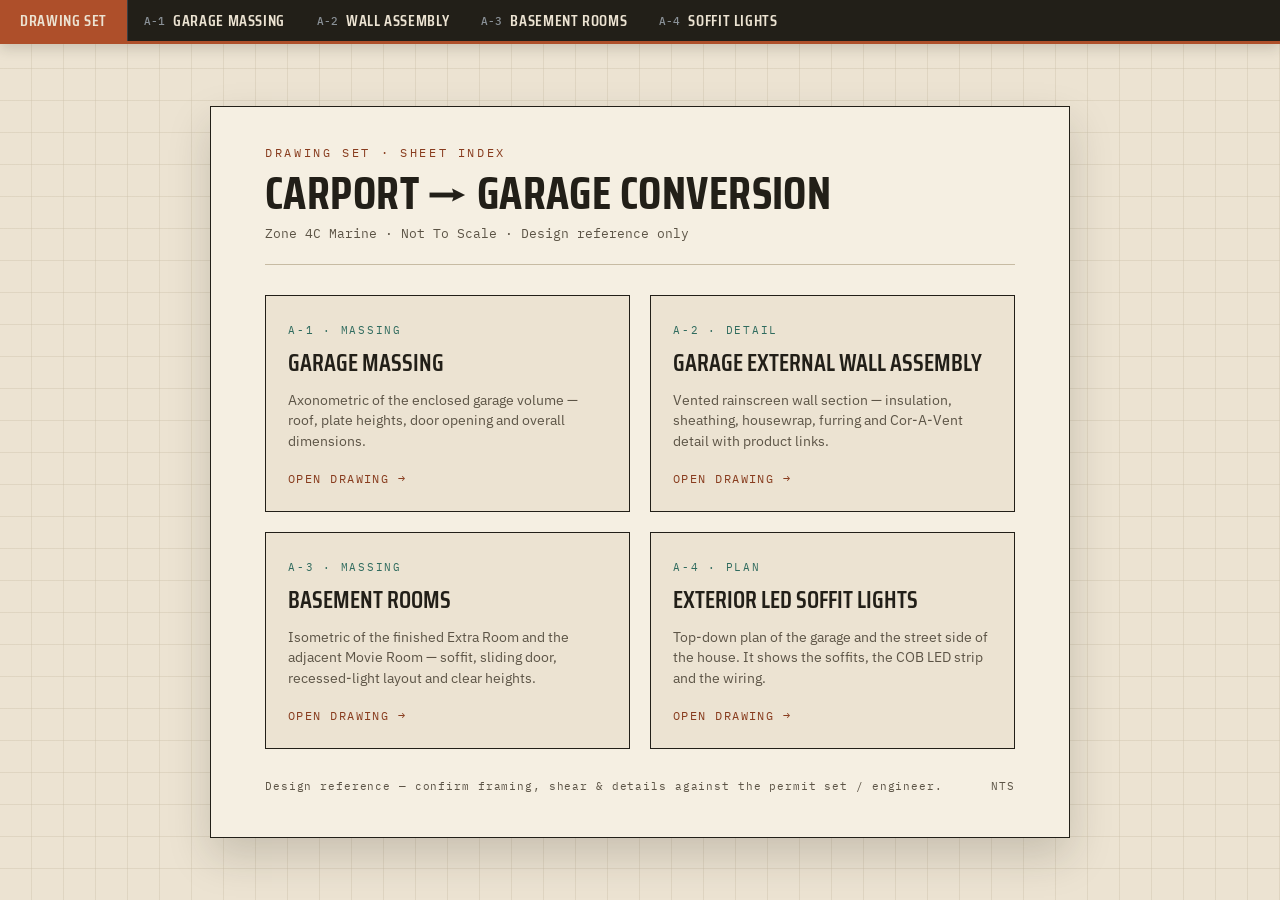
<file: index.html>
<!DOCTYPE html>
<html lang="en">

<head>
  <meta charset="UTF-8" />
  <meta name="viewport" content="width=device-width, initial-scale=1.0" />
  <title>Carport → Garage Conversion — Drawing Set</title>
  <meta name="robots" content="noindex" />
  <link rel="preconnect" href="https://fonts.googleapis.com" />
  <link rel="preconnect" href="https://fonts.gstatic.com" crossorigin />
  <link
    href="https://fonts.googleapis.com/css2?family=Saira+Condensed:wght@500;600;700&family=IBM+Plex+Mono:wght@400;500;600&family=IBM+Plex+Sans:wght@400;500;600&display=swap"
    rel="stylesheet" />
  <link rel="stylesheet" href="shared.css" />
  <style>
    body {
      min-height: 100vh;
      background:
        repeating-linear-gradient(0deg, transparent 0 31px, rgba(199, 187, 163, .35) 31px 32px),
        repeating-linear-gradient(90deg, transparent 0 31px, rgba(199, 187, 163, .35) 31px 32px),
        var(--paper);
      display: flex;
      flex-direction: column;
      align-items: center;
      justify-content: center;
      padding: 40px 20px;
    }

    .sheet {
      width: min(860px, 100%);
      box-shadow: 0 18px 40px rgba(34, 31, 24, .18);
      padding: 38px clamp(22px, 5vw, 54px) 44px;
    }

    .eyebrow {
      font-family: "IBM Plex Mono", monospace;
      font-size: 12px;
      letter-spacing: .22em;
      text-transform: uppercase;
      color: var(--rust-deep);
      margin: 0 0 10px;
    }

    h1 {
      font-family: "Saira Condensed", sans-serif;
      font-weight: 700;
      font-size: clamp(30px, 5vw, 46px);
      line-height: 1.02;
      letter-spacing: .01em;
      margin: 0 0 8px;
      text-transform: uppercase;
    }

    .sub {
      font-family: "IBM Plex Mono", monospace;
      font-size: 13px;
      color: var(--ink-soft);
      margin: 0 0 30px;
      padding-bottom: 22px;
      border-bottom: 1.5px solid var(--line);
    }

    .grid {
      display: grid;
      grid-template-columns: repeat(auto-fit, minmax(260px, 1fr));
      gap: 20px;
    }

    a.card {
      display: block;
      text-decoration: none;
      color: inherit;
      background: var(--paper);
      border: 1.5px solid var(--ink);
      padding: 22px 22px 24px;
      transition: transform .15s ease, box-shadow .15s ease;
    }

    a.card:hover {
      transform: translateY(-3px);
      box-shadow: 0 10px 22px rgba(34, 31, 24, .2);
    }

    .tag {
      font-family: "IBM Plex Mono", monospace;
      font-size: 11px;
      letter-spacing: .16em;
      text-transform: uppercase;
      color: var(--teal);
    }

    .card h2 {
      font-family: "Saira Condensed", sans-serif;
      font-weight: 600;
      text-transform: uppercase;
      font-size: 24px;
      margin: 6px 0 8px;
    }

    .card p {
      font-size: 14px;
      line-height: 1.45;
      color: var(--ink-soft);
      margin: 0 0 16px;
    }

    .go {
      font-family: "IBM Plex Mono", monospace;
      font-size: 12px;
      letter-spacing: .12em;
      text-transform: uppercase;
      color: var(--rust-deep);
    }

    .foot {
      margin-top: 30px;
      font-family: "IBM Plex Mono", monospace;
      font-size: 11px;
      letter-spacing: .08em;
      color: var(--ink-soft);
      display: flex;
      justify-content: space-between;
      flex-wrap: wrap;
      gap: 8px;
    }

    @media (prefers-reduced-motion: reduce) {
      a.card { transition: none; }
    }
  </style>
</head>

<body>
<nav class="drawnav" aria-label="Drawing set">
  <div class="drawnav-bar">
    <a class="home" href="index.html" aria-current="page">Drawing Set</a>
    <div class="sheets">
      <a href="garage-isometric.html"><span class="no">A-1</span>Garage Massing</a>
      <a href="wall-assembly-diagram.html"><span class="no">A-2</span>Wall Assembly</a>
      <a href="basement-rooms-isometric.html"><span class="no">A-3</span>Basement Rooms</a>
      <a href="exterior-led-soffit-lights.html"><span class="no">A-4</span>Soffit Lights</a>
    </div>
  </div>
</nav>
  <main class="sheet">
    <p class="eyebrow">Drawing Set · Sheet Index</p>
    <h1>Carport → Garage Conversion</h1>
    <p class="sub">Zone 4C Marine · Not To Scale · Design reference only</p>

    <div class="grid">
      <a class="card" href="garage-isometric.html">
        <span class="tag">A-1 · Massing</span>
        <h2>Garage Massing</h2>
        <p>Axonometric of the enclosed garage volume — roof, plate heights, door opening and overall dimensions.</p>
        <span class="go">Open drawing →</span>
      </a>

      <a class="card" href="wall-assembly-diagram.html">
        <span class="tag">A-2 · Detail</span>
        <h2>Garage External Wall Assembly</h2>
        <p>Vented rainscreen wall section — insulation, sheathing, housewrap, furring and Cor-A-Vent detail with product links.</p>
        <span class="go">Open drawing →</span>
      </a>

      <a class="card" href="basement-rooms-isometric.html">
        <span class="tag">A-3 · Massing</span>
        <h2>Basement Rooms</h2>
        <p>Isometric of the finished Extra Room and the adjacent Movie Room — soffit, sliding door, recessed-light layout and clear heights.</p>
        <span class="go">Open drawing →</span>
      </a>

      <a class="card" href="exterior-led-soffit-lights.html">
        <span class="tag">A-4 · Plan</span>
        <h2>Exterior LED Soffit Lights</h2>
        <p>Top-down plan of the garage and the street side of the house. It shows the soffits, the COB LED strip and the wiring.</p>
        <span class="go">Open drawing →</span>
      </a>
    </div>

    <div class="foot">
      <span>Design reference — confirm framing, shear &amp; details against the permit set / engineer.</span>
      <span>NTS</span>
    </div>
  </main>
</body>

</html>
</file>
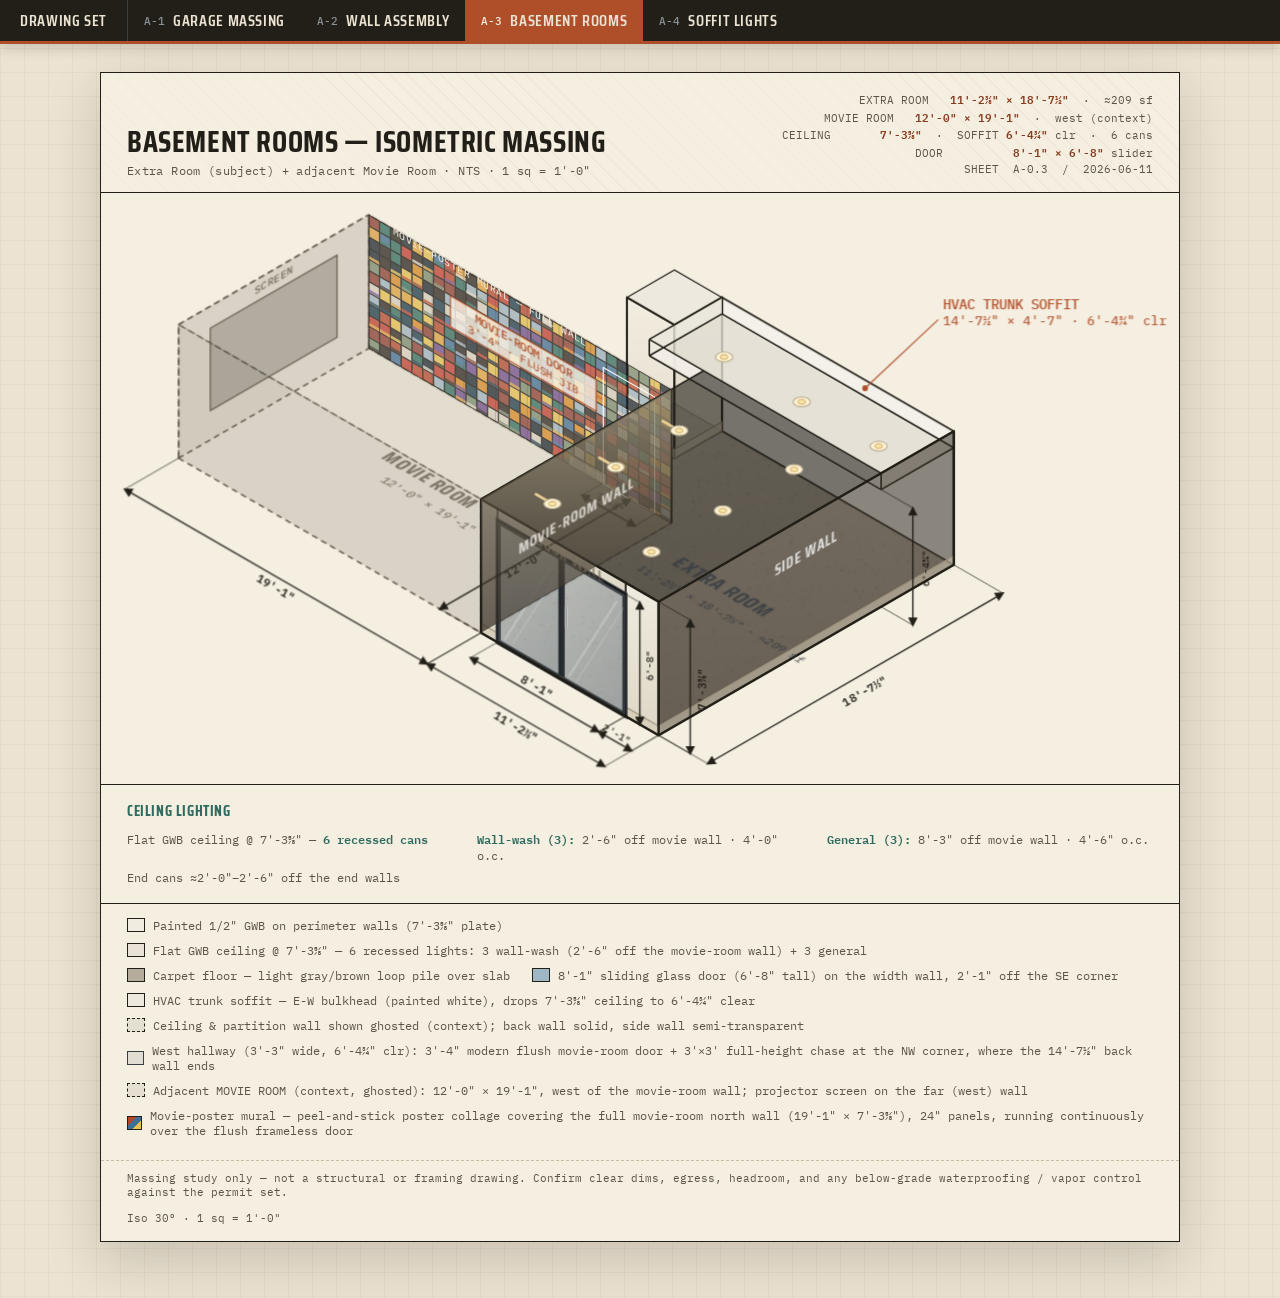
<file: basement-rooms-isometric.html>
<!DOCTYPE html>
<html lang="en">

<head>
  <meta charset="UTF-8" />
  <meta name="viewport" content="width=device-width, initial-scale=1.0" />
  <title>Basement Extra Room — Isometric Massing</title>
  <link rel="preconnect" href="https://fonts.googleapis.com" />
  <link rel="preconnect" href="https://fonts.gstatic.com" crossorigin />
  <link
    href="https://fonts.googleapis.com/css2?family=Saira+Condensed:wght@500;600;700&family=IBM+Plex+Mono:wght@400;500;600&family=IBM+Plex+Sans:wght@400;500;600&display=swap"
    rel="stylesheet" />
  <link rel="stylesheet" href="shared.css" />
  <link rel="stylesheet" href="isometric.css" />
  <style>
    /* Page-specific color tokens (drywall, floor, glazing, frames) */
    :root {
      --gwb: #e8e3d6;
      --gwb-dk: #d6cfbd;
      --floor: #c9a878;
      --floor-dk: #a8854f;
      --floor-lt: #e3cda3;
      --glass: #9fb6c4;
      --frame: #3a3f43;
      --frame-dk: #1b1d1f;
    }

    body {
      background-image:
        linear-gradient(rgba(199, 187, 163, .20) 1px, transparent 1px),
        linear-gradient(90deg, rgba(199, 187, 163, .20) 1px, transparent 1px);
      background-size: 24px 24px;
      padding: 28px 20px 56px;
    }

    .sheet {
      max-width: 1080px;
      margin: 0 auto;
      box-shadow: 0 18px 50px rgba(34, 31, 24, .18);
    }

    /* ceiling-lighting specs written below the diagram */
    .lightspec {
      padding: 14px 26px 16px;
      border-top: 1.5px solid var(--ink);
    }

    .lightspec h3 {
      font-family: "Saira Condensed", sans-serif;
      font-weight: 700;
      text-transform: uppercase;
      letter-spacing: .04em;
      font-size: 15px;
      color: var(--teal);
      margin: 0 0 8px;
    }

    .lightspec .rows {
      display: grid;
      grid-template-columns: repeat(auto-fit, minmax(250px, 1fr));
      gap: 5px 24px;
      font-family: "IBM Plex Mono", monospace;
      font-size: 11.5px;
      line-height: 1.45;
      color: var(--ink-soft);
    }

    .lightspec .rows b {
      color: var(--teal);
      font-weight: 600;
    }
  </style>
</head>

<body>
<nav class="drawnav" aria-label="Drawing set">
  <div class="drawnav-bar">
    <a class="home" href="index.html">Drawing Set</a>
    <div class="sheets">
      <a href="garage-isometric.html"><span class="no">A-1</span>Garage Massing</a>
      <a href="wall-assembly-diagram.html"><span class="no">A-2</span>Wall Assembly</a>
      <a href="basement-rooms-isometric.html" aria-current="page"><span class="no">A-3</span>Basement Rooms</a>
      <a href="exterior-led-soffit-lights.html"><span class="no">A-4</span>Soffit Lights</a>
    </div>
  </div>
</nav>
  <div class="sheet">
    <header class="tb">
      <div>
        <h1>Basement Rooms — Isometric Massing</h1>
        <div class="sub">Extra Room (subject) + adjacent Movie Room · NTS · 1 sq = 1'-0"</div>
      </div>
      <div class="stamp">
        EXTRA ROOM&nbsp;&nbsp; <b>11'-2⅜" × 18'-7½"</b> &nbsp;·&nbsp; ≈209 sf<br />
        MOVIE ROOM&nbsp;&nbsp; <b>12'-0" × 19'-1"</b> &nbsp;·&nbsp; west (context)<br />
        CEILING&nbsp;&nbsp;&nbsp;&nbsp;&nbsp;&nbsp; <b>7'-3⅝"</b> &nbsp;·&nbsp; SOFFIT <b>6'-4¾"</b> clr &nbsp;·&nbsp; 6 cans<br />
        DOOR&nbsp;&nbsp;&nbsp;&nbsp;&nbsp;&nbsp;&nbsp;&nbsp;&nbsp; <b>8'-1" × 6'-8"</b> slider<br />
        SHEET &nbsp;A-0.3 &nbsp;/&nbsp; 2026-06-11
      </div>
    </header>

    <div class="drawing">
      <svg id="iso" viewBox="0 0 1080 660" role="img" aria-label="Isometric massing diagram of the Basement Rooms — the Extra Room and the adjacent Movie Room">
        <defs>
          <marker id="arr" viewBox="0 0 10 10" refX="8" refY="5" markerWidth="7" markerHeight="7"
            orient="auto-start-reverse">
            <path d="M0,0 L10,5 L0,10 z" fill="#221F18" />
          </marker>
          <linearGradient id="gFloor" x1="0" y1="1" x2="0" y2="0">
            <stop offset="0" stop-color="#a89e90" />
            <stop offset="1" stop-color="#c7bfb2" />
          </linearGradient>
          <linearGradient id="gWallF" x1="0" y1="1" x2="0" y2="0">
            <stop offset="0" stop-color="#ded7c6" />
            <stop offset="1" stop-color="#f1ece0" />
          </linearGradient>
          <linearGradient id="gWallS" x1="0" y1="1" x2="0" y2="0">
            <stop offset="0" stop-color="#cdc6b3" />
            <stop offset="1" stop-color="#e2dccc" />
          </linearGradient>
          <linearGradient id="gGlass" x1="0" y1="0" x2="1" y2="1">
            <stop offset="0" stop-color="#bcccd6" />
            <stop offset="1" stop-color="#8aa3b3" />
          </linearGradient>
          <!-- wall-wash glow: warm, strongest near the ceiling, fading toward the floor -->
          <linearGradient id="gWash" x1="0" y1="0" x2="0" y2="1">
            <stop offset="0" stop-color="#fff0c4" stop-opacity=".42" />
            <stop offset=".55" stop-color="#fff0c4" stop-opacity=".15" />
            <stop offset="1" stop-color="#fff0c4" stop-opacity="0" />
          </linearGradient>
        </defs>
        <!-- drawn by script -->
      </svg>
    </div>

    <div class="lightspec">
      <h3>Ceiling Lighting</h3>
      <div class="rows">
        <span>Flat GWB ceiling @ 7'-3⅝" — <b>6 recessed cans</b></span>
        <span><b>Wall-wash (3):</b> 2'-6" off movie wall · 4'-0" o.c.</span>
        <span><b>General (3):</b> 8'-3" off movie wall · 4'-6" o.c.</span>
        <span>End cans ≈2'-0"–2'-6" off the end walls</span>
      </div>
    </div>

    <div class="legend">
      <div class="it"><span class="sw" style="background:#f1ece0"></span>Painted 1/2" GWB on perimeter walls (7'-3⅝"
        plate)</div>
      <div class="it"><span class="sw" style="background:#e8e3d6"></span>Flat GWB ceiling @ 7'-3⅝" — 6 recessed lights:
        3 wall-wash (2'-6" off the movie-room wall) + 3 general</div>
      <div class="it"><span class="sw" style="background:#b6ac9c"></span>Carpet floor — light gray/brown loop pile over
        slab</div>
      <div class="it"><span class="sw" style="background:#9fb6c4"></span>8'-1" sliding glass door (6'-8" tall) on the
        width wall, 2'-1" off the SE corner</div>
      <div class="it"><span class="sw" style="background:#ece8de"></span>HVAC trunk soffit — E-W bulkhead (painted white), drops 7'-3⅝"
        ceiling to 6'-4¾" clear</div>
      <div class="it"><span class="sw" style="border-style:dashed;background:rgba(92,84,70,.10)"></span>Ceiling &amp;
        partition wall shown ghosted (context); back wall solid, side wall semi-transparent</div>
      <div class="it"><span class="sw" style="background:rgba(58,63,67,.10);border-color:#3a3f43"></span>West hallway (3'-3"
        wide, 6'-4¾" clr): 3'-4" modern flush movie-room door + 3'×3' full-height chase at the NW corner, where the 14'-7½" back wall ends</div>
      <div class="it"><span class="sw" style="border-style:dashed;background:rgba(92,84,70,.10)"></span>Adjacent MOVIE ROOM
        (context, ghosted): 12'-0" × 19'-1", west of the movie-room wall; projector screen on the far (west) wall</div>
      <div class="it"><span class="sw"
          style="background:linear-gradient(135deg,#b5462a 0 33%,#3f6e96 33% 66%,#e8c14e 66%)"></span>Movie-poster mural
        — peel-and-stick poster collage covering the full movie-room north wall (19'-1" × 7'-3⅝"), 24" panels, running
        continuously over the flush frameless door</div>
    </div>

    <footer class="fn">
      <span>Massing study only — not a structural or framing drawing. Confirm clear dims, egress, headroom, and any
        below-grade waterproofing / vapor control against the permit set.</span>
      <span>Iso 30° · 1 sq = 1'-0"</span>
    </footer>
  </div>

  <script>
    (function () {
      const S = 16, A = Math.PI / 6;
      const ux = [Math.cos(A) * S, Math.sin(A) * S];   // +X width (door wall) -> right & down
      const uy = [Math.cos(A) * S, -Math.sin(A) * S];   // +Y depth            -> right & up
      const uz = [0, -S];                            // +Z height           -> up
      const O = [360, 470];

      // ---- dimensions (from the basement plan) ----
      const W = 11.2;              // width  (door wall, X)         11'-2 3/8"
      const D = 18 + 7.5 / 12;     // full depth, right wall (Y)    18'-7 1/2"
      const LW = 12;               // LEFT wall solid length (X=0, Y=0..LW)  12'-0"
      const H = 7 + 3.6 / 12;      // ceiling height (Z)            7'-3 5/8"  (≈ 7.3')
      // 8'-1" sliding glass door on the south wall, set 2'-1" off the SE corner
      const DW = 8 + 1 / 12, DHt = 80 / 12;   // 8'-1" wide x 6'-8" tall
      const JmbR = 2 + 1 / 12;                // 2'-1" jamb at the right (E) corner
      const DGx1 = W - JmbR;                  // 9.117
      const DGx0 = DGx1 - DW;                 // 1.034  (left jamb ≈ 1'-0 3/8")
      const DMx = (DGx0 + DGx1) / 2;          // meeting stile (two 4'-0 1/2" leaves)
      // HVAC trunk soffit: E-W bulkhead, 4'-7" wide (N-S), butting the back wall; 14'-7½" long measured from the right wall
      const S47 = 4 + 7 / 12;                 // 4'-7" soffit width (N-S)
      const SFy1 = D;                         // soffit north face butts the back wall
      const SFy0 = D - S47;                   // 14.042  soffit south (room-side) face; ≈ 2'-0½" of flat ceiling between it and the 12' wall
      const SLen = 14 + 7.5 / 12;             // 14'-7½" soffit length (E-W), measured from the right wall
      const SFx1 = W;                         // east end at the right (east) wall
      const SFx0 = W - SLen;                  // -3.425  west end runs past the open left side, into the hallway
      const SFz = 6 + 4.8 / 12;               // 6'-4 3/4" clear under the soffit (≈ 6.4'); drop ≈ 10 7/8"
      // ---- WEST HALLWAY (fills the open west side, X<0; clear ht = soffit, 6'-4¾") ----
      const HWx = SFx0;            // -3.425  west face of the drawn hallway slice (= soffit/floor west edge)
      const HWyS = LW;             // 12      hallway south wall = partition north end = movie-room wall line
      const HW = 3.3;              // 3'-3"   hallway N-S width (band Y = 12 .. 15.3)
      const HWyN = LW + HW;        // 15.3    hallway north wall = start of the corner jog
      const HWz = SFz;             // 6'-4¾"  hallway clear ceiling (under the soffit)
      const MOW = 3 + 4 / 12;      // 3'-4"   movie-room door opening width (E-W, along X) in the Y=12 wall
      const MOx1 = -1, MOx0 = MOx1 - MOW; // opening spans X = -4.33 .. -1 (moved 1'-0" west of the partition)
      // ---- 3'×3' full-height GWB CHASE at the NW: BEGINS where the 14'-7½" back wall ENDS (X=SFx0) and projects WEST ----
      const CHW = 3;               // 3'-0"   chase plan size (E-W and N-S)
      const CHx1 = SFx0;           // -3.425  chase EAST face = back wall west end (where the wall ends / chase begins)
      const CHx0 = SFx0 - CHW;     // -6.425  chase WEST face (footprint bumps out west, past the hallway line)
      const CHy1 = D;              // chase NORTH face is coplanar with the back wall
      const CHy0 = D - CHW;        // 15.625  chase SOUTH face

      function p(x, y, z) {
        return [O[0] + x * ux[0] + y * uy[0] + z * uz[0],
        O[1] + x * ux[1] + y * uy[1] + z * uz[1]];
      }
      const f = n => (Math.round(n * 100) / 100);
      const ps = a => a.map(P => f(P[0]) + "," + f(P[1])).join(" ");
      let out = [];
      const poly = (pts, attr) => out.push(`<polygon points="${ps(pts)}" ${attr}/>`);
      const line = (a, b, attr) => out.push(`<line x1="${f(a[0])}" y1="${f(a[1])}" x2="${f(b[0])}" y2="${f(b[1])}" ${attr}/>`);
      const text = (P, t, attr) => out.push(`<text x="${f(P[0])}" y="${f(P[1])}" ${attr}>${t}</text>`);
      const rtext = (P, ang, t, attr) => out.push(`<text x="${f(P[0])}" y="${f(P[1])}" transform="rotate(${f(ang)} ${f(P[0])} ${f(P[1])})" ${attr}>${t}</text>`);
      // surface label: baseline follows the isometric axis but glyphs stay vertical (skewY about P)
      const vtext = (P, ang, t, attr) => out.push(`<text x="${f(P[0])}" y="${f(P[1])}" transform="translate(${f(P[0])} ${f(P[1])}) skewY(${f(ang)}) translate(${f(-P[0])} ${f(-P[1])})" ${attr}>${t}</text>`);
      // floor-plane label: text is sheared into the Z=0 (XY) plane so it reads as if inscribed on the
      // floor — baseline ∥ +X axis (down-right), letters standing toward +Y. P is the screen anchor.
      const fcos = Math.cos(A), fsin = Math.sin(A);
      const ftext = (P, t, attr) => out.push(`<text transform="matrix(${f(fcos)} ${f(fsin)} ${f(-fcos)} ${f(fsin)} ${f(P[0])} ${f(P[1])})" ${attr}>${t}</text>`);
      const angX = Math.atan2(ux[1], ux[0]) * 180 / Math.PI;   // +30°  X / door-wall axis (down-right)
      const angY = Math.atan2(uy[1], uy[0]) * 180 / Math.PI;   // -30°  Y / side-wall axis (up-right)

      out.push('<g class="anim a1">');

      /* ===== CARPET FLOOR — drawn FIRST so it is the bottom-most layer (everything sits on top) ===== */
      // full room rectangle W×D plus the hallway strip west of the partition (X = CHx0..0, Y = LW..D),
      // so the room and the hallway beyond read as the same continuous carpet
      poly([p(0, 0, 0), p(W, 0, 0), p(W, D, 0), p(CHx0, D, 0), p(CHx0, LW, 0), p(0, LW, 0)],
        'fill="url(#gFloor)" stroke="#7d7569" stroke-width="1.2"');
      // carpet pile texture — fine random flecks (gray + brown), gives a soft loop look
      let seed = 7;
      const rnd = () => (seed = (seed * 1103515245 + 12345) & 0x7fffffff) / 0x7fffffff;
      const flecks = ['#9a9082', '#b6ac9c', '#8f8474', '#c2bbac'];
      for (let i = 0; i < 1700; i++) {
        let fx = CHx0 + rnd() * (W - CHx0);   // span the hallway strip (extended west) too
        let fy = rnd() * D;
        if (fx < 0 && fy < LW) continue;       // outside the carpet (south of the partition, in the hallway)
        let q = p(fx, fy, 0);
        out.push(`<circle cx="${f(q[0])}" cy="${f(q[1])}" r="${f(0.6 + rnd() * 0.7)}" fill="${flecks[i & 3]}" opacity="${f(0.18 + rnd() * 0.22)}"/>`);
      }

      /* ===== ADJACENT MOVIE ROOM (context, west of the Movie-Room Wall) — ghosted massing ===== */
      // 12'-0" (N-S, the shared partition wall) × 19'-1" (E-W, extending west). Drawn FIRST so the
      // nearer extra-room walls / partition paint over the shared X=0 edge.
      const MRL = 19 + 1 / 12;      // 19'-1" movie-room length (E-W, to the west)
      const MRx0 = -MRL;            // -19.08  west (screen) wall
      const MRyN = LW;              // 12'-0"  north wall (Y=12, hallway / movie-room-door side)
      {
        const gMF = 'fill="rgba(92,84,70,.06)" stroke="#5C5446" stroke-width="1" stroke-dasharray="5 4"';
        const gMW = 'fill="rgba(92,84,70,.12)" stroke="#5C5446" stroke-width="1" stroke-dasharray="5 4"';
        const gME = 'stroke="#5C5446" stroke-width="1.2" stroke-dasharray="5 4" fill="none"';
        poly([p(MRx0, 0, 0), p(0, 0, 0), p(0, MRyN, 0), p(MRx0, MRyN, 0)], gMF);            // floor
        poly([p(MRx0, 0, H), p(0, 0, H), p(0, MRyN, H), p(MRx0, MRyN, H)], gMF);            // ceiling
        poly([p(MRx0, 0, 0), p(0, 0, 0), p(0, 0, H), p(MRx0, 0, H)], gMW);                  // south wall (Y=0, faces viewer)
        poly([p(MRx0, 0, 0), p(MRx0, MRyN, 0), p(MRx0, MRyN, H), p(MRx0, 0, H)], gMW);       // west / screen wall (X=MRx0)
        poly([p(MRx0, MRyN, 0), p(0, MRyN, 0), p(0, MRyN, H), p(MRx0, MRyN, H)], gMW); // north wall — one continuous piece (door framing painted over it later)
        line(p(MRx0, 0, 0), p(MRx0, 0, H), gME);        // SW corner arris
        line(p(MRx0, MRyN, 0), p(MRx0, MRyN, H), gME);  // NW corner arris
        line(p(MRx0, 0, H), p(MRx0, MRyN, H), gME);     // west-end top edge
        // projector screen on the far (west) wall — ~8'-0" wide × 4'-6" tall, centered
        poly([p(MRx0, 2, 1.6), p(MRx0, 10, 1.6), p(MRx0, 10, 6.1), p(MRx0, 2, 6.1)],
          'fill="rgba(34,31,24,.22)" stroke="#5C5446" stroke-width="1"');
        vtext(p(MRx0, MRyN / 2, 6.55), angY, 'SCREEN',
          'class="lbl" font-size="9" fill="#5C5446" text-anchor="middle" opacity=".85"');
        // (MOVIE-POSTER MURAL is drawn LATER — in the WEST HALLWAY group, AFTER the chase / soffit —
        //  so the Y=12 movie-room wall correctly OCCLUDES everything behind it, e.g. the NW chase.)
      }

      /* ===== GHOSTED ENCLOSURE (far walls + ceiling) — carpet floor already drawn first, above ===== */
      // ghosted far walls + ceiling so the box reads as an enclosed room
      // BACK wall (Y=D), 14'-7½" — SOLID, painted white (subtle gradient keeps the plane reading)
      poly([p(SFx0, D, 0), p(W, D, 0), p(W, D, H), p(SFx0, D, H)],
        'fill="#f4f1ea" stroke="#221F18" stroke-width="1.4"');
      // PARTITION (movie-room) wall fill is drawn LATER, after the door — it is nearer the eye than the
      // door (X=0 vs the door at X<0, Y=12), so the wall must paint over / occlude the door.
      // north of the partition (Y=LW..D) the west side is open to the hallway
      // CEILING (flat @ H) fill is drawn LATER — after the soffit and ending at the soffit's south face (see below).
      // left wall ENDS at 12'-0"; north of it (Y=LW..D) is open — hallway treatment to be added later
      // (recessed ceiling lights drawn LAST — see end of script — so they sit on top of everything)
      out.push('</g>');

      /* ===== FRONT / DOOR WALL (Y=0) — GWB around the sliding door + glass ===== */
      out.push('<g class="anim a3">');
      const wallF = 'fill="url(#gWallF)" stroke="#221F18" stroke-width="1.4"';
      // wall built around the opening: left jamb panel, right jamb panel, header
      poly([p(0, 0, 0), p(DGx0, 0, 0), p(DGx0, 0, H), p(0, 0, H)], wallF);            // left panel
      poly([p(DGx1, 0, 0), p(W, 0, 0), p(W, 0, H), p(DGx1, 0, H)], wallF);            // right panel
      poly([p(DGx0, 0, DHt), p(DGx1, 0, DHt), p(DGx1, 0, H), p(DGx0, 0, H)], wallF);   // header
      // baseboard on the two solid panels
      poly([p(0, 0, 0), p(DGx0, 0, 0), p(DGx0, 0, 0.5), p(0, 0, 0.5)], 'fill="#d9d0bb" stroke="#9b9078" stroke-width="1"');
      poly([p(DGx1, 0, 0), p(W, 0, 0), p(W, 0, 0.5), p(DGx1, 0, 0.5)], 'fill="#d9d0bb" stroke="#9b9078" stroke-width="1"');

      // ---- 8'-1" SLIDING GLASS DOOR (two 4'-0½" leaves) — clear glazing reveals the carpet behind ----
      // NOTE: no opaque backing behind the glass, so the room floor (drawn earlier in a1) reads through it
      const fr = 0.16;                       // frame face width
      function leaf(x0, x1) {
        // transparent glazing (low fill-opacity so the carpet shows through)
        poly([p(x0 + fr, 0, fr), p(x1 - fr, 0, fr), p(x1 - fr, 0, DHt - fr), p(x0 + fr, 0, DHt - fr)],
          'fill="url(#gGlass)" fill-opacity=".4" stroke="#2c3338" stroke-width="1.2"');
        // glass reflection streaks
        line(p(x0 + 0.45, 0, fr + 0.2), p(x1 - 0.55, 0, DHt - fr - 0.5),
          'stroke="#ffffff" stroke-width="2" opacity=".22"');
        line(p(x0 + 0.95, 0, fr + 0.2), p(x1 - 0.05, 0, DHt - fr - 0.5),
          'stroke="#ffffff" stroke-width="1.2" opacity=".14"');
      }
      leaf(DGx0, DMx);   // left leaf (fixed)
      leaf(DMx, DGx1);   // right leaf (slider)
      // outer frame as a BORDER only (fill="none") so it never blocks the view through the glazing
      poly([p(DGx0, 0, 0), p(DGx1, 0, 0), p(DGx1, 0, DHt), p(DGx0, 0, DHt)],
        'fill="none" stroke="var(--frame)" stroke-width="3.4"');
      poly([p(DGx0, 0, 0), p(DGx1, 0, 0), p(DGx1, 0, DHt), p(DGx0, 0, DHt)],
        'fill="none" stroke="var(--frame-dk)" stroke-width="1.2"');
      // meeting stile + interlock
      poly([p(DMx - 0.09, 0, fr), p(DMx + 0.09, 0, fr), p(DMx + 0.09, 0, DHt - fr), p(DMx - 0.09, 0, DHt - fr)],
        'fill="#2b3034" stroke="#15181a" stroke-width=".8"');
      // head + sill track emphasis
      line(p(DGx0, 0, 0), p(DGx1, 0, 0), 'stroke="#15181a" stroke-width="2.6"');
      line(p(DGx0, 0, DHt), p(DGx1, 0, DHt), 'stroke="#15181a" stroke-width="1.8"');
      // pull handle on the slider leaf
      const hX = DMx + 0.28;
      line(p(hX, 0, 3.0), p(hX, 0, 4.1), 'stroke="#d8d8d8" stroke-width="2.4"');
      line(p(hX, 0, 3.0), p(hX, 0, 4.1), 'stroke="#7d8186" stroke-width="1"');
      out.push('</g>');

      /* ===== HVAC TRUNK SOFFIT — E-W bulkhead at the north, drops ceiling 7'-3⅝" → 6'-4¾" ===== */
      out.push('<g class="anim a4">');
      // ---- 3'×3' full-height GWB CHASE (HVAC riser) at the NW corner: butts the back wall's west end, projects west ----
      // drawn FIRST (it is the farthest element here) so the nearer soffit/walls paint over the shared X=SFx0 edge.
      // visible faces: SOUTH (Y=CHy0, faces viewer), EAST (X=CHx1, faces the hallway), TOP (Z=H). N/W faces hidden.
      poly([p(CHx0, CHy0, 0), p(CHx1, CHy0, 0), p(CHx1, CHy0, H), p(CHx0, CHy0, H)],
        'fill="url(#gWallF)" fill-opacity=".7" stroke="#221F18" stroke-width="1.3"');     // south face
      poly([p(CHx1, CHy0, 0), p(CHx1, CHy1, 0), p(CHx1, CHy1, H), p(CHx1, CHy0, H)],
        'fill="url(#gWallS)" fill-opacity=".55" stroke="#221F18" stroke-width="1.3"');    // east face (hallway side)
      poly([p(CHx0, CHy0, H), p(CHx1, CHy0, H), p(CHx1, CHy1, H), p(CHx0, CHy1, H)],
        'fill="#ece8de" fill-opacity=".8" stroke="#221F18" stroke-width="1"');            // top
      const CHE = 'stroke="#221F18" stroke-width="1.7" fill="none"';
      line(p(CHx1, CHy0, 0), p(CHx1, CHy0, H), CHE);   // SE vertical arris (nearest corner)
      line(p(CHx0, CHy0, 0), p(CHx0, CHy0, H), CHE);   // SW vertical arris
      line(p(CHx1, CHy1, 0), p(CHx1, CHy1, H), CHE);   // NE vertical arris (meets back wall end)
      line(p(CHx0, CHy0, H), p(CHx1, CHy0, H), CHE);   // top south edge
      line(p(CHx1, CHy0, H), p(CHx1, CHy1, H), CHE);   // top east edge
      poly([p(CHx0, CHy0, 0), p(CHx1, CHy0, 0), p(CHx1, CHy0, 0.5), p(CHx0, CHy0, 0.5)],
        'fill="#d9d0bb" fill-opacity=".7" stroke="#9b9078" stroke-width="1"');            // south baseboard
      poly([p(CHx1, CHy0, 0), p(CHx1, CHy1, 0), p(CHx1, CHy1, 0.5), p(CHx1, CHy0, 0.5)],
        'fill="#d9d0bb" fill-opacity=".7" stroke="#9b9078" stroke-width="1"');            // east baseboard
      // soffit painted white, slightly transparent — FILL ONLY (faces graded south > west > underside);
      // every border line is drawn exactly once below (the face polys used to stroke their outlines too,
      // tripling some edges).
      poly([p(SFx0, SFy0, SFz), p(SFx1, SFy0, SFz), p(SFx1, SFy1, SFz), p(SFx0, SFy1, SFz)],
        'fill="#e3ded3" fill-opacity=".8" stroke="none"');   // bottom (underside) @ z=SFz
      poly([p(SFx0, SFy0, SFz), p(SFx1, SFy0, SFz), p(SFx1, SFy0, H), p(SFx0, SFy0, H)],
        'fill="#f4f1ea" fill-opacity=".8" stroke="none"');   // south (room-side) face
      poly([p(SFx0, SFy0, SFz), p(SFx0, SFy1, SFz), p(SFx0, SFy1, H), p(SFx0, SFy0, H)],
        'fill="#ece8de" fill-opacity=".8" stroke="none"');   // west end cap (runs out into the hallway)
      // ---- soffit border lines, each drawn ONCE ----
      const SE = 'stroke="#221F18" stroke-width="1.4" fill="none"';
      // visible underside outline: front + west arrises, and the far edges where it meets the back/side walls
      line(p(SFx0, SFy0, SFz), p(SFx1, SFy0, SFz), SE);   // underside front (south arris)
      line(p(SFx0, SFy0, SFz), p(SFx0, SFy1, SFz), SE);   // underside west
      line(p(SFx0, SFy1, SFz), p(SFx1, SFy1, SFz), SE);   // underside north (on the back wall)
      line(p(SFx1, SFy0, SFz), p(SFx1, SFy1, SFz), SE);   // underside east (on the side wall)
      // visible south-face verticals + top (ceiling line) and the west-end top
      line(p(SFx0, SFy0, SFz), p(SFx0, SFy0, H), SE);     // SW vertical (near-left corner arris)
      line(p(SFx1, SFy0, SFz), p(SFx1, SFy0, H), SE);     // SE vertical
      line(p(SFx0, SFy0, H), p(SFx1, SFy0, H), SE);       // south top (ceiling line)
      line(p(SFx0, SFy0, H), p(SFx0, SFy1, H), SE);       // west-end top
      // The hidden back/top edges (east-top, north-top, NE & NW verticals) are intentionally NOT redrawn:
      // they coincide with the already-solid back-wall top, side-wall top, building back corner, and chase arris.
      // ceiling's left (X=0) edge from the partition end back to the soffit's south face — SOLID; it stops
      // where it meets the top of the soffit (no line continues across the soffit top).
      line(p(0, LW, H), p(0, SFy0, H), SE);
      // CEILING (flat @ H, black tint) — drawn here so it sits ON TOP of the soffit, and ENDS at the soffit's
      // south face (Y=SFy0); north of there the ceiling is the dropped soffit, not the flat ceiling.
      poly([p(0, 0, H), p(W, 0, H), p(W, SFy0, H), p(0, SFy0, H)], 'fill="rgba(34,31,24,.6)" stroke="none"');
      out.push('</g>');

      /* ===== RIGHT SIDE WALL (X=W) — semi-transparent GWB; drawn AFTER the soffit so the nearest
              plane (X=W) sits OVER the soffit's east end (see the room / back wall through it) ===== */
      out.push('<g class="anim a2">');
      poly([p(W, 0, 0), p(W, D, 0), p(W, D, H), p(W, 0, H)],
        'fill="#332c24" fill-opacity=".55" stroke="#221F18" stroke-width="1.4"');
      // baseboard
      poly([p(W, 0, 0), p(W, D, 0), p(W, D, 0.5), p(W, 0, 0.5)],
        'fill="#cfc6b1" fill-opacity=".55" stroke="#9b9078" stroke-width="1"'); // baseboard
      out.push('</g>');

      /* ===== WEST HALLWAY + FRAMED MOVIE-ROOM OPENING (fills the open west side) ===== */
      out.push('<g class="anim a4">');
      // (the X=0 plane north of the 12'-0" partition is open to the hallway — no wall/opening drawn here)
      // (the chase itself is drawn earlier, in the soffit group, at the NW corner west of X=SFx0)
      // --- MOVIE-POSTER MURAL — peel-and-stick poster collage surfacing the ENTIRE movie-room north
      //     wall (Y=12, X=MRx0..0 × Z=0..H), running continuously over the flush door. Drawn HERE,
      //     AFTER the chase / soffit / hallway, so the Y=12 wall correctly OCCLUDES everything behind
      //     it; the baseboard, door reveal, handle and labels (all later) sit on top. ---
      out.push('<g opacity=".7">');
      poly([p(MRx0, HWyS, 0), p(0, HWyS, 0), p(0, HWyS, H), p(MRx0, HWyS, H)],
        'fill="#14110c" stroke="none"');                                                         // mural backing
      {
        const pal = ['#1c2630', '#b5462a', '#d98a23', '#e8c14e', '#2f6b5e', '#3f6e96', '#8a3b2e',
          '#d9d2c2', '#c43d2e', '#1a3a4a', '#e0a33b', '#7a8a6b', '#2a2420', '#9fb6c4', '#6e4b8a'];
        let ms = 91;                                // deterministic pseudo-random collage
        const mr = () => (ms = (ms * 1103515245 + 12345) & 0x7fffffff) / 0x7fffffff;
        const Wm = -MRx0;                           // 19'-1" wall length
        const cols = Math.round(Wm / 0.68), rows = Math.round(H / 0.62), gp = 0.022;
        const cw = Wm / cols, ch = H / rows;
        for (let r = 0; r < rows; r++) for (let c = 0; c < cols; c++) {
          const x0 = MRx0 + c * cw, x1 = x0 + cw, z0 = r * ch, z1 = z0 + ch;
          poly([p(x0 + gp, HWyS, z0 + gp), p(x1 - gp, HWyS, z0 + gp), p(x1 - gp, HWyS, z1 - gp), p(x0 + gp, HWyS, z1 - gp)],
            `fill="${pal[Math.floor(mr() * pal.length)]}" stroke="#100d09" stroke-width=".5"`);
          if (mr() < 0.45) {                        // title / art band across the lower part of some posters
            const zb = z0 + gp + (ch - 2 * gp) * 0.3;
            poly([p(x0 + gp, HWyS, z0 + gp), p(x1 - gp, HWyS, z0 + gp), p(x1 - gp, HWyS, zb), p(x0 + gp, HWyS, zb)],
              `fill="${pal[Math.floor(mr() * pal.length)]}" fill-opacity=".85" stroke="none"`);
          }
        }
        // faint vertical peel-and-stick panel seams every 24"
        for (let sx = MRx0 + 2; sx < 0; sx += 2)
          line(p(sx, HWyS, 0), p(sx, HWyS, H), 'stroke="#0d0b08" stroke-width=".5" opacity=".4"');
      }
      out.push('</g>');
      vtext(p(MRx0 * 0.6, HWyS, H - 0.32), angX, 'MOVIE-POSTER MURAL — FULL WALL',
        'class="lbl" font-size="8.5" fill="#efe9da" text-anchor="middle" opacity=".92"');
      poly([p(CHx0, HWyS, 0), p(MOx0, HWyS, 0), p(MOx0, HWyS, 0.5), p(CHx0, HWyS, 0.5)],
        'fill="#d9d0bb" fill-opacity=".7" stroke="#9b9078" stroke-width="1"');                    // west baseboard
      // --- movie-room door: FLUSH, FRAMELESS jib door (3'-4") — the wallpaper runs continuously
      //     over it, so the leaf reads only as a white saw-cut reveal + the handle ---
      const dj = 0.045;                                                                          // thin reveal gap
      const dsx0 = MOx0 + dj, dsx1 = MOx1 - dj, dsz = HWz - dj;                                  // flush leaf extent
      poly([p(dsx0, HWyS, 0), p(dsx1, HWyS, 0), p(dsx1, HWyS, dsz), p(dsx0, HWyS, dsz)],
        'fill="none" stroke="#ffffff" stroke-width="1" opacity=".9"');                           // flush door reveal — white border
      // lever handle + rose on the latch (west / left) side, ≈36" AFF
      const hrz = 3.0, hrx = dsx0 + 0.16, hp = p(hrx, HWyS, hrz);
      out.push(`<circle cx="${f(hp[0])}" cy="${f(hp[1])}" r="2" fill="#5C5446"/>`);
      line(p(hrx, HWyS, hrz), p(hrx + 0.5, HWyS, hrz), 'stroke="#5C5446" stroke-width="2.6"');    // lever
      // PARTITION (movie-room) wall fill — drawn AFTER the door so the nearer wall (X=0) occludes it
      poly([p(0, 0, 0), p(0, LW, 0), p(0, LW, H), p(0, 0, H)], 'fill="#332c24" fill-opacity=".7" stroke="none"');
      out.push('</g>');

      /* ================= EDGES (silhouette emphasis) ================= */
      out.push('<g class="anim a4">');
      const E = 'stroke="#221F18" stroke-width="2" fill="none" stroke-linejoin="round"';
      // floor outline
      line(p(0, 0, 0), p(W, 0, 0), E); line(p(W, 0, 0), p(W, D, 0), E);
      // vertical corners
      line(p(0, 0, 0), p(0, 0, H), E); line(p(W, 0, 0), p(W, 0, H), E); line(p(W, D, 0), p(W, D, H), E);
      // top plate lines (near)
      line(p(0, 0, H), p(W, 0, H), E); line(p(W, 0, H), p(W, D, H), E);
      // movie-room (partition) wall outline — top + right-side (north end) edges drawn SOLID, after the
      // door so these near edges sit on top of it (the front-left vertical is already a silhouette edge)
      line(p(0, 0, H), p(0, LW, H), E);    // top edge (also the ceiling's west edge over the partition)
      line(p(0, LW, 0), p(0, LW, H), E);   // right side (north end / door-jamb side), full height to ceiling
      out.push('</g>');

      /* ================= DIMENSIONS ================= */
      out.push('<g class="anim a5">');
      const DL = 'stroke="#221F18" stroke-width="1.2" marker-start="url(#arr)" marker-end="url(#arr)"';
      const WL = 'stroke="#221F18" stroke-width="0.8" opacity=".75"';
      function dim(a, b, off, label, toff, cls) {
        const a2 = [a[0] + off[0], a[1] + off[1]], b2 = [b[0] + off[0], b[1] + off[1]];
        line(a, a2, WL); line(b, b2, WL); line(a2, b2, DL);
        const m = [(a2[0] + b2[0]) / 2 + toff[0], (a2[1] + b2[1]) / 2 + toff[1]];
        let ang = Math.atan2(b2[1] - a2[1], b2[0] - a2[0]) * 180 / Math.PI;
        if (ang > 90) ang -= 180; else if (ang < -90) ang += 180;   // keep text upright-ish
        rtext(m, ang, label, `class="${cls || 'dimtxt'}" text-anchor="middle"`);
      }
      // every witness line runs parallel to a building axis (ux=width, uy=depth)
      const AX = (v, k) => [v[0] * k, v[1] * k];
      dim(p(0, 0, 0), p(W, 0, 0), AX(uy, -3.4), "11'-2⅜\"", [-2, 13]);   // witness ∥ depth (Y), toward viewer
      dim(p(DGx0, 0, 0), p(DGx1, 0, 0), AX(uy, -1.7), "8'-1\"", [0, -4]);  // nested closer
      dim(p(DGx1, 0, 0), p(W, 0, 0), AX(uy, -1.7), "2'-1\"", [0, -4], 'dimsm'); // jamb to SE corner
      dim(p(W, 0, 0), p(W, D, 0), AX(ux, 3.1), "18'-7½\"", [10, 14]);     // right wall / full depth, witness ∥ width (X)
      dim(p(W, 0, 0), p(W, 0, H), AX(ux, 2.0), "7'-3⅝\"", [14, 2]);         // ceiling height, witness ∥ width
      dim(p(W, SFy0, 0), p(W, SFy0, SFz), AX(ux, 2.0), "6'-4¾\"", [14, 2], 'dimsm'); // clear under soffit
      // LEFT side: 12'-0" Movie Room Partition Wall (west plane)
      dim(p(0, 0, 0), p(0, LW, 0), AX(ux, -2.6), "12'-0\"", [-8, 12]);
      // adjacent movie room length — continues the front (Y=0) dimension string to the west
      dim(p(0, 0, 0), p(MRx0, 0, 0), AX(uy, -3.4), "19'-1\"", [-2, 13]);
      // door height — small, on the front plane (witness ∥ width)
      dim(p(DGx1, 0, 0), p(DGx1, 0, DHt), AX(ux, 0.9), "6'-8\"", [12, 2], 'dimsm');
      // west hallway: framed movie opening (∥ depth witness)
      dim(p(MOx0, HWyS, 0), p(MOx1, HWyS, 0), AX(uy, -1.3), "3'-4\"", [0, -4], 'dimsm');
      out.push('</g>');

      /* ================= LABELS / CALLOUTS ================= */
      out.push('<g class="anim a5">');
      // face labels sit ON their planes (vtext: baseline follows the axis, glyphs upright)
      vtext(p(W * 0.5, 0, 6.6), angX, "DOOR WALL",
        'class="facetxt" font-size="13" fill="#6b6253" text-anchor="middle" opacity=".7"');
      vtext(p(W, D / 2, 5.0), angY, "SIDE WALL",
        'class="facetxt" font-size="13" fill="#fff" text-anchor="middle" opacity=".75"');
      // movie-room partition (X=0 plane) — same axis as the side wall (constant X, spans depth & height)
      vtext(p(0, LW / 2, 5.0 - 30 / S), angY, "MOVIE-ROOM WALL",
        'class="facetxt" font-size="13" fill="#fff" text-anchor="middle" opacity=".75"');
      // adjacent movie room — name inscribed ON the floor, centered in the room
      const mrc = p(MRx0 / 2, MRyN / 2, 0);
      ftext([mrc[0], mrc[1] - 6], 'MOVIE ROOM', 'class="facetxt" font-size="17" fill="#5C5446" text-anchor="middle" opacity=".75"');
      ftext([mrc[0], mrc[1] + 14], "12'-0\" × 19'-1\"", 'class="lbl" font-size="10.5" fill="#5C5446" text-anchor="middle" opacity=".7"');
      // subject EXTRA ROOM — name inscribed ON the floor, centered in the room
      const erc = p(W * 0.5, D * 0.5, 0);
      ftext([erc[0], erc[1] - 7], 'EXTRA ROOM', 'class="facetxt" font-size="18" fill="#3A3F43" text-anchor="middle" opacity=".85"');
      ftext([erc[0], erc[1] + 15], "11'-2⅜\" × 18'-7½\" · ≈209 sf", 'class="lbl" font-size="10" fill="#3A3F43" text-anchor="middle" opacity=".8"');


      // (ceiling-lighting specs are written below the diagram — see the LIGHTING block under the SVG)

      // HVAC soffit callout (leader to the NORTH side of the soffit, against the back wall); label raised 30px
      const sp = p(W * 0.5, SFy1, (SFz + H) / 2);
      out.push(`<line x1="${f(sp[0])}" y1="${f(sp[1])}" x2="${f(sp[0] + 64)}" y2="${f(sp[1] - 60)}" stroke="#AE4F2A" stroke-width="1"/>`);
      out.push(`<circle cx="${f(sp[0])}" cy="${f(sp[1])}" r="2.6" fill="#AE4F2A"/>`);
      text([sp[0] + 68, sp[1] - 69], 'HVAC TRUNK SOFFIT', 'class="lbl" font-size="12" fill="#AE4F2A"');
      text([sp[0] + 68, sp[1] - 55], '14\'-7½" × 4\'-7" · 6\'-4¾" clr', 'class="lbl" font-size="11" fill="#AE4F2A" opacity=".9"');

      // ---- west hallway labels ----
      // movie-room door callout — inscribed ON the north wall (Y=12 plane) over the flush door,
      // on a semi-transparent panel so it reads over the poster collage
      const lhw = 4.6;                                       // label panel half-width (wide enough for the text)
      const dlx = MOx0 - 0.4 - lhw;                          // label center — on the wall LEFT (west) of the door
      line(p(dlx + lhw, HWyS, 4.6), p(MOx0, HWyS, 4.6), 'stroke="#AE4F2A" stroke-width="1" opacity=".7"'); // connector to door
      poly([p(dlx - lhw, HWyS, 3.75), p(dlx + lhw, HWyS, 3.75), p(dlx + lhw, HWyS, 5.45), p(dlx - lhw, HWyS, 5.45)],
        'fill="#F5EFE2" fill-opacity=".82" stroke="#AE4F2A" stroke-width="1"');                   // label backing
      vtext(p(dlx, HWyS, 4.75), angX, "MOVIE-ROOM DOOR",
        'class="lbl" font-size="10" fill="#AE4F2A" text-anchor="middle"');
      vtext(p(dlx, HWyS, 4.05), angX, "3'-4\" · FLUSH JIB",
        'class="lbl" font-size="9.5" fill="#AE4F2A" text-anchor="middle" opacity=".9"');
      out.push('</g>');

      // ===== CEILING LIGHTING — 6 recessed downlights in the 11'×14' flat ceiling =====
      // drawn LAST so they sit on top of the ceiling and every wall. (Soffit zone excluded.)
      // Layout: a 3-light WALL-WASH row 2'-6" off the movie-room wall (X=0) to graze it,
      // plus a 3-light GENERAL row down the body of the room.
      out.push('<g class="anim a6">');
      // wall-wash glow on the movie-room wall (X=0, Y=0..LW): warm, brightest up top, fading down
      poly([p(0, 0, H), p(0, LW, H), p(0, LW, 0), p(0, 0, 0)], 'fill="url(#gWash)" stroke="none"');
      // recessed-light glyph; wash trims add a short warm "throw" toward the wall (−X)
      function dl(x, y, wash, z) {
        z = (z === undefined) ? H : z;
        let q = p(x, y, z);
        if (wash) {
          let w = p(x - 1.1, y, z);
          out.push(`<line x1="${f(q[0])}" y1="${f(q[1])}" x2="${f(w[0])}" y2="${f(w[1])}" stroke="#fde0a0" stroke-width="2.4" opacity=".85"/>`);
        }
        out.push(`<ellipse cx="${f(q[0])}" cy="${f(q[1])}" rx="7.5" ry="4.3" fill="#fff4d6" stroke="#b9ad8f" stroke-width="1"/>`);
        out.push(`<ellipse cx="${f(q[0])}" cy="${f(q[1])}" rx="3.4" ry="2" fill="#fbe7a6" stroke="#caa46a" stroke-width=".8"/>`);
      }
      // WALL-WASH row: 2'-6" off the movie wall, 3 trims @ 4'-0" o.c. along the 12' wall
      [2, 6, 10].forEach(y => dl(2.5, y, true));
      // GENERAL row: ≈2'-11" off the side wall, 3 trims @ 4'-6" o.c. down the 14' depth
      [2.5, 7, 11.5].forEach(y => dl(8.25, y, false));
      // SOFFIT row: 3 recessed cans on the dropped-soffit underside (z=SFz), centered N-S, evenly E-W
      [-1.0, 3.9, 8.75].forEach(x => dl(x, (SFy0 + SFy1) / 2, false, SFz));
      out.push('</g>');

      const iso = document.getElementById('iso');
      iso.insertAdjacentHTML('beforeend', out.join("\n"));
      // crop the viewBox to the actual drawing (kills the blank margins)
      const bb = iso.getBBox(), m = 12;
      iso.setAttribute('viewBox',
        `${f(bb.x - m)} ${f(bb.y - m)} ${f(bb.width + 2 * m)} ${f(bb.height + 2 * m)}`);
    })();
  </script>

</body>

</html>
</file>
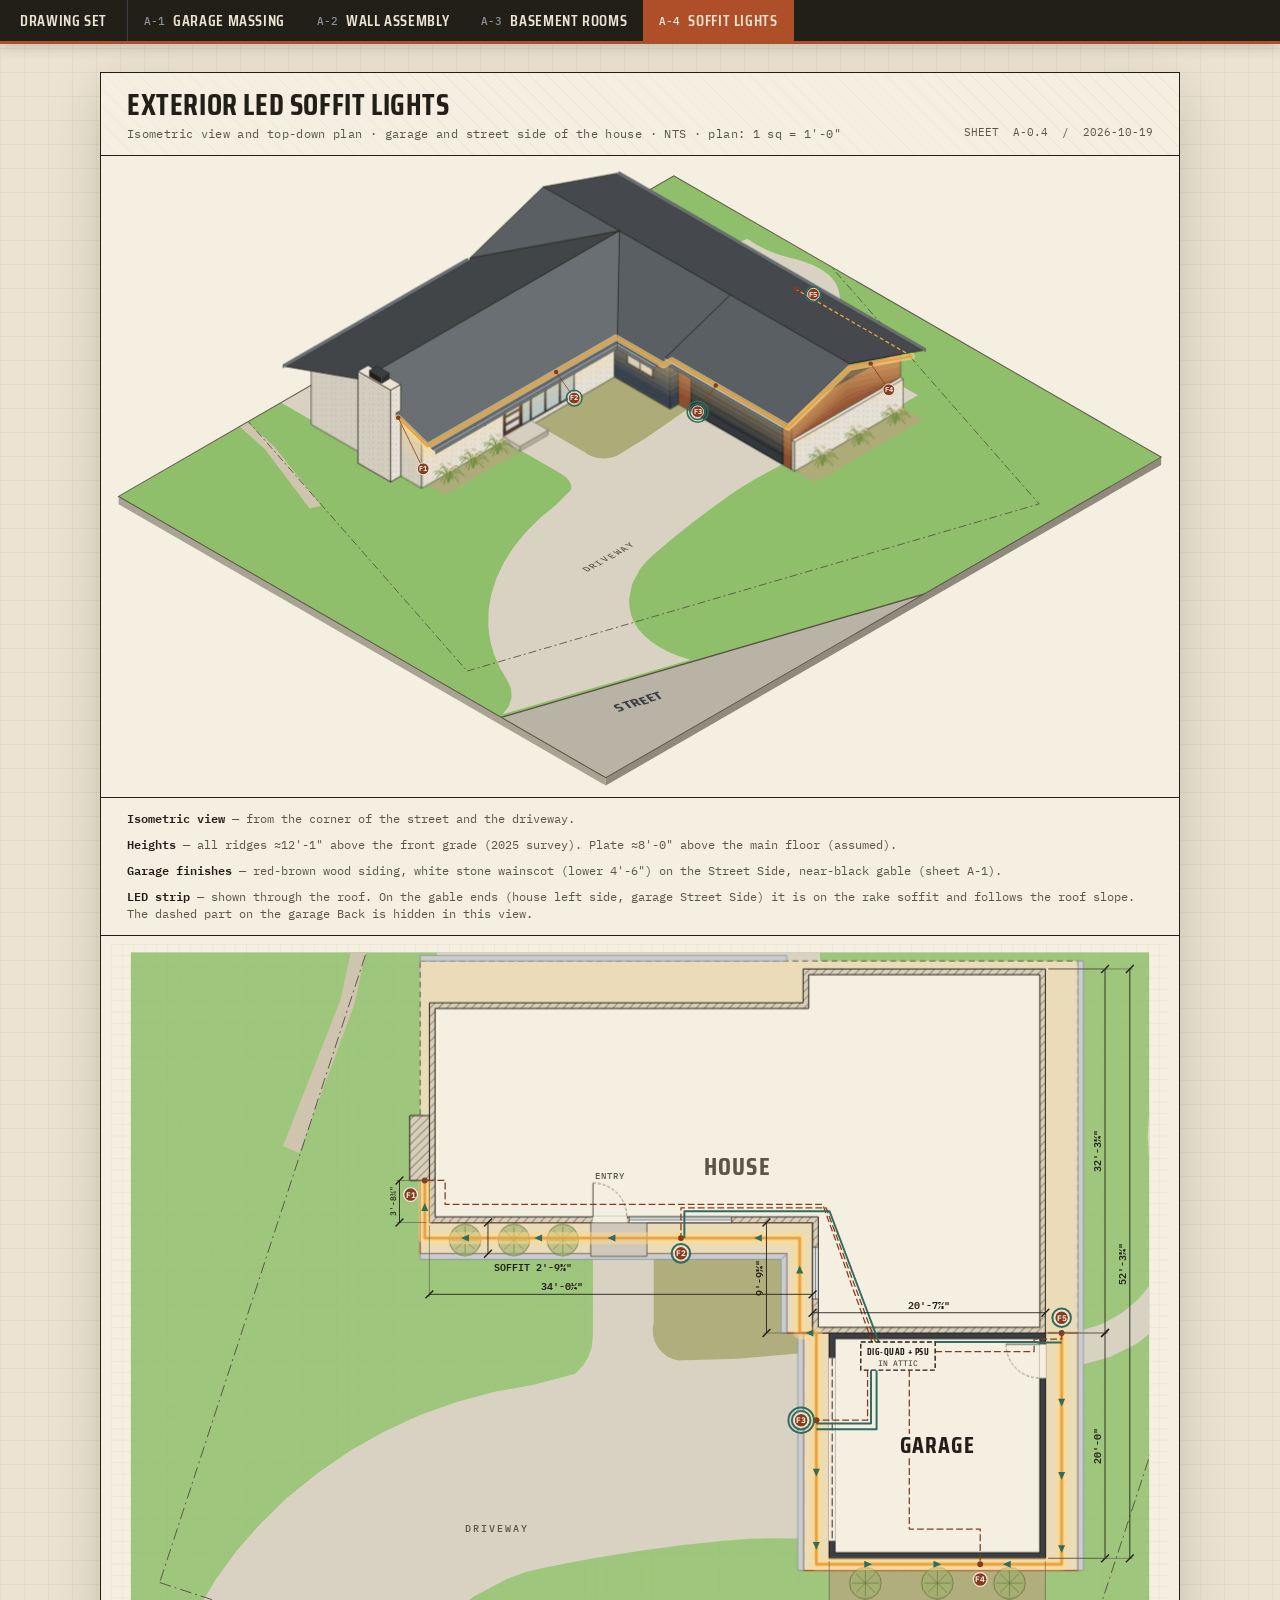
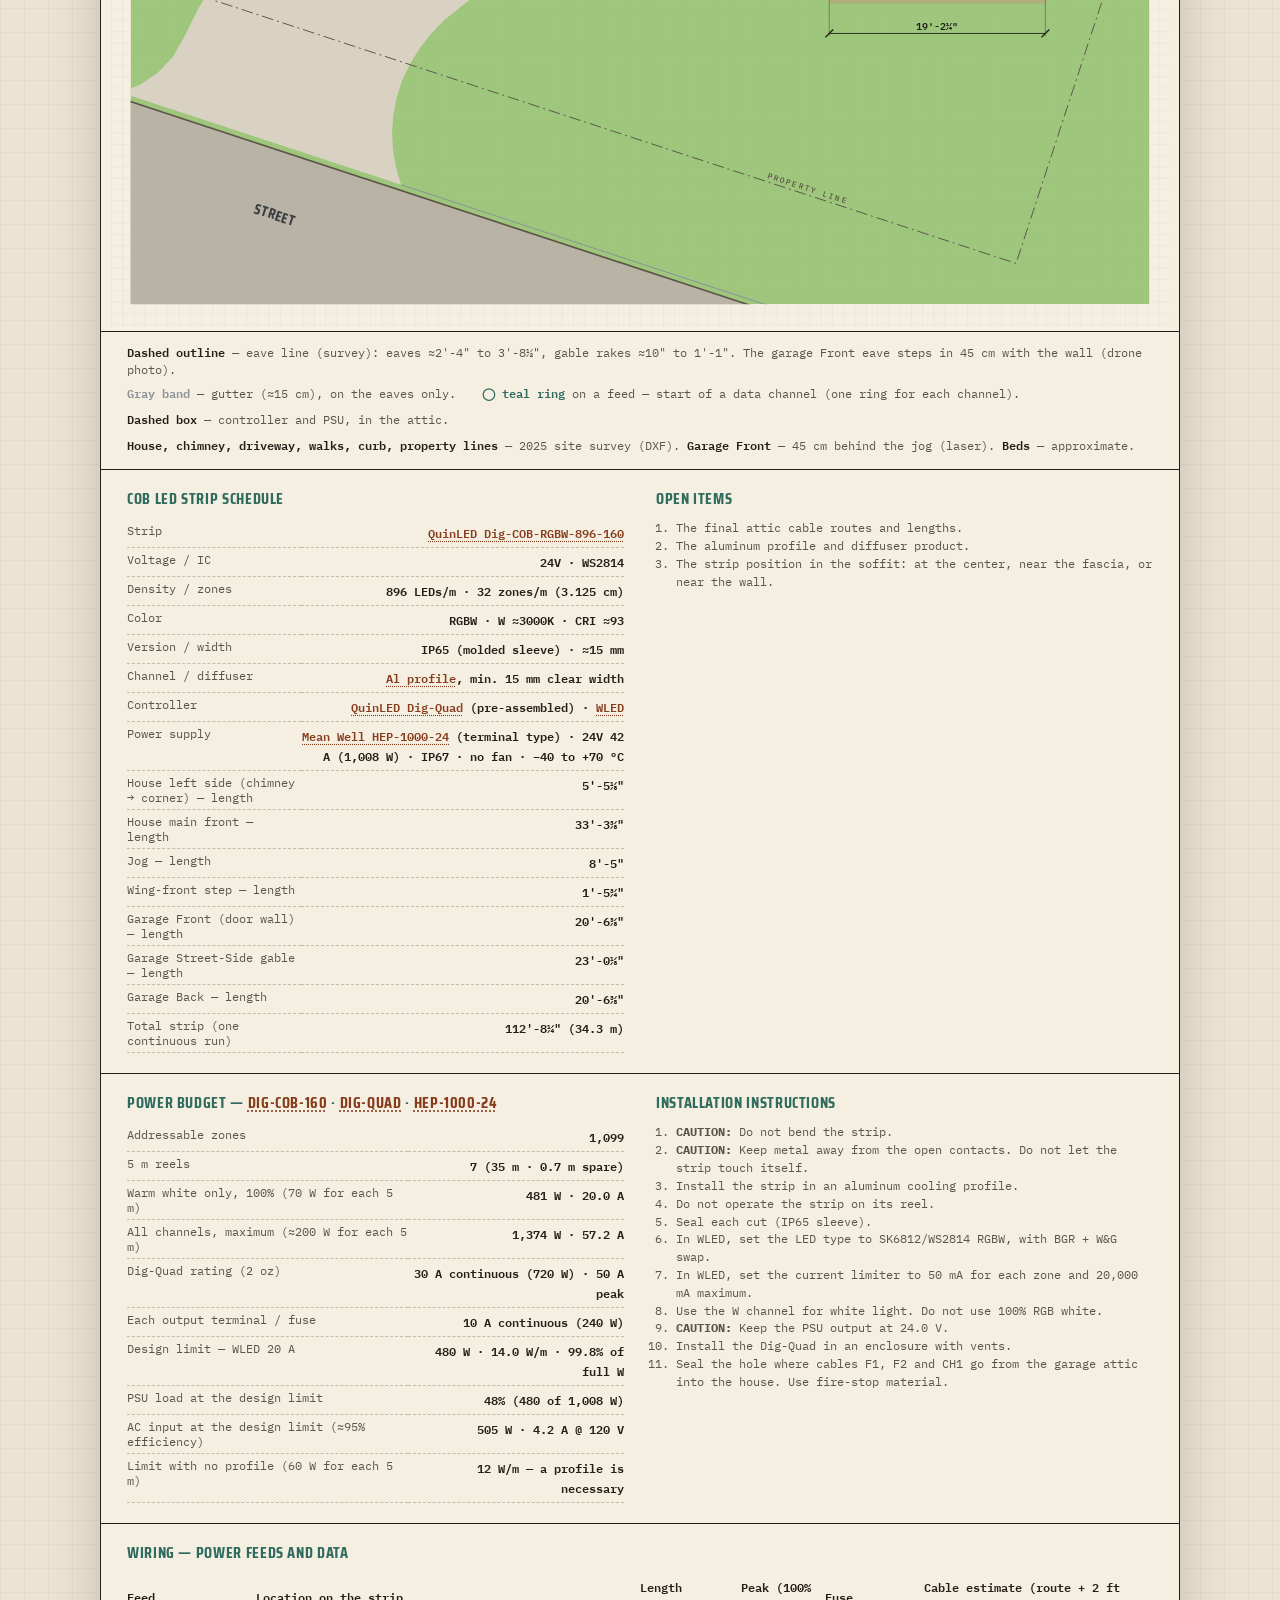
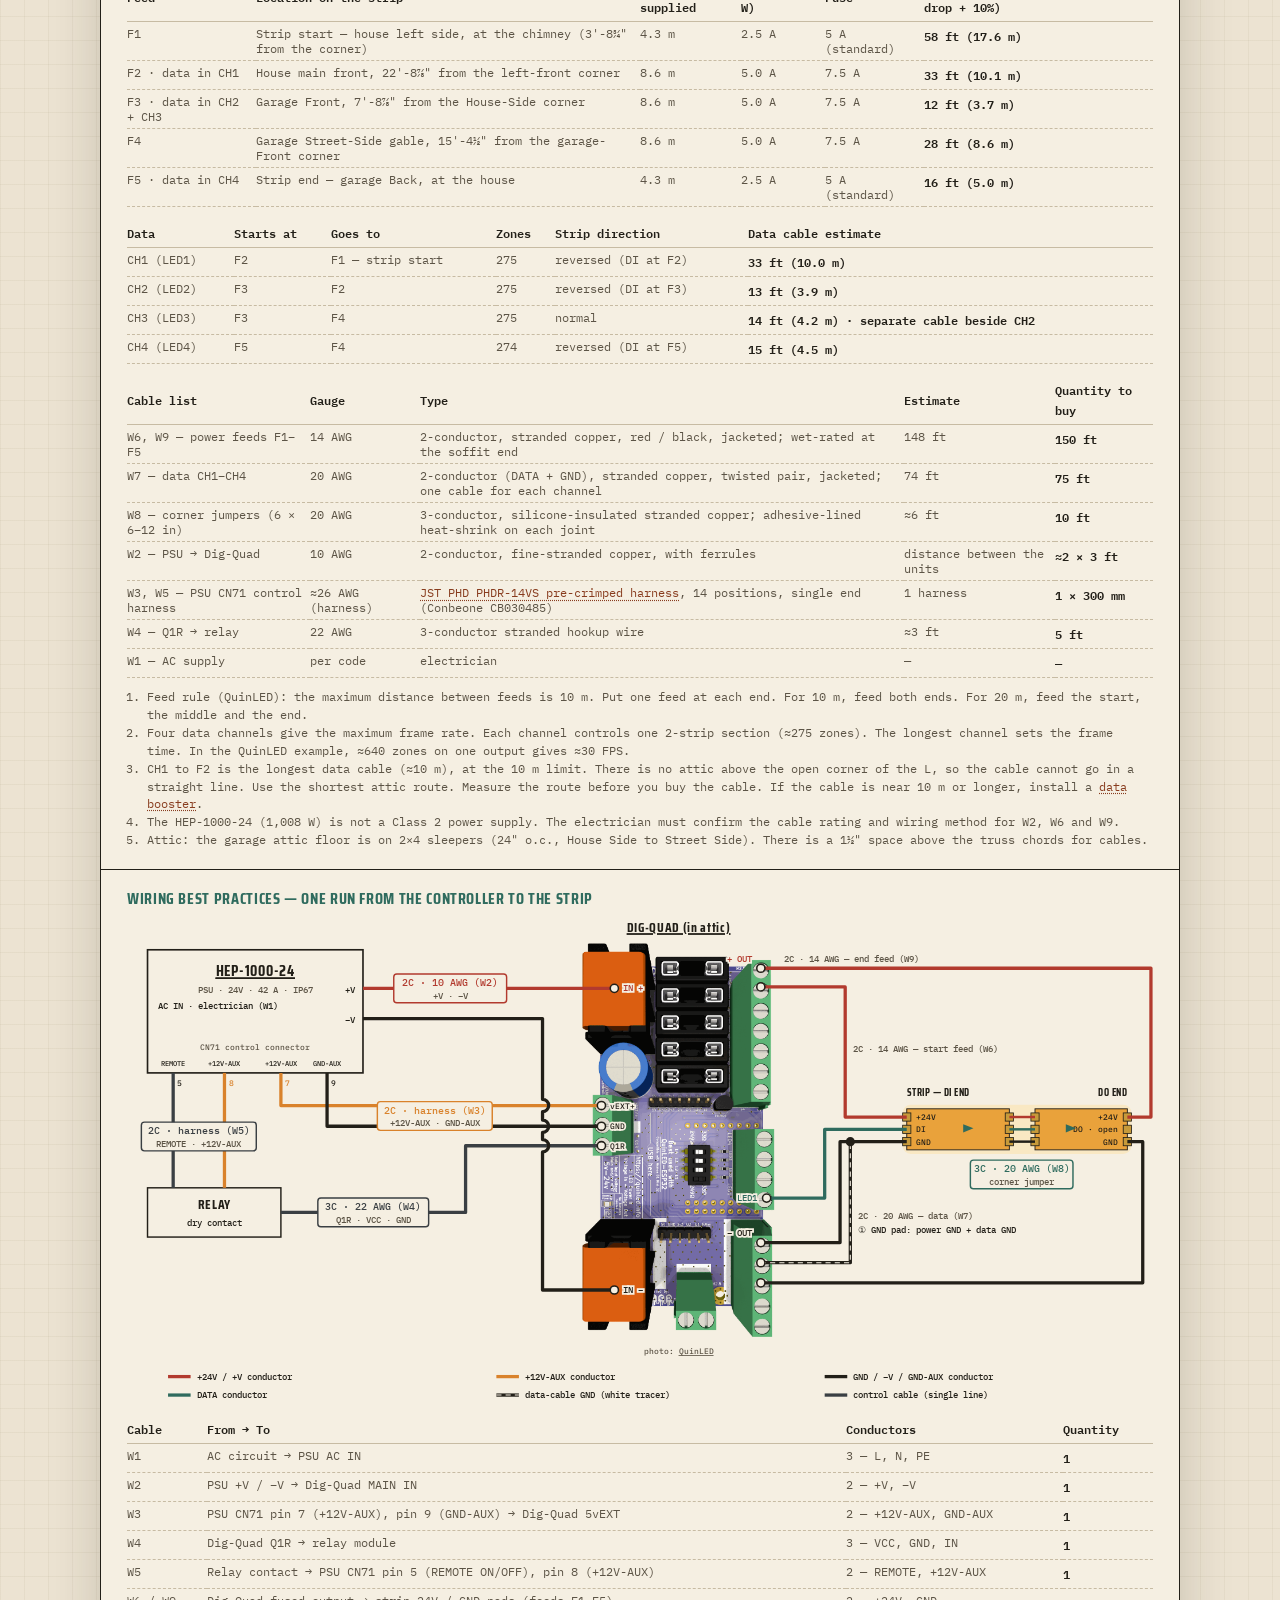
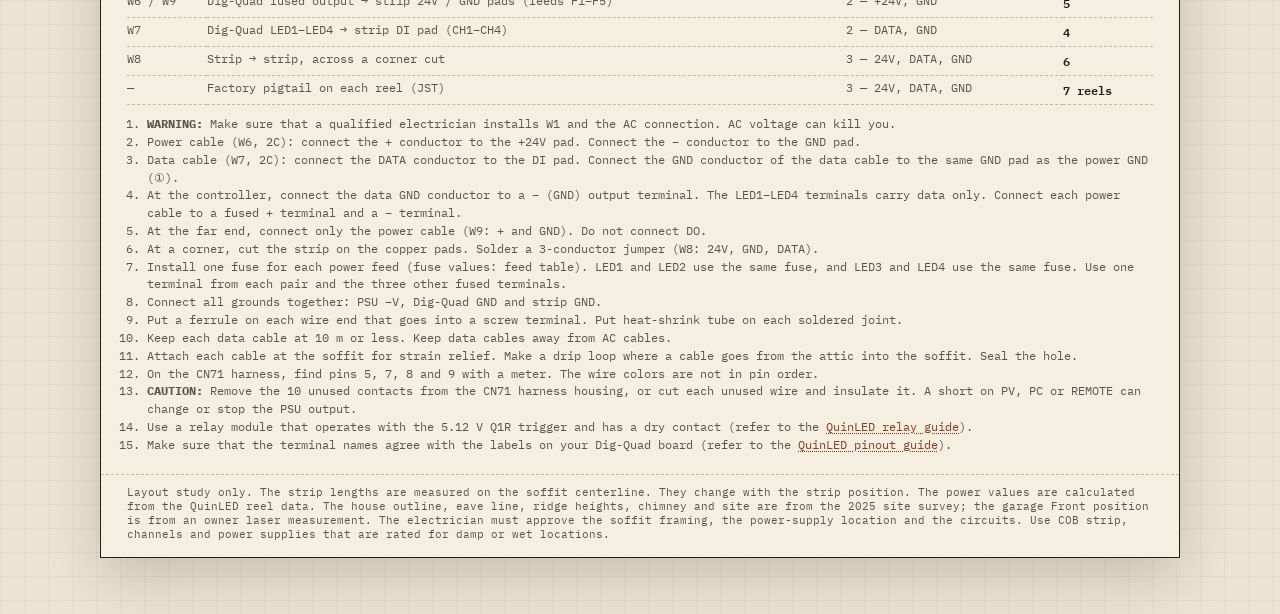
<file: exterior-led-soffit-lights.html>
<!DOCTYPE html>
<html lang="en">

<head>
  <meta charset="UTF-8" />
  <meta name="viewport" content="width=device-width, initial-scale=1.0" />
  <title>Exterior LED Soffit Lights</title>
  <link rel="preconnect" href="https://fonts.googleapis.com" />
  <link rel="preconnect" href="https://fonts.gstatic.com" crossorigin />
  <link
    href="https://fonts.googleapis.com/css2?family=Saira+Condensed:wght@500;600;700&family=IBM+Plex+Mono:wght@400;500;600&family=IBM+Plex+Sans:wght@400;500;600&display=swap"
    rel="stylesheet" />
  <link rel="stylesheet" href="shared.css" />
  <link rel="stylesheet" href="isometric.css" />
  <style>
    /* Page-specific color tokens (site, soffit, LED strip) */
    :root {
      --lawn: #8fbf6a;
      --paving: #d9d2c3;
      --street: #b9b3a6;
      --soffit: #eadcb8;
      --glow: #ffd98a;
      --tbd: #AE4F2A;
    }

    body {
      background-image:
        linear-gradient(rgba(199, 187, 163, .20) 1px, transparent 1px),
        linear-gradient(90deg, rgba(199, 187, 163, .20) 1px, transparent 1px);
      background-size: 24px 24px;
      padding: 28px 20px 56px;
    }

    .sheet {
      max-width: 1080px;
      margin: 0 auto;
      box-shadow: 0 18px 50px rgba(34, 31, 24, .18);
    }

    .tbdtxt {
      font-family: "IBM Plex Mono", monospace;
      font-weight: 600;
      font-size: 10px;
      fill: var(--tbd);
    }

    /* strip schedule + open-items panel below the plan */
    .spec {
      display: grid;
      grid-template-columns: repeat(auto-fit, minmax(300px, 1fr));
      gap: 18px 32px;
      padding: 16px 26px 20px;
      border-top: 1.5px solid var(--ink);
    }

    .spec h3 {
      font-family: "Saira Condensed", sans-serif;
      font-weight: 700;
      text-transform: uppercase;
      letter-spacing: .04em;
      font-size: 16px;
      color: var(--teal);
      margin: 0 0 8px;
    }

    .spec table {
      width: 100%;
      border-collapse: collapse;
      font-family: "IBM Plex Mono", monospace;
      font-size: 11.5px;
      color: var(--ink-soft);
    }

    .spec td {
      padding: 4px 0;
      border-bottom: 1px dashed var(--line);
      vertical-align: top;
    }

    .spec td:last-child {
      text-align: right;
      color: var(--ink);
      font-weight: 600;
    }

    .spec .tbd {
      color: var(--tbd);
    }

    /* plan notes (below the top-down plan) */
    .plannotes {
      display: flex;
      flex-wrap: wrap;
      gap: 6px 26px;
      padding: 10px 26px 14px;
      border-top: 1.5px solid var(--ink);
      font-family: "IBM Plex Mono", monospace;
      font-size: 11.5px;
      color: var(--ink-soft);
    }

    .plannotes b {
      color: var(--ink);
      font-weight: 600;
    }

    /* datasheet links */
    .spec a {
      color: var(--rust-deep);
      text-decoration: underline dotted;
      text-underline-offset: 2px;
    }

    .spec a:hover {
      text-decoration-style: solid;
    }

    svg a text {
      text-decoration: underline;
    }

    /* feeds & data table (full width, multi-column) */
    .spec .wide {
      grid-column: 1 / -1;
    }

    .spec table.wtab th {
      text-align: left;
      font-weight: 600;
      color: var(--ink);
      padding: 4px 8px 4px 0;
      border-bottom: 1.5px solid var(--line);
    }

    .spec table.wtab td {
      padding: 4px 8px 4px 0;
    }

    .spec table.wtab td:last-child {
      text-align: left;
    }

    .spec ol {
      margin: 0;
      padding-left: 20px;
      font-family: "IBM Plex Mono", monospace;
      font-size: 11.5px;
      line-height: 1.55;
      color: var(--ink-soft);
    }
  </style>
</head>

<body>
<nav class="drawnav" aria-label="Drawing set">
  <div class="drawnav-bar">
    <a class="home" href="index.html">Drawing Set</a>
    <div class="sheets">
      <a href="garage-isometric.html"><span class="no">A-1</span>Garage Massing</a>
      <a href="wall-assembly-diagram.html"><span class="no">A-2</span>Wall Assembly</a>
      <a href="basement-rooms-isometric.html"><span class="no">A-3</span>Basement Rooms</a>
      <a href="exterior-led-soffit-lights.html" aria-current="page"><span class="no">A-4</span>Soffit Lights</a>
    </div>
  </div>
</nav>
  <div class="sheet">
    <header class="tb">
      <div>
        <h1>Exterior LED Soffit Lights</h1>
        <div class="sub">Isometric view and top-down plan · garage and street side of the house · NTS · plan: 1 sq = 1'-0"</div>
      </div>
      <div class="stamp">
        SHEET &nbsp;A-0.4 &nbsp;/&nbsp; 2026-10-19
      </div>
    </header>

    <div class="drawing">
      <svg id="iso" viewBox="0 0 1000 700" role="img"
        aria-label="Isometric view of the house and the attached garage from the street and driveway corner, showing the roofs, the lit soffits and the COB LED strip">
        <!-- drawn by script -->
      </svg>
    </div>

    <div class="plannotes">
      <span><b>Isometric view</b> — from the corner of the street and the driveway.</span>
      <span><b>Heights</b> — all ridges ≈12'-1" above the front grade (2025 survey). Plate ≈8'-0" above the main floor (assumed).</span>
      <span><b>Garage finishes</b> — red-brown wood siding, white stone wainscot (lower 4'-6") on the Street Side, near-black gable (sheet A-1).</span>
      <span><b>LED strip</b> — shown through the roof. On the gable ends (house left side, garage Street Side) it is on the rake soffit and follows the roof slope. The dashed part on the garage Back is hidden in this view.</span>
    </div>

    <div class="drawing" style="border-top:1.5px solid var(--ink)">
      <svg id="plan" viewBox="0 0 1080 900" role="img"
        aria-label="Top-down plan of the house and attached garage with the street at the bottom, showing the soffits and proposed LED fixture locations">
        <defs>
          <pattern id="grid" width="11.5" height="11.5" patternUnits="userSpaceOnUse">
            <path d="M11.5,0 L0,0 L0,11.5" fill="none" stroke="#C7BBA3" stroke-width=".5" opacity=".55" />
          </pattern>
          <pattern id="hatch" width="6" height="6" patternUnits="userSpaceOnUse" patternTransform="rotate(45)">
            <rect width="6" height="6" fill="#d8ceb9" />
            <line x1="0" y1="0" x2="0" y2="6" stroke="#5C5446" stroke-width="1.2" />
          </pattern>
        </defs>
        <!-- drawn by script -->
      </svg>
    </div>


    <div class="plannotes">
      <span><b>Dashed outline</b> — eave line (survey): eaves ≈2'-4" to 3'-8½", gable rakes ≈10" to 1'-1". The garage Front eave steps in 45 cm with the wall (drone photo).</span>
      <span><b style="color:#8A9197">Gray band</b> — gutter (≈15 cm), on the eaves only.</span>
      <span><b style="color:var(--teal)">◯ teal ring</b> on a feed — start of a data channel (one ring for each channel).</span>
      <span><b>Dashed box</b> — controller and PSU, in the attic.</span>
      <span><b>House, chimney, driveway, walks, curb, property lines</b> — 2025 site survey (DXF). <b>Garage Front</b> — 45 cm behind the jog (laser). <b>Beds</b> — approximate.</span>
    </div>

    <section class="spec">
      <div>
        <h3>COB LED Strip Schedule</h3>
        <table>
          <tr><td>Strip</td><td><a href="https://quinled.info/quinled-dig-cob-rgbw-896-160/" target="_blank" rel="noopener">QuinLED Dig-COB-RGBW-896-160</a></td></tr>
          <tr><td>Voltage / IC</td><td>24V · WS2814</td></tr>
          <tr><td>Density / zones</td><td>896 LEDs/m · 32 zones/m (3.125 cm)</td></tr>
          <tr><td>Color</td><td>RGBW · W ≈3000K · CRI ≈93</td></tr>
          <tr><td>Version / width</td><td>IP65 (molded sleeve) · ≈15 mm</td></tr>
          <tr><td>Channel / diffuser</td><td><a href="https://quinled.info/aluminium-profile-and-12mm-cob-strips/" target="_blank" rel="noopener">Al profile</a>, min. 15 mm clear width</td></tr>
          <tr><td>Controller</td><td><a href="https://quinled.info/quinled-dig-quad-pre-assembled-v3-1-specifications/" target="_blank" rel="noopener">QuinLED Dig-Quad</a> (pre-assembled) · <a href="https://kno.wled.ge/" target="_blank" rel="noopener">WLED</a></td></tr>
          <tr><td>Power supply</td><td><a href="https://www.meanwell.com/Upload/PDF/HEP-1000/HEP-1000-SPEC.PDF" target="_blank" rel="noopener">Mean Well HEP-1000-24</a> (terminal type) · 24V 42 A (1,008 W) · IP67 · no fan · −40 to +70 °C</td></tr>
          <tr><td>House left side (chimney → corner) — length</td><td id="len-left">—</td></tr>
          <tr><td>House main front — length</td><td id="len-main">—</td></tr>
          <tr><td>Jog — length</td><td id="len-jog">—</td></tr>
          <tr><td>Wing-front step — length</td><td id="len-wing">—</td></tr>
          <tr><td>Garage Front (door wall) — length</td><td id="len-gfront">—</td></tr>
          <tr><td>Garage Street-Side gable — length</td><td id="len-grake">—</td></tr>
          <tr><td>Garage Back — length</td><td id="len-gback">—</td></tr>
          <tr><td>Total strip (one continuous run)</td><td id="len-total">—</td></tr>
        </table>
      </div>
      <div>
        <h3>Open Items</h3>
        <ol>
          <li>The final attic cable routes and lengths.</li>
          <li>The aluminum profile and diffuser product.</li>
          <li>The strip position in the soffit: at the center, near the fascia, or near the wall.</li>
        </ol>
      </div>
    </section>

    <section class="spec">
      <div>
        <h3>Power Budget — <a href="https://quinled.info/quinled-dig-cob-rgbw-896-160/" target="_blank" rel="noopener">Dig-COB-160</a> · <a href="https://quinled.info/quinled-dig-quad-pre-assembled-v3-1-specifications/" target="_blank" rel="noopener">Dig-Quad</a> · <a href="https://www.meanwell.com/Upload/PDF/HEP-1000/HEP-1000-SPEC.PDF" target="_blank" rel="noopener">HEP-1000-24</a></h3>
        <table>
          <tr><td>Addressable zones</td><td id="pb-zones">—</td></tr>
          <tr><td>5 m reels</td><td id="pb-reels">—</td></tr>
          <tr><td>Warm white only, 100% (70 W for each 5 m)</td><td id="pb-white">—</td></tr>
          <tr><td>All channels, maximum (≈200 W for each 5 m)</td><td id="pb-max">—</td></tr>
          <tr><td>Dig-Quad rating (2 oz)</td><td>30 A continuous (720 W) · 50 A peak</td></tr>
          <tr><td>Each output terminal / fuse</td><td>10 A continuous (240 W)</td></tr>
          <tr><td>Design limit — WLED 20 A</td><td id="pb-limit">—</td></tr>
          <tr><td>PSU load at the design limit</td><td id="pb-psu">—</td></tr>
          <tr><td>AC input at the design limit (≈95% efficiency)</td><td id="pb-ac">—</td></tr>
          <tr><td>Limit with no profile (60 W for each 5 m)</td><td>12 W/m — a profile is necessary</td></tr>
        </table>
      </div>
      <div>
        <h3>Installation Instructions</h3>
        <ol>
          <li><b>CAUTION:</b> Do not bend the strip.</li>
          <li><b>CAUTION:</b> Keep metal away from the open contacts. Do not let the strip touch itself.</li>
          <li>Install the strip in an aluminum cooling profile.</li>
          <li>Do not operate the strip on its reel.</li>
          <li>Seal each cut (IP65 sleeve).</li>
          <li>In WLED, set the LED type to SK6812/WS2814 RGBW, with BGR + W&amp;G swap.</li>
          <li>In WLED, set the current limiter to 50 mA for each zone and 20,000 mA maximum.</li>
          <li>Use the W channel for white light. Do not use 100% RGB white.</li>
          <li><b>CAUTION:</b> Keep the PSU output at 24.0 V.</li>
          <li>Install the Dig-Quad in an enclosure with vents.</li>
          <li>Seal the hole where cables F1, F2 and CH1 go from the garage attic into the house. Use fire-stop material.</li>
        </ol>
      </div>
    </section>

    <section class="spec">
      <div class="wide">
        <h3>Wiring — Power Feeds and Data</h3>
        <table class="wtab">
          <tr><th>Feed</th><th>Location on the strip</th><th>Length supplied</th><th>Peak (100% W)</th><th>Fuse</th><th>Cable estimate (route + 2 ft drop + 10%)</th></tr>
          <tbody id="feed-rows"></tbody>
        </table>
        <table class="wtab" style="margin-top:12px">
          <tr><th>Data</th><th>Starts at</th><th>Goes to</th><th>Zones</th><th>Strip direction</th><th>Data cable estimate</th></tr>
          <tbody id="data-rows"></tbody>
        </table>
        <table class="wtab" style="margin-top:12px">
          <tr><th>Cable list</th><th>Gauge</th><th>Type</th><th>Estimate</th><th>Quantity to buy</th></tr>
          <tbody id="cable-rows"></tbody>
        </table>
        <ol style="margin-top:10px">
          <li>Feed rule (QuinLED): the maximum distance between feeds is 10 m. Put one feed at each end. For 10 m, feed both ends. For 20 m, feed the start, the middle and the end.</li>
          <li>Four data channels give the maximum frame rate. Each channel controls one 2-strip section (≈275 zones). The longest channel sets the frame time. In the QuinLED example, ≈640 zones on one output gives ≈30 FPS.</li>
          <li>CH1 to F2 is the longest data cable (≈10 m), at the 10 m limit. There is no attic above the open corner of the L, so the cable cannot go in a straight line. Use the shortest attic route. Measure the route before you buy the cable. If the cable is near 10 m or longer, install a <a href="https://quinled.info/quinled-data-booster/" target="_blank" rel="noopener">data booster</a>.</li>
          <li>The HEP-1000-24 (1,008 W) is not a Class 2 power supply. The electrician must confirm the cable rating and wiring method for W2, W6 and W9.</li>
          <li>Attic: the garage attic floor is on 2×4 sleepers (24" o.c., House Side to Street Side). There is a 1½" space above the truss chords for cables.</li>
        </ol>
      </div>
    </section>

    <section class="spec">
      <div class="wide">
        <h3>Wiring Best Practices — One Run from the Controller to the Strip</h3>
        <svg viewBox="0 0 1000 476" role="img" aria-label="Wiring diagram: Mean Well HEP-1000-24, standby relay, photo of the QuinLED Dig-Quad with each conductor on its terminal, 2-conductor power and data cables to the strip pads, corner jumper and end feed">
            <image href="quinled-dig-quad-v3.1-r90.png" x="440" y="20" width="195.2" height="392.0"/>
            <a href="https://quinled.info/quinled-dig-quad-pre-assembled-v3-1-specifications/" target="_blank" rel="noopener">
            <text x="537.58" y="13" class="facetxt" font-size="13" fill="#221F18" text-anchor="middle">DIG-QUAD (in attic)</text>
            </a>
            <text x="537.58" y="424.00000000000006" class="lbl" font-size="8" fill="#5C5446" text-anchor="middle">photo: <a href="https://quinled.info/quinled-dig-quad-pre-assembled-v3-1-specifications/" target="_blank" rel="noopener">QuinLED</a></text>
            <rect x="20" y="30" width="210" height="120" fill="#F5EFE2" stroke="#221F18" stroke-width="1.6"/>
            <a href="https://www.meanwell.com/Upload/PDF/HEP-1000/HEP-1000-SPEC.PDF" target="_blank" rel="noopener">
            <text x="125.0" y="56" class="facetxt" font-size="15" fill="#221F18" text-anchor="middle">HEP-1000-24</text>
            </a>
            <text x="125.0" y="72" class="lbl" font-size="9" fill="#5C5446" text-anchor="middle">PSU · 24V · 42 A · IP67</text>
            <text x="30" y="88" class="lbl" font-size="8.5" fill="#221F18" text-anchor="start">AC IN · electrician (W1)</text>
            <text x="222" y="72" class="lbl" font-size="8.5" fill="#221F18" text-anchor="end">+V</text>
            <text x="222" y="101" class="lbl" font-size="8.5" fill="#221F18" text-anchor="end">−V</text>
            <text x="125" y="128" class="lbl" font-size="8" fill="#5C5446" text-anchor="middle">CN71 control connector</text>
            <text x="45" y="143" class="lbl" font-size="7" fill="#221F18" text-anchor="middle" font-weight="600">REMOTE</text>
            <text x="49" y="163" class="lbl" font-size="8" fill="#221F18" text-anchor="start" font-weight="600">5</text>
            <text x="95" y="143" class="lbl" font-size="7" fill="#221F18" text-anchor="middle" font-weight="600">+12V-AUX</text>
            <text x="99" y="163" class="lbl" font-size="8" fill="#D9822B" text-anchor="start" font-weight="600">8</text>
            <text x="150" y="143" class="lbl" font-size="7" fill="#221F18" text-anchor="middle" font-weight="600">+12V-AUX</text>
            <text x="154" y="163" class="lbl" font-size="8" fill="#D9822B" text-anchor="start" font-weight="600">7</text>
            <text x="195" y="143" class="lbl" font-size="7" fill="#221F18" text-anchor="middle" font-weight="600">GND-AUX</text>
            <text x="199" y="163" class="lbl" font-size="8" fill="#221F18" text-anchor="start" font-weight="600">9</text>
            <rect x="20" y="262" width="130" height="48" fill="#F5EFE2" stroke="#221F18" stroke-width="1.4"/>
            <text x="85" y="283" class="facetxt" font-size="13" fill="#221F18" text-anchor="middle">RELAY</text>
            <text x="85" y="299" class="lbl" font-size="8.5" fill="#221F18" text-anchor="middle">dry contact</text>
            <path d="M45,150 V262" fill="none" stroke="#3A3F43" stroke-width="3.2" stroke-linejoin="round"/>
            <path d="M95,150 V262" fill="none" stroke="#D9822B" stroke-width="3.2" stroke-linejoin="round"/>
            <path d="M150,150 V181.8 H462.4" fill="none" stroke="#D9822B" stroke-width="3.2" stroke-linejoin="round"/>
            <path d="M195,150 V202.0 H462.4" fill="none" stroke="#221F18" stroke-width="3.2" stroke-linejoin="round"/>
            <path d="M150,286 H330 V221.0 H462.4" fill="none" stroke="#3A3F43" stroke-width="3.2" stroke-linejoin="round"/>
            <path d="M230,67.6 H475.0" fill="none" stroke="#B23A2E" stroke-width="3.2" stroke-linejoin="round"/>
            <path d="M230,97 H405 V175.8 A6,6 0 0 1 405,187.8 V196.0 A6,6 0 0 1 405,208.0 V215.0 A6,6 0 0 1 405,227.0 V361.6 H475.0" fill="none" stroke="#221F18" stroke-width="3.2" stroke-linejoin="round"/>
            <rect x="756" y="181" width="223" height="48" fill="#ffd98a" opacity=".35" rx="8"/>
            <rect x="760" y="185" width="100" height="40" fill="#E9A23B" stroke="#221F18" stroke-width=".9"/>
            <rect x="885" y="185" width="90" height="40" fill="#E9A23B" stroke="#221F18" stroke-width=".9"/>
            <rect x="756" y="189" width="8" height="8" fill="#c79a3a" stroke="#221F18" stroke-width=".8"/>
            <rect x="756" y="201" width="8" height="8" fill="#c79a3a" stroke="#221F18" stroke-width=".8"/>
            <rect x="756" y="213" width="8" height="8" fill="#c79a3a" stroke="#221F18" stroke-width=".8"/>
            <rect x="856" y="189" width="8" height="8" fill="#c79a3a" stroke="#221F18" stroke-width=".8"/>
            <rect x="856" y="201" width="8" height="8" fill="#c79a3a" stroke="#221F18" stroke-width=".8"/>
            <rect x="856" y="213" width="8" height="8" fill="#c79a3a" stroke="#221F18" stroke-width=".8"/>
            <rect x="881" y="189" width="8" height="8" fill="#c79a3a" stroke="#221F18" stroke-width=".8"/>
            <rect x="881" y="201" width="8" height="8" fill="#c79a3a" stroke="#221F18" stroke-width=".8"/>
            <rect x="881" y="213" width="8" height="8" fill="#c79a3a" stroke="#221F18" stroke-width=".8"/>
            <rect x="971" y="189" width="8" height="8" fill="#c79a3a" stroke="#221F18" stroke-width=".8"/>
            <rect x="971" y="201" width="8" height="8" fill="#c79a3a" stroke="#221F18" stroke-width=".8"/>
            <rect x="971" y="213" width="8" height="8" fill="#c79a3a" stroke="#221F18" stroke-width=".8"/>
            <text x="769" y="196" class="lbl" font-size="7.5" fill="#221F18" text-anchor="start" font-weight="600">+24V</text>
            <text x="769" y="208" class="lbl" font-size="7.5" fill="#221F18" text-anchor="start" font-weight="600">DI</text>
            <text x="769" y="220" class="lbl" font-size="7.5" fill="#221F18" text-anchor="start" font-weight="600">GND</text>
            <text x="966" y="196" class="lbl" font-size="7.5" fill="#221F18" text-anchor="end" font-weight="600">+24V</text>
            <text x="966" y="208" class="lbl" font-size="7.5" fill="#221F18" text-anchor="end" font-weight="600">DO · open</text>
            <text x="966" y="220" class="lbl" font-size="7.5" fill="#221F18" text-anchor="end" font-weight="600">GND</text>
            <path transform="translate(820,204)" d="M-5,-4 L5,0 L-5,4 Z" fill="#2F6B5E"/>
            <path transform="translate(920,204)" d="M-5,-4 L5,0 L-5,4 Z" fill="#2F6B5E"/>
            <path d="M860,193 H885" fill="none" stroke="#B23A2E" stroke-width="2.4" stroke-linejoin="round"/>
            <path d="M860,205 H885" fill="none" stroke="#2F6B5E" stroke-width="2.4" stroke-linejoin="round"/>
            <path d="M860,217 H885" fill="none" stroke="#221F18" stroke-width="2.4" stroke-linejoin="round"/>
            <text x="760" y="173" class="facetxt" font-size="10" fill="#221F18" text-anchor="start">STRIP — DI END</text>
            <text x="975" y="173" class="facetxt" font-size="10" fill="#221F18" text-anchor="end">DO END</text>
            <path d="M617.8,48.0 H998 V193 H975" fill="none" stroke="#B23A2E" stroke-width="3.2" stroke-linejoin="round"/>
            <path d="M617.8,66.2 H700 V193 H760" fill="none" stroke="#B23A2E" stroke-width="3.2" stroke-linejoin="round"/>
            <path d="M623.4,272.0 H680 V205 H760" fill="none" stroke="#2F6B5E" stroke-width="3.2" stroke-linejoin="round"/>
            <path d="M617.8,315.4 H695 V217 H760" fill="none" stroke="#221F18" stroke-width="3.2" stroke-linejoin="round"/>
            <path d="M617.8,335.0 H705 V217" fill="none" stroke="#221F18" stroke-width="3.2" stroke-linejoin="round"/>
            <path d="M617.8,335.0 H705 V217" fill="none" stroke="#F5EFE2" stroke-width="1" stroke-dasharray="5 4" stroke-linejoin="round"/>
            <circle cx="705" cy="217" r="4.5" fill="#221F18"/>
            <path d="M617.8,354.6 H990 V217 H975" fill="none" stroke="#221F18" stroke-width="3.2" stroke-linejoin="round"/>
            <circle cx="617.8" cy="48.0" r="4" fill="#F5EFE2" stroke="#221F18" stroke-width="1.5"/>
            <circle cx="617.8" cy="66.2" r="4" fill="#F5EFE2" stroke="#221F18" stroke-width="1.5"/>
            <circle cx="623.4" cy="272.0" r="4" fill="#F5EFE2" stroke="#221F18" stroke-width="1.5"/>
            <circle cx="617.8" cy="315.4" r="4" fill="#F5EFE2" stroke="#221F18" stroke-width="1.5"/>
            <circle cx="617.8" cy="335.0" r="4" fill="#F5EFE2" stroke="#221F18" stroke-width="1.5"/>
            <circle cx="617.8" cy="354.6" r="4" fill="#F5EFE2" stroke="#221F18" stroke-width="1.5"/>
            <circle cx="462.4" cy="181.8" r="4" fill="#F5EFE2" stroke="#221F18" stroke-width="1.5"/>
            <circle cx="462.4" cy="202.0" r="4" fill="#F5EFE2" stroke="#221F18" stroke-width="1.5"/>
            <circle cx="462.4" cy="221.0" r="4" fill="#F5EFE2" stroke="#221F18" stroke-width="1.5"/>
            <circle cx="475.0" cy="67.6" r="4" fill="#F5EFE2" stroke="#221F18" stroke-width="1.5"/>
            <circle cx="475.0" cy="361.6" r="4" fill="#F5EFE2" stroke="#221F18" stroke-width="1.5"/>
            <text x="608.8" y="42.0" class="lbl" font-size="8.5" fill="#B23A2E" text-anchor="end" font-weight="600" stroke="#F5EFE2" stroke-width="3.5" paint-order="stroke">+ OUT</text>
            <text x="608.8" y="309.4" class="lbl" font-size="8.5" fill="#221F18" text-anchor="end" font-weight="600" stroke="#F5EFE2" stroke-width="3.5" paint-order="stroke">− OUT</text>
            <text x="614.4" y="275.0" class="lbl" font-size="8.5" fill="#2F6B5E" text-anchor="end" font-weight="600" stroke="#F5EFE2" stroke-width="3.5" paint-order="stroke">LED1</text>
            <text x="483.0" y="70.6" class="lbl" font-size="8.5" fill="#B23A2E" text-anchor="start" font-weight="600" stroke="#F5EFE2" stroke-width="3.5" paint-order="stroke">IN +</text>
            <text x="483.0" y="364.6" class="lbl" font-size="8.5" fill="#221F18" text-anchor="start" font-weight="600" stroke="#F5EFE2" stroke-width="3.5" paint-order="stroke">IN −</text>
            <text x="470.4" y="184.8" class="lbl" font-size="8" fill="#221F18" text-anchor="start" font-weight="600" stroke="#F5EFE2" stroke-width="3.5" paint-order="stroke">vEXT+</text>
            <text x="470.4" y="205.0" class="lbl" font-size="8" fill="#221F18" text-anchor="start" font-weight="600" stroke="#F5EFE2" stroke-width="3.5" paint-order="stroke">GND</text>
            <text x="470.4" y="224.0" class="lbl" font-size="8" fill="#221F18" text-anchor="start" font-weight="600" stroke="#F5EFE2" stroke-width="3.5" paint-order="stroke">Q1R</text>
            <text x="640" y="42.0" class="lbl" font-size="9" fill="#5C5446" text-anchor="start" font-weight="600">2C · 14 AWG — end feed (W9)</text>
            <text x="708" y="130" class="lbl" font-size="9" fill="#5C5446" text-anchor="start" font-weight="600">2C · 14 AWG — start feed (W6)</text>
            <text x="712" y="292" class="lbl" font-size="9" fill="#5C5446" text-anchor="start" font-weight="600">2C · 20 AWG — data (W7)</text>
            <text x="712" y="306" class="lbl" font-size="9" fill="#221F18" text-anchor="start" font-weight="600">① GND pad: power GND + data GND</text>
            <rect x="260" y="53.599999999999994" width="110" height="28" rx="3" fill="#F5EFE2" stroke="#B23A2E" stroke-width="1.4"/>
            <text x="315" y="65.6" class="lbl" font-size="9.5" fill="#B23A2E" text-anchor="middle" font-weight="600">2C · 10 AWG (W2)</text>
            <text x="315" y="77.6" class="lbl" font-size="8.5" fill="#5C5446" text-anchor="middle">+V · −V</text>
            <rect x="14" y="198" width="112" height="28" rx="3" fill="#F5EFE2" stroke="#3A3F43" stroke-width="1.4"/>
            <text x="70" y="210" class="lbl" font-size="9.5" fill="#3A3F43" text-anchor="middle" font-weight="600">2C · harness (W5)</text>
            <text x="70" y="222" class="lbl" font-size="8.5" fill="#5C5446" text-anchor="middle">REMOTE · +12V-AUX</text>
            <rect x="244" y="178" width="112" height="28" rx="3" fill="#F5EFE2" stroke="#D9822B" stroke-width="1.4"/>
            <text x="300" y="190" class="lbl" font-size="9.5" fill="#D9822B" text-anchor="middle" font-weight="600">2C · harness (W3)</text>
            <text x="300" y="202" class="lbl" font-size="8.5" fill="#5C5446" text-anchor="middle">+12V-AUX · GND-AUX</text>
            <rect x="186" y="272" width="108" height="28" rx="3" fill="#F5EFE2" stroke="#3A3F43" stroke-width="1.4"/>
            <text x="240" y="284" class="lbl" font-size="9.5" fill="#3A3F43" text-anchor="middle" font-weight="600">3C · 22 AWG (W4)</text>
            <text x="240" y="296" class="lbl" font-size="8.5" fill="#5C5446" text-anchor="middle">Q1R · VCC · GND</text>
            <rect x="822" y="235" width="100" height="28" rx="3" fill="#F5EFE2" stroke="#2F6B5E" stroke-width="1.4"/>
            <text x="872" y="247" class="lbl" font-size="9.5" fill="#2F6B5E" text-anchor="middle" font-weight="600">3C · 20 AWG (W8)</text>
            <text x="872" y="259" class="lbl" font-size="8.5" fill="#5C5446" text-anchor="middle">corner jumper</text>
            <path d="M40,446 H62" fill="none" stroke="#B23A2E" stroke-width="3.2" stroke-linejoin="round"/>
            <text x="68" y="449" class="lbl" font-size="8.5" fill="#221F18" text-anchor="start">+24V / +V conductor</text>
            <path d="M360,446 H382" fill="none" stroke="#D9822B" stroke-width="3.2" stroke-linejoin="round"/>
            <text x="388" y="449" class="lbl" font-size="8.5" fill="#221F18" text-anchor="start">+12V-AUX conductor</text>
            <path d="M680,446 H702" fill="none" stroke="#221F18" stroke-width="3.2" stroke-linejoin="round"/>
            <text x="708" y="449" class="lbl" font-size="8.5" fill="#221F18" text-anchor="start">GND / −V / GND-AUX conductor</text>
            <path d="M40,464 H62" fill="none" stroke="#2F6B5E" stroke-width="3.2" stroke-linejoin="round"/>
            <text x="68" y="467" class="lbl" font-size="8.5" fill="#221F18" text-anchor="start">DATA conductor</text>
            <path d="M360,464 H382" fill="none" stroke="#221F18" stroke-width="3.2" stroke-linejoin="round"/>
            <path d="M360,464 H382" fill="none" stroke="#F5EFE2" stroke-width="1" stroke-dasharray="5 4" stroke-linejoin="round"/>
            <text x="388" y="467" class="lbl" font-size="8.5" fill="#221F18" text-anchor="start">data-cable GND (white tracer)</text>
            <path d="M680,464 H702" fill="none" stroke="#3A3F43" stroke-width="3.2" stroke-linejoin="round"/>
            <text x="708" y="467" class="lbl" font-size="8.5" fill="#221F18" text-anchor="start">control cable (single line)</text>
        </svg>
        <table class="wtab" style="margin-top:8px">
          <tr><th>Cable</th><th>From → To</th><th>Conductors</th><th>Quantity</th></tr>
          <tr><td>W1</td><td>AC circuit → PSU AC IN</td><td>3 — L, N, PE</td><td>1</td></tr>
          <tr><td>W2</td><td>PSU +V / −V → Dig-Quad MAIN IN</td><td>2 — +V, −V</td><td>1</td></tr>
          <tr><td>W3</td><td>PSU CN71 pin 7 (+12V-AUX), pin 9 (GND-AUX) → Dig-Quad 5vEXT</td><td>2 — +12V-AUX, GND-AUX</td><td>1</td></tr>
          <tr><td>W4</td><td>Dig-Quad Q1R → relay module</td><td>3 — VCC, GND, IN</td><td>1</td></tr>
          <tr><td>W5</td><td>Relay contact → PSU CN71 pin 5 (REMOTE ON/OFF), pin 8 (+12V-AUX)</td><td>2 — REMOTE, +12V-AUX</td><td>1</td></tr>
          <tr><td>W6 / W9</td><td>Dig-Quad fused output → strip 24V / GND pads (feeds F1–F5)</td><td>2 — +24V, GND</td><td>5</td></tr>
          <tr><td>W7</td><td>Dig-Quad LED1–LED4 → strip DI pad (CH1–CH4)</td><td>2 — DATA, GND</td><td>4</td></tr>
          <tr><td>W8</td><td>Strip → strip, across a corner cut</td><td>3 — 24V, DATA, GND</td><td>6</td></tr>
          <tr><td>—</td><td>Factory pigtail on each reel (JST)</td><td>3 — 24V, DATA, GND</td><td>7 reels</td></tr>
        </table>
        <ol style="margin-top:10px">
          <li><b>WARNING:</b> Make sure that a qualified electrician installs W1 and the AC connection. AC voltage can kill you.</li>
          <li>Power cable (W6, 2C): connect the + conductor to the +24V pad. Connect the − conductor to the GND pad.</li>
          <li>Data cable (W7, 2C): connect the DATA conductor to the DI pad. Connect the GND conductor of the data cable to the same GND pad as the power GND (①).</li>
          <li>At the controller, connect the data GND conductor to a − (GND) output terminal. The LED1–LED4 terminals carry data only. Connect each power cable to a fused + terminal and a − terminal.</li>
          <li>At the far end, connect only the power cable (W9: + and GND). Do not connect DO.</li>
          <li>At a corner, cut the strip on the copper pads. Solder a 3-conductor jumper (W8: 24V, GND, DATA).</li>
          <li>Install one fuse for each power feed (fuse values: feed table). LED1 and LED2 use the same fuse, and LED3 and LED4 use the same fuse. Use one terminal from each pair and the three other fused terminals.</li>
          <li>Connect all grounds together: PSU −V, Dig-Quad GND and strip GND.</li>
          <li>Put a ferrule on each wire end that goes into a screw terminal. Put heat-shrink tube on each soldered joint.</li>
          <li>Keep each data cable at 10 m or less. Keep data cables away from AC cables.</li>
          <li>Attach each cable at the soffit for strain relief. Make a drip loop where a cable goes from the attic into the soffit. Seal the hole.</li>
          <li>On the CN71 harness, find pins 5, 7, 8 and 9 with a meter. The wire colors are not in pin order.</li>
          <li><b>CAUTION:</b> Remove the 10 unused contacts from the CN71 harness housing, or cut each unused wire and insulate it. A short on PV, PC or REMOTE can change or stop the PSU output.</li>
          <li>Use a relay module that operates with the 5.12 V Q1R trigger and has a dry contact (refer to the <a href="https://quinled.info/quinled-dig-quad-using-a-power-supply-relay/" target="_blank" rel="noopener">QuinLED relay guide</a>).</li>
          <li>Make sure that the terminal names agree with the labels on your Dig-Quad board (refer to the <a href="https://quinled.info/quinled-dig-quad-pinout-guide/" target="_blank" rel="noopener">QuinLED pinout guide</a>).</li>
        </ol>
      </div>
    </section>

    <footer class="fn">
      <span>Layout study only. The strip lengths are measured on the soffit centerline. They change with the strip position.
        The power values are calculated from the QuinLED reel data. The house outline, eave line, ridge heights, chimney and site
        are from the 2025 site survey; the garage Front position is from an owner laser measurement. The electrician must approve the soffit framing, the power-supply location and the circuits. Use
        COB strip, channels and power supplies that are rated for damp or wet locations.</span>
    </footer>
  </div>

  <script>
    (function () {
      const svg = document.getElementById('plan');
      const S = 11.5;                     // px per foot
      const O = [325, 60];                // model origin (house rear-left corner) in screen px
      const p = (x, y) => [O[0] + x * S, O[1] + y * S];   // model feet → screen px (+x right, +y toward the street)

      // ---- dimensions (2025 site survey DXF, except the garage Front recess: owner laser measurement) ----
      const D = {
        gW: { v: 20, known: true },               // garage Front/Back wall (runs toward the street)  20'-0"
        hL: { v: 34.02, known: true },            // house main front wall                            34'-0¼"
        wing: { v: 20.66, known: true },          // bedroom-wing front wall                          20'-7⅞"
        step: { v: 9.81, known: true },           // main front set back from the wing front           9'-9¾"
        hR: { v: 29.31, known: true },            // house share of the right wall (to the main rear)  29'-3¾"
      };
      const REAR = 3;                     // rear bump of the wing (upper floor over the lower level), x ≥ 33.17
      const RECESS = 0.45 / 0.3048;       // garage Front behind the jog — 45 cm (owner, laser)
      // garage-door layout along the Front wall, from the House-Side corner (Spec Sheet)
      const segH = 2 + 2.75 / 12, GD = 16 + 2.5 / 12, segS = 1 + 6.25 / 12;
      const BED = 4;                      // flower bed along the Street Side (Spec Sheet)
      const MBED = [1, 14];               // narrow bed along the main front, left of the entry door (x range, 3'-1" deep)
      // fountain grasses, 3 per bed, evenly spaced (owner)
      const DOOR = 14.52;                 // entry door, 3'-0"; left edge in line with the surveyed walk (owner photo)
      const GLZ = [DOOR + 3.2, DOOR + 12.3];   // full-height frosted glass, 4 panels, right of the entry door (owner photo)
      const GR = [0.6, 1, 1, 1], GU = (GLZ[1] - GLZ[0] - 3 * 0.25) / 3.6;   // panel widths: the first is narrower (× GU)
      const STEP = { x0: DOOR - 0.2, x1: GLZ[0] + GR[0] * GU + 0.2, d: 3, h: 0.7 };    // raised concrete step, door + first panel; top at the main floor (FF 341.70)
      const T = 0.5;                      // wall thickness (plan)

      // ---- formatting ----
      const FR = { 0: '', 1: '⅛', 2: '¼', 3: '⅜', 4: '½', 5: '⅝', 6: '¾', 7: '⅞' };
      function ftin(v) {
        const e = Math.round(v * 96);     // eighths of an inch
        const ft = Math.floor(e / 96), r = e - ft * 96;
        return `${ft}'-${Math.floor(r / 8)}${FR[r % 8]}"`;
      }

      // ---- derived geometry (feet) ----
      const hL = D.hL.v, HW = hL + D.wing.v;       // jog line / continuous right wall
      const yW = D.hR.v;                           // bedroom-wing front (garage House Side)
      const yM = yW - D.step.v;                    // house main front
      const JWIN = [yM + 2.2, yM + 6.8];           // sliding window in the jog wall, left of the garage door (owner photo)
      const gx0 = hL + RECESS;                     // garage Front (door) wall
      const yS = yW + D.gW.v;                      // garage Street Side
      const GRASS = [1, 3, 5].flatMap(k => [[gx0 + (HW - gx0) * k / 6, yS + 2.2], [MBED[0] + (MBED[1] - MBED[0]) * k / 6, yM + 1.55]]);
      // eave line (survey): the outer edge of the soffit on each side
      const EL = { left: -0.82, rear: -3.71, main: 22.28, drive: 31.72, right: 57.57, rake: 50.38 };
      EL.gdrive = EL.drive + RECESS;               // garage Front eave: steps in with the wall, same overhang as the jog (drone photo)
      // site from the 2025 survey DXF (the site is rotated ≈18° to the house)
      const CURB = [[-34.98, 59.25], [63.18, 91.52]];  // flow line of the vertical curb
      const LOT = [[-23.94, 51.46], [52.08, 76.39], [86.35, -28.13], [10.33, -53.07]];   // property lines
      const cdx = CURB[1][0] - CURB[0][0], cdy = CURB[1][1] - CURB[0][1], cln = Math.hypot(cdx, cdy);
      const CN = [-cdy / cln, cdx / cln];          // unit normal, curb → street
      const curbAng = Math.atan2(cdy, cdx) * 180 / Math.PI;
      const onCurb = (x, d = 0) => [x + CN[0] * d, CURB[0][1] + (x - CURB[0][0]) * cdy / cdx + CN[1] * d];
      const STREET = [CURB[0], CURB[1], onCurb(CURB[1][0], 40), onCurb(CURB[0][0], 40)];
      const SITE_Y1 = 80;                          // the drawings stop here

      // ---- svg helpers ----
      let out = '';
      const pt = a => a.map(n => n.toFixed(1)).join(',');
      const poly = (pts, attr) => out += `<polygon points="${pts.map(pt).join(' ')}" ${attr}/>`;
      const rect = (x0, y0, x1, y1, attr) => poly([p(x0, y0), p(x1, y0), p(x1, y1), p(x0, y1)], attr);
      const line = (a, b, attr) => out += `<line x1="${a[0].toFixed(1)}" y1="${a[1].toFixed(1)}" x2="${b[0].toFixed(1)}" y2="${b[1].toFixed(1)}" ${attr}/>`;
      const text = (P, t, attr) => out += `<text x="${P[0].toFixed(1)}" y="${P[1].toFixed(1)}" ${attr}>${t}</text>`;
      const rtext = (P, ang, t, attr) => out += `<text transform="translate(${pt(P)}) rotate(${ang})" ${attr}>${t}</text>`;
      const dot = (P, r, fill) => out += `<circle cx="${P[0].toFixed(1)}" cy="${P[1].toFixed(1)}" r="${r}" fill="${fill}"/>`;
      const group = (c, fn) => { out += `<g class="anim ${c}">`; fn(); out += '</g>'; };
      // wall band between an outer polygon and its inner (inset by T) counterpart
      const walls = (o, i, attr) =>
        out += `<path fill-rule="evenodd" d="M${o.map(q => pt(p(...q))).join('L')}Z M${i.map(q => pt(p(...q))).join('L')}Z" ${attr}/>`;

      // dimension: a→b along one model axis, witness lines offset by off (feet) on the other axis
      const INK = 'stroke="#221F18" stroke-width=".9"';
      function dim(a, b, off, t, tc, nudge = 0) {   // nudge: px shift of the label along the dim (short runs)
        const horiz = a[1] === b[1];
        const A = horiz ? [a[0], a[1] + off] : [a[0] + off, a[1]];
        const B = horiz ? [b[0], b[1] + off] : [b[0] + off, b[1]];
        const s = Math.sign(off) * 0.25;
        line(p(...(horiz ? [a[0], a[1] + s] : [a[0] + s, a[1]])), p(...(horiz ? [A[0], A[1] + s] : [A[0] + s, A[1]])), 'stroke="#5C5446" stroke-width=".6"');
        line(p(...(horiz ? [b[0], b[1] + s] : [b[0] + s, b[1]])), p(...(horiz ? [B[0], B[1] + s] : [B[0] + s, B[1]])), 'stroke="#5C5446" stroke-width=".6"');
        line(p(...A), p(...B), INK);
        for (const q of [A, B]) {             // architectural slash ticks
          const c = p(...q);
          line([c[0] - 4, c[1] + 4], [c[0] + 4, c[1] - 4], 'stroke="#221F18" stroke-width="1.4"');
        }
        const m = p((A[0] + B[0]) / 2, (A[1] + B[1]) / 2);
        if (horiz) text([m[0] + nudge, m[1] - 4], t, `class="${tc}" text-anchor="middle"`);
        else rtext([m[0] - 4, m[1] + nudge], -90, t, `class="${tc}" text-anchor="middle"`);
      }

      // exterior brick chimney on the house left side (survey); its front face is where the strip starts (height assumed)
      const chim = { x0: -1.75, x1: 0, y0: 10.01, y1: 15.77, top: 14 };
      // gutters (≈15 cm) beyond the fascia, on the eaves only (not on the gable rakes): edge a→b, outward n
      const GUT = 0.15 / 0.3048;
      const GUTTERS = [
        { a: [EL.left, EL.rear], b: [EL.drive, EL.rear], n: [0, -1], k: 'rear' },       // main block, rear
        { a: [EL.left, EL.main], b: [EL.drive, EL.main], n: [0, 1], k: 'main', mb: [-1, 0] },   // main front } mitered inside
        { a: [EL.drive, EL.main], b: [EL.drive, yW], n: [-1, 0], k: 'drive', ma: [0, 1] },      // jog        } corner (photo)
        { a: [EL.gdrive, yW], b: [EL.gdrive, EL.rake], n: [-1, 0], k: 'gdrive' },        // garage Front (45 cm in from the jog eave)
        { a: [EL.right, EL.rear], b: [EL.right, EL.rake], n: [1, 0], k: 'right' },      // continuous right wall
      ];
      // gutter outline [a, b, b outer, a outer]; ma/mb shift an outer end along the other gutter (45° inside-corner miter)
      const gq = (g, t) => {
        const ma = g.ma || [0, 0], mb = g.mb || [0, 0];
        return [[...g.a], [...g.b], [g.b[0] + (g.n[0] + mb[0]) * t, g.b[1] + (g.n[1] + mb[1]) * t],
          [g.a[0] + (g.n[0] + ma[0]) * t, g.a[1] + (g.n[1] + ma[1]) * t]];
      };
      // COB LED strip: one continuous run on the soffit centerline, chimney → garage Back
      const sx = { left: EL.left / 2, drive: (hL + EL.drive) / 2, gfront: (gx0 + EL.gdrive) / 2, right: (HW + EL.right) / 2 };
      const sy = { main: (yM + EL.main) / 2, rake: (yS + EL.rake) / 2 };
      const strip = [[sx.left, chim.y1], [sx.left, sy.main], [sx.drive, sy.main], [sx.drive, yW], [sx.gfront, yW],
        [sx.gfront, sy.rake], [sx.right, sy.rake], [sx.right, yW]];
      const RUNS = ['left', 'main', 'jog', 'wing', 'gfront', 'grake', 'gback'];   // strip[i] → strip[i+1]
      // roof (survey): ridges EL 353.13, front grade ≈341.0 (z = 0), main floor 341.70
      const Z = 353.13 - 341.0, PL = 0.7 + 8;                     // ridge height · plate ≈8'-0" above the main floor (assumed)
      const yR = yM / 2, xR = (EL.drive + EL.right) / 2;             // main ridge (along x) · wing + garage ridge (along y)
      // main pitch: plate on the main front; wing + garage pitch: its eave meets the main-front eave at the inside corner
      // at the same height (one mitered gutter there, owner photo)
      const sm = (Z - PL) / (yM - yR), sw = sm * (EL.main - yR) / (xR - EL.drive);
      const zm = y => Z - sm * Math.abs(y - yR), zw = x => Z - sw * Math.abs(xR - x);   // roof surface height
      // on the gable ends the strip is on the rake soffit, so it follows the roof slope: true length = plan length × slope factor
      const RISE = { left: sm, grake: sw };
      const runLen = RUNS.map((k, i) => Math.hypot(strip[i + 1][0] - strip[i][0], strip[i + 1][1] - strip[i][1]) * Math.hypot(1, RISE[k] || 0));
      const total = runLen.reduce((a, b) => a + b, 0);
      const RUN_NAME = { left: 'House left side', main: 'House main front', jog: 'Jog', wing: 'Wing-front step',
        gfront: 'Garage Front', grake: 'Garage Street-Side gable', gback: 'Garage Back' };
      const OUT = { left: [-1, 0], main: [0, 1], jog: [-1, 0], wing: [0, 1], gfront: [-1, 0], grake: [0, 1], gback: [1, 0] };

      // ---- wiring: controller + PSU in the garage's top-left corner (House Side / Front); 5 feeds; 4 data channels ----
      const ctrl = [gx0 + 6.1, yW + 2.05];
      const bxL = ctrl[0] - 3.3, bxR = ctrl[0] + 3.3, byT = ctrl[1] - 1.25, byB = ctrl[1] + 1.25;   // controller box edges
      const cum = [0]; runLen.forEach(l => cum.push(cum[cum.length - 1] + l));
      const at = d => {                                  // point on the strip at distance d (ft) from its start
        let i = 0; while (i < RUNS.length - 1 && d > cum[i + 1]) i++;
        const t = runLen[i] ? (d - cum[i]) / runLen[i] : 0;
        return { p: [strip[i][0] + (strip[i + 1][0] - strip[i][0]) * t, strip[i][1] + (strip[i + 1][1] - strip[i][1]) * t], run: RUNS[i], off: d - cum[i] };
      };
      const NF = 5, gap = total / (NF - 1);
      const feeds = Array.from({ length: NF }, (_, k) => ({ k, d: gap * k, ...at(gap * k) }));
      // schematic attic cable routes (plan), controller → feed point. House side: diagonal across the wing attic,
      // staying inside the roof (x ≥ xA until past the main front), then along inside the main front wall.
      // Garage side: in the sleeper cavity under the attic deck (sleepers run House ↔ Street).
      const yA = yM - 1.3, xA = hL + 1.2, F = feeds.map(fd => fd.p);
      const DROP = 2, SLACK = 1.1;                         // ft of drop into the soffit per run · 10% slack
      const routes = [
        [[bxL + 1.0, byT], [xA - 0.3, yA - 0.3], [1.4, yA - 0.3], [1.4, F[0][1]], F[0]],
        [[bxL + 1.3, byT], [xA, yA], [F[1][0], yA], F[1]],
        [[bxL + 0.6, byB], [bxL + 0.6, F[2][1]], F[2]],
        [[ctrl[0] + 1.0, byB], [ctrl[0] + 1.0, yS - 2.6], [F[3][0], yS - 2.6], F[3]],
        [[bxR, ctrl[1] - 0.4], [HW - 1.0, ctrl[1] - 0.4], [HW - 1.0, yW + 0.55], [F[4][0], yW + 0.55], F[4]],
      ];
      // 4 data channels, one per 2-strip section; each starts at the feed nearest the controller
      const CH = [
        { name: 'CH1 (LED1)', k: 1, from: gap, to: 0, toward: 'F1 — strip start', rev: true,
          r: [[bxL + 1.6, byT], [xA + 0.3, yA + 0.3], [F[1][0] + 0.3, yA + 0.3], [F[1][0] + 0.3, F[1][1]]] },
        { name: 'CH2 (LED2)', k: 2, from: 2 * gap, to: gap, toward: 'F2', rev: true,
          r: [[bxL + 0.9, byB], [bxL + 0.9, F[2][1] + 0.3], [F[2][0], F[2][1] + 0.3]] },
        { name: 'CH3 (LED3)', k: 2, from: 2 * gap, to: 3 * gap, toward: 'F4', rev: false, with: 'CH2',
          r: [[bxL + 1.4, byB], [bxL + 1.4, F[2][1] + 0.8], [F[2][0], F[2][1] + 0.8]] },
        { name: 'CH4 (LED4)', k: 4, from: 4 * gap, to: 3 * gap, toward: 'F4', rev: true,
          r: [[bxR, byT], [HW - 0.7, byT], [HW - 0.7, yW + 0.85], [F[4][0], yW + 0.85]] },
      ];
      const dataDir = d => CH.find(c => d >= Math.min(c.from, c.to) && d <= Math.max(c.from, c.to)).to > d ? 1 : -1;
      const plen = r => r.slice(1).reduce((a, q, i) => a + Math.hypot(q[0] - r[i][0], q[1] - r[i][1]), 0);

      // site outlines from the 2025 survey DXF, in plan feet (arcs flattened); the driveway meets the garage Front at gx0
      const DRIVE = [[-2.51, 69.41], [-2.96, 67.88], [-3.23, 66.32], [-3.31, 64.76], [-3.2, 63.19], [-2.9, 61.66], [-2.42, 60.16], [-1.75, 58.73], [-0.91, 57.37], [0.14, 56.03], [1.3, 54.8], [3.93, 52.7], [6.91, 51.13], [8.5, 50.56], [10.15, 50.14], [14.19, 49.37], [18.25, 48.71], [22.32, 48.16], [26.41, 47.72], [28.44, 47.57], [30.47, 47.52], [32.5, 47.56], [gx0, 47.69], [gx0, 30.9], [27.47, 31.6], [22.13, 31.76], [21.58, 31.62], [21.07, 31.37], [20.62, 31.01], [20.26, 30.57], [20.0, 30.06], [19.85, 29.51], [19.82, 28.95], [19.9, 28.38], [19.9, 19.5], [14.52, 19.5], [14.51, 29.6], [14.41, 30.55], [14.11, 31.44], [13.62, 32.25], [12.95, 32.93], [9.28, 33.91], [5.81, 34.52], [2.42, 35.43], [-0.87, 36.61], [-4.04, 38.07], [-7.08, 39.79], [-9.96, 41.77], [-12.68, 43.99], [-15.21, 46.46], [-17.17, 48.73], [-18.93, 51.15], [-20.48, 53.72], [-21.82, 56.41], [-22.78, 58.06], [-24.08, 59.44], [-25.64, 60.51], [-27.42, 61.21]];
      const SIDEWALK = [[66.86, 10.1], [66.75, 11.86], [66.87, 13.61], [67.22, 15.34], [67.81, 17.0], [68.15, 17.91], [68.41, 18.84], [68.59, 19.79], [68.68, 20.75], [68.68, 21.5], [68.61, 22.24], [68.47, 22.97], [68.27, 23.69], [67.95, 24.49], [67.56, 25.25], [67.09, 25.97], [66.56, 26.64], [64.86, 28.63], [62.82, 30.24], [60.51, 31.41], [57.98, 32.11], [57.99, 49.08], [54.68, 49.08], [54.68, 29.08], [57.98, 29.08], [59.82, 28.46], [61.5, 27.52], [62.97, 26.28], [64.19, 24.78], [64.58, 24.32], [64.92, 23.82], [65.2, 23.28], [65.43, 22.72], [65.55, 22.28], [65.64, 21.82], [65.68, 21.36], [65.68, 20.9], [65.62, 20.2], [65.49, 19.51], [65.3, 18.84], [65.05, 18.19], [64.33, 16.14], [63.9, 14.02], [63.75, 11.87], [63.89, 9.7]];   // along the garage Back, to the rear
      const PATIO = [[13.23, -10.07], [13.23, -8.8], [34.68, -8.8], [34.68, 0.0], [0.67, 0.0], [0.67, -10.07], [13.23, -10.07]];
      const PAVER = [[-12.99, 12.72], [-11.56, 13.33], [-6.65, 0.12], [-3.59, -13.99], [-1.58, -16.0], [2.91, -21.58], [2.13, -22.21], [-2.32, -16.67], [-6.74, -12.26], [-9.83, -9.4], [-14.5, -8.06], [-14.22, -7.1], [-9.33, -8.5], [-6.05, -11.54], [-5.29, -12.3], [-7.89, -0.28]];   // concrete paver pathway, left side yard
      const BED_EDGE = [23, 34];   // DRIVE[i0..i1]: driveway edge from the garage Front to the main front (planting bed side)
      const CURB_BACK = [[-2.51, 69.41], [24.75, 78.38], [63.33, 91.05]];   // back of the vertical curb
      const ring = P => [['M', ...P[0]], ...P.slice(1).map(q => ['L', ...q])];   // closed outline → path segments
      const SITE = {
        conc: ring(DRIVE), side: ring(SIDEWALK), patio: ring(PATIO), paver: ring(PAVER),
        // planting bed between the walk and the jog: main front → jog → wing front → garage Front → driveway edge
        bed: ring([[hL, yM], [hL, yW], [gx0, yW], ...DRIVE.slice(BED_EDGE[0], BED_EDGE[1] + 1)]),
      };

      /* ---- SITE: paper grid, lawn, beds, concrete, street, property lines (survey) ---- */
      group('a1', () => {
        const yt = p(0, -4.5)[1], yb = p(0, SITE_Y1)[1];
        // model-feet path: [cmd, x, y, ...] pairs → svg path data
        const path = segs => segs.map(([c, ...v]) => c + v.reduce((a, n, i) =>
          i % 2 ? a : a.concat(pt(p(n, v[i + 1]))), []).join(' ')).join(' ');
        out += `<rect x="0" y="0" width="1080" height="${(yb + 24).toFixed(0)}" fill="url(#grid)"/>`;
        out += `<clipPath id="siteclip"><rect x="20" y="${yt.toFixed(1)}" width="1040" height="${(yb - yt).toFixed(1)}"/></clipPath>`;
        out += `<g clip-path="url(#siteclip)"><rect x="20" y="${yt.toFixed(1)}" width="1040" height="${(yb - yt).toFixed(1)}" fill="#8fbf6a" opacity=".85"/>`;
        const BEDF = 'fill="#b7a57c" opacity=".75"';
        rect(gx0, yS, HW, yS + BED, BEDF);                                            // 4'-0" flower bed (Street Side)
        rect(MBED[0], yM, MBED[1], yM + 3.1, BEDF);                                    // bed along the main front
        out += `<path d="${path(SITE.bed)} Z" ${BEDF}/>`;
        for (const k of ['conc', 'side', 'patio']) out += `<path d="${path(SITE[k])} Z" fill="#d9d2c3"/>`;
        out += `<path d="${path(SITE.paver)} Z" fill="#cfc4ae"/>`;
        poly(STREET.map(q => p(...q)), 'fill="#b9b3a6"');
        out += `<polyline points="${CURB_BACK.map(q => pt(p(...q))).join(' ')}" fill="none" stroke="#8A9197" stroke-width="1"/>`;
        line(p(...CURB[0]), p(...CURB[1]), 'stroke="#5C5446" stroke-width="1.6"');
        out += `<polygon points="${LOT.map(q => pt(p(...q))).join(' ')}" fill="none" stroke="#5C5446" stroke-width="1" stroke-dasharray="12 4 2 4"/>`;
        out += '</g>';
        rtext(p(...onCurb(-12, 6)), curbAng, 'STREET', 'class="facetxt" font-size="15" fill="#3A3F43" text-anchor="middle" letter-spacing="6"');
        rtext(p(...onCurb(30, -11.2)), curbAng, 'PROPERTY LINE', 'class="lbl" font-size="8" fill="#5C5446" text-anchor="middle" letter-spacing="1.5"');
        text(p(6, 47), 'DRIVEWAY', 'class="lbl" font-size="10" fill="#5C5446" text-anchor="middle" letter-spacing="2"');
      });

      /* ---- SOFFIT all round (eave line dashed; buildings drawn over the footprint) + LIT RUNS ---- */
      group('a2', () => {
        const roof = [[EL.left, EL.rear], [EL.right, EL.rear], [EL.right, EL.rake], [EL.gdrive, EL.rake], [EL.gdrive, yW], [EL.drive, yW],
          [EL.drive, EL.main], [EL.left, EL.main]];
        poly(roof.map(q => p(...q)), 'fill="#eadcb8" stroke="#5C5446" stroke-width="1" stroke-dasharray="6 4"');
        // lit soffit (rust outline): chimney → main front → jog + garage Front → Street-Side gable → garage Back
        const lit = [[EL.left, chim.y1], [0, chim.y1], [0, yM], [hL, yM], [hL, yW], [gx0, yW], [gx0, yS], [HW, yS], [HW, yW],
          [EL.right, yW], [EL.right, EL.rake], [EL.gdrive, EL.rake], [EL.gdrive, yW], [EL.drive, yW], [EL.drive, EL.main], [EL.left, EL.main]];
        poly(lit.map(q => p(...q)), 'fill="#eadcb8" stroke="#AE4F2A" stroke-width="1.3"');
        for (const g of GUTTERS) poly(gq(g, GUT).map(q => p(...q)), 'fill="#c9cdd0" stroke="#8A9197" stroke-width=".8"');
      });

      /* ---- BUILDINGS ---- */
      group('a3', () => {
        // house: main block + bedroom wing that steps 9'-9¾" toward the street, with a 3'-0" bump at the rear of the wing
        const xb = 33.17;
        const ho = [[0, 0], [xb, 0], [xb, -REAR], [HW, -REAR], [HW, yW], [hL, yW], [hL, yM], [0, yM]];
        const hi = [[T, T], [xb + T, T], [xb + T, T - REAR], [HW - T, T - REAR], [HW - T, yW - T], [hL + T, yW - T], [hL + T, yM - T], [T, yM - T]];
        poly(ho.map(q => p(...q)), 'fill="#F5EFE2"');
        walls(ho, hi, 'fill="url(#hatch)" stroke="#221F18" stroke-width="1"');
        rect(chim.x0, chim.y0, chim.x1, chim.y1, 'fill="url(#hatch)" stroke="#221F18" stroke-width="1"');   // chimney
        // garage
        const go = [[gx0, yW], [HW, yW], [HW, yS], [gx0, yS]];
        const gi = [[gx0 + T, yW + T], [HW - T, yW + T], [HW - T, yS - T], [gx0 + T, yS - T]];
        poly(go.map(q => p(...q)), 'fill="#F5EFE2"');
        walls(go, gi, 'fill="#3A3F43" stroke="#221F18" stroke-width="1"');
        // garage-door opening in the Front wall (faces the driveway)
        rect(gx0 - 0.05, yW + segH, gx0 + T + 0.05, yW + segH + GD, 'fill="#F5EFE2"');
        line(p(gx0 + T / 2, yW + segH), p(gx0 + T / 2, yW + segH + GD), 'stroke="#221F18" stroke-width="1" stroke-dasharray="8 3"');
        // front entry door (main front wall, opens onto the porch pad)
        rect(DOOR, yM - T - 0.05, DOOR + 3, yM + 0.05, 'fill="#F5EFE2"');
        line(p(DOOR, yM - T), p(DOOR, yM - T - 3), 'stroke="#221F18" stroke-width=".8"');
        out += `<path d="M${pt(p(DOOR, yM - T - 3))} A${3 * S},${3 * S} 0 0 1 ${pt(p(DOOR + 3, yM - T))}" fill="none" stroke="#5C5446" stroke-width=".7" stroke-dasharray="3 2"/>`;
        // fountain grasses (3 in the garage Street-Side bed, 3 left of the entry door): plant symbol
        for (const [gx, gy] of GRASS) {
          const c = p(gx, gy), r = 1.4 * S;
          out += `<circle cx="${c[0].toFixed(1)}" cy="${c[1].toFixed(1)}" r="${r.toFixed(1)}" fill="#9bb06a" fill-opacity=".6" stroke="#5f6f3a" stroke-width=".8"/>`;
          for (let k = 0; k < 8; k++) {
            const a = k * Math.PI / 4;
            line(c, [c[0] + Math.cos(a) * r * .85, c[1] + Math.sin(a) * r * .85], 'stroke="#5f6f3a" stroke-width=".6"');
          }
        }
        // raised concrete step in front of the door and the first glass panel
        rect(STEP.x0, yM, STEP.x1, yM + STEP.d, 'fill="#cfc8ba" stroke="#5C5446" stroke-width=".9"');
        // full-height frosted glass (main front) and the jog-wall window: glazing in the wall band
        const GL = 'fill="#e4ecec" stroke="#221F18" stroke-width=".7"';
        rect(GLZ[0], yM - T, GLZ[1], yM, GL);
        line(p(GLZ[0], yM - T / 2), p(GLZ[1], yM - T / 2), 'stroke="#221F18" stroke-width=".6"');
        rect(hL, JWIN[0], hL + T, JWIN[1], GL);
        line(p(hL + T / 2, JWIN[0]), p(hL + T / 2, JWIN[1]), 'stroke="#221F18" stroke-width=".6"');
        // back man-door (1'-0" off House Side, 3'-0") in the continuous right wall
        rect(HW - T - 0.05, yW + 1, HW + 0.05, yW + 4, 'fill="#F5EFE2"');
        line(p(HW - T, yW + 1), p(HW - T - 3, yW + 1), 'stroke="#221F18" stroke-width=".8"');
        out += `<path d="M${pt(p(HW - T - 3, yW + 1))} A${3 * S},${3 * S} 0 0 0 ${pt(p(HW - T, yW + 4))}" fill="none" stroke="#5C5446" stroke-width=".7" stroke-dasharray="3 2"/>`;
      });

      /* ---- COB LED STRIP (glow + core line) ---- */
      group('a4', () => {
        const d = 'M' + strip.map(q => pt(p(...q))).join('L');
        out += `<path d="${d}" fill="none" stroke="#ffd98a" stroke-width="${(1.1 * S).toFixed(1)}" stroke-opacity=".5" stroke-linejoin="round"/>`;
        out += `<path d="${d}" fill="none" stroke="#E9A23B" stroke-width="3" stroke-linejoin="round" stroke-linecap="round"/>`;
      });

      /* ---- WIRING: feed cables, data cable, data direction, feed points, controller ---- */
      group('a5', () => {
        const PWR = 'fill="none" stroke="#883C1E" stroke-width="1.3" stroke-dasharray="7 3" stroke-linejoin="round"';
        for (const r of routes) out += `<path d="M${r.map(q => pt(p(...q))).join('L')}" ${PWR}/>`;
        for (const c of CH) out += `<path d="M${c.r.map(q => pt(p(...q))).join('L')}" fill="none" stroke="#2F6B5E" stroke-width="2" stroke-linejoin="round"/>`;
        // data-direction arrows along the strip: each channel flows away from its start feed
        const starts = CH.map(c => c.from);
        for (let d = 2.5; d < total - 1.5; d += 6.5) {
          if (starts.some(d0 => Math.abs(d - d0) < 2)) continue;
          const a = at(d), b = at(d + 0.5 * dataDir(d));
          const c0 = p(...a.p), c1 = p(...b.p), ang = Math.atan2(c1[1] - c0[1], c1[0] - c0[0]) * 180 / Math.PI;
          out += `<path transform="translate(${pt(c0)}) rotate(${ang.toFixed(1)})" d="M-4,-3.6 L4,0 L-4,3.6 Z" fill="#2F6B5E"/>`;
        }
        // feed points
        feeds.forEach((fd, k) => {
          const o = k === 0 ? [-0.93, 0.93] : k === NF - 1 ? [0, -1] : OUT[fd.run];   // F1: front-left, clear of the chimney
          const c = p(...fd.p), L = p(fd.p[0] + o[0] * 1.35, fd.p[1] + o[1] * 1.35);
          dot(c, 3, '#883C1E');
          CH.filter(ch => ch.k === k).forEach((ch, i) =>   // one teal ring for each channel that starts here
            out += `<circle cx="${L[0].toFixed(1)}" cy="${L[1].toFixed(1)}" r="${9.5 + 3.5 * i}" fill="none" stroke="#2F6B5E" stroke-width="2"/>`);
          out += `<circle cx="${L[0].toFixed(1)}" cy="${L[1].toFixed(1)}" r="7" fill="#883C1E" stroke="#F5EFE2" stroke-width="1.2"/>`;
          text([L[0], L[1] + 3], 'F' + (k + 1), 'font-family="IBM Plex Mono, monospace" font-size="8" font-weight="600" fill="#fff" text-anchor="middle"');
        });
        // controller + PSU
        rect(bxL, byT, bxR, byB, 'fill="#F5EFE2" stroke="#221F18" stroke-width="1.4" stroke-dasharray="5 2.5"');
        text(p(ctrl[0], ctrl[1] - 0.1), 'DIG-QUAD + PSU', 'class="facetxt" font-size="9.5" fill="#221F18" text-anchor="middle"');
        text(p(ctrl[0], ctrl[1] + 0.85), 'IN ATTIC', 'class="lbl" font-size="8" fill="#5C5446" text-anchor="middle"');
      });

      /* ---- LABELS ---- */
      group('a5', () => {
        const hc = p(HW / 2, yW / 2 + 0.6);         // center of the whole house outline
        text([hc[0], hc[1]], 'HOUSE', 'class="facetxt" font-size="26" fill="#5C5446" text-anchor="middle"');
        const gc = p((gx0 + HW) / 2, yW + D.gW.v / 2);
        text([gc[0], gc[1] + 8], 'GARAGE', 'class="facetxt" font-size="24" fill="#221F18" text-anchor="middle" stroke="#F5EFE2" stroke-width="7" paint-order="stroke"');
        text(p(DOOR + 1.5, yM - 3.9), 'ENTRY', 'class="lbl" font-size="9" fill="#5C5446" text-anchor="middle" letter-spacing="1"');
      });

      /* ---- DIMENSIONS ---- */
      group('a6', () => {
        // house front: main wall (toward street), wing (read inside the wing), jog
        dim([0, yM], [hL, yM], EL.main - yM + 3.6, ftin(hL), 'dimtxt', -60);
        dim([hL, yW], [HW, yW], -1.8, ftin(D.wing.v), 'dimtxt');
        dim([hL, yM], [hL, yW], -(hL - EL.drive + 1.8), ftin(D.step.v), 'dimtxt');
        // lit length of the house left side (chimney front face → front corner)
        dim([0, chim.y1], [0, yM], -(-chim.x0 + 0.9), ftin(yM - chim.y1), 'dimsm');
        // continuous right wall incl. the rear bump (witness lines toward +x)
        dim([HW, -REAR], [HW, yW], EL.right - HW + 2.4, ftin(yW + REAR), 'dimtxt');
        dim([HW, yW], [HW, yS], EL.right - HW + 2.4, ftin(D.gW.v), 'dimtxt');
        dim([HW, -REAR], [HW, yS], EL.right - HW + 4.6, ftin(yS + REAR), 'dimtxt');
        // garage Street Side, past the flower bed
        dim([gx0, yS], [HW, yS], EL.rake - yS + 5.6, ftin(HW - gx0), 'dimtxt');
        // soffit width, across the main-front soffit
        dim([5.2, yM], [5.2, EL.main], 0, '', 'dimsm');
        text(p(5.7, EL.main + 1.5), 'SOFFIT ' + ftin(EL.main - yM), 'class="dimtxt" font-size="9" text-anchor="start"');
      });

      svg.insertAdjacentHTML('beforeend', out);
      svg.setAttribute('viewBox', `0 0 1080 ${(p(0, SITE_Y1)[1] + 24).toFixed(0)}`);

      /* ======== ISOMETRIC VIEW — from the street + driveway corner ======== */
      // plan x (→ garage Back) goes up-right, plan y (→ street) goes down-right, z goes up.
      // Heights from the survey: ridges EL 353.13 (all roofs), front grade ≈341.0 (z = 0), main floor 341.70.
      {
        // projection (CLAUDE.md iso guides): S = 16 → 10 here, A = 30°; the viewBox is fitted below, so O = [0, 0].
        // +X (ux, down-right) = plan y → street · +Y (uy, up-right) = plan x → garage Back · +Z (uz) = up.
        // p() takes plan coordinates (x, y) + height z.
        const S = 10, A = Math.PI / 6, O = [0, 0];
        const ux = [Math.cos(A) * S, Math.sin(A) * S], uy = [Math.cos(A) * S, -Math.sin(A) * S], uz = [0, -S];
        const p = (x, y, z = 0) => [O[0] + y * ux[0] + x * uy[0] + z * uz[0], O[1] + y * ux[1] + x * uy[1] + z * uz[1]];
        const angX = Math.atan2(ux[1], ux[0]) * 180 / Math.PI;   // +30°  text along X (garage Front, jog, house left side)
        const angY = Math.atan2(uy[1], uy[0]) * 180 / Math.PI;   // −30°  text along Y (street-facing walls)
        const r3 = v => +v.toFixed(3);
        const GM = `matrix(${uy.map(r3).join(' ')} ${ux.map(r3).join(' ')} ${O.join(' ')})`;   // ground plane (z = 0): plan feet → px
        let o = '';
        const face = (pts, attr) => o += `<polygon points="${pts.map(a => pt(p(...a))).join(' ')}" ${attr}/>`;
        const seg = (a, b, attr) => { const P = p(...a), Q = p(...b); o += `<line x1="${P[0].toFixed(1)}" y1="${P[1].toFixed(1)}" x2="${Q[0].toFixed(1)}" y2="${Q[1].toFixed(1)}" ${attr}/>`; };
        const fpath = segs => segs.map(([c, ...v]) => c + v.map(n => +n.toFixed(2)).join(' ')).join(' ');
        // surface label: skewY keeps the baseline on the face's axis, glyph verticals upright
        const vtext = (P, ang, t, attr) => o += `<text transform="translate(${pt(P)}) skewY(${r3(ang)})" ${attr}>${t}</text>`;
        const ig = (c, fn) => { o += `<g class="anim ${c}">`; fn(); o += '</g>'; };

        const ZG = { rear: zm(EL.rear), main: zm(EL.main), drive: zw(EL.drive), gdrive: zw(EL.gdrive), right: zw(EL.right) };   // fascia heights
        const zs = Math.min(...Object.values(ZG)) - 0.1;               // eave soffit / strip level
        // rake soffits rise with the roof: house left side (toward the ridge, i.e. the chimney) and the garage Street-Side gable (a tent)
        const xpk = (sx.gfront + sx.right) / 2;
        const zL = y => zs + sm * Math.max(0, sy.main - y), zT = x => zs + sw * Math.max(0, Math.min(x - sx.gfront, sx.right - x));
        const sz = (q, run) => run === 'left' ? zL(q[1]) : run === 'grake' ? zT(q[0]) : zs;
        const X0 = -28, X1 = 70, Y0 = -6, Y1 = SITE_Y1, SLAB = 1.2;

        /* ground: lawn, beds, walk, driveway, street, slab edge */
        ig('a1', () => {
          face([[X0, Y1, 0], [X1, Y1, 0], [X1, Y1, -SLAB], [X0, Y1, -SLAB]], 'fill="#8f8a7d"');
          face([[X0, Y0, 0], [X0, Y1, 0], [X0, Y1, -SLAB], [X0, Y0, -SLAB]], 'fill="#a9a393"');
          const NS = 'vector-effect="non-scaling-stroke"';
          o += `<g transform="${GM}">`;
          o += `<clipPath id="isoclip"><rect x="${X0}" y="${Y0}" width="${X1 - X0}" height="${Y1 - Y0}"/></clipPath><g clip-path="url(#isoclip)">`;
          o += `<rect x="${X0}" y="${Y0}" width="${X1 - X0}" height="${Y1 - Y0}" fill="#8fbf6a"/>`;
          const BEDF = 'fill="#b7a57c" opacity=".75"';
          o += `<rect x="${gx0}" y="${yS}" width="${HW - gx0}" height="${BED}" ${BEDF}/>`;
          o += `<rect x="${MBED[0]}" y="${yM}" width="${MBED[1] - MBED[0]}" height="3.1" ${BEDF}/>`;
          o += `<path d="${fpath(SITE.bed)} Z" ${BEDF}/>`;
          for (const k of ['conc', 'side', 'patio']) o += `<path d="${fpath(SITE[k])} Z" fill="#d9d2c3"/>`;
          o += `<path d="${fpath(SITE.paver)} Z" fill="#cfc4ae"/>`;
          o += `<polygon points="${STREET.map(q => q.map(r3).join(',')).join(' ')}" fill="#b9b3a6"/>`;
          o += `<line x1="${r3(CURB[0][0])}" y1="${r3(CURB[0][1])}" x2="${r3(CURB[1][0])}" y2="${r3(CURB[1][1])}" stroke="#5C5446" stroke-width="1.4" ${NS}/>`;
          o += `<polygon points="${LOT.map(q => q.join(',')).join(' ')}" fill="none" stroke="#5C5446" stroke-width=".9" stroke-dasharray="8 3 2 3" ${NS}/></g>`;
          const sl = onCurb(-12, 5.5);
          o += `<text transform="translate(${sl.map(r3).join(' ')}) rotate(${r3(curbAng)})" class="facetxt" font-size="2.3" fill="#3A3F43" text-anchor="middle" letter-spacing=".9">STREET</text>`;
          o += `<text x="6" y="47" class="lbl" font-size="1.4" fill="#5C5446" text-anchor="middle" letter-spacing=".3">DRIVEWAY</text>`;
          o += `<rect x="${X0}" y="${Y0}" width="${X1 - X0}" height="${Y1 - Y0}" fill="none" stroke="#5C5446" stroke-width="1" ${NS}/>`;
          o += '</g>';
        });

        /* walls (only the faces seen from this corner), doors, light wash under the lit soffits */
        const WS = 'stroke="#221F18" stroke-width="1" stroke-linejoin="round"';
        // garage finishes (sheet A-1): red-brown 6" wood siding, white ledgestone wainscot on the Street Side, near-black gable
        const STONE = 4.5, SD = 0.5;               // wainscot height 4'-6" · 6" proud of the siding
        // warm light from the strip, fading down the wall; ta/tb: strip height at a/b; st: wall has the wainscot (stone 6" proud)
        const wash = (a, b, st, ta = zs, tb = zs) => {
          for (let k = 0; k < 6; k++) {
            const op = `fill="#ffd98a" opacity="${(0.5 * (1 - k / 6)).toFixed(2)}"`;
            const hi = [ta - k * 0.9, tb - k * 0.9], lo = [ta - (k + 1) * 0.9, tb - (k + 1) * 0.9];
            const band = (h, l, d) => face([[a[0], a[1] + d, h[0]], [b[0], b[1] + d, h[1]], [b[0], b[1] + d, l[1]], [a[0], a[1] + d, l[0]]], op);
            if (!st) { band(hi, lo, 0); continue; }
            const up = v => v.map(z => Math.max(z, STONE)), dn = v => v.map(z => Math.min(z, STONE));
            if (Math.max(...hi) > STONE) band(up(hi), up(lo), 0);
            if (Math.min(...lo) < STONE) band(dn(hi), dn(lo), SD);
          }
        };
        const siding = (pts, fill, a, b, z0, z1) => {   // wall band + 6" siding courses (a→b at each course height)
          face(pts, `fill="${fill}" ${WS}`);
          for (let z = z0 + 0.55; z < z1 - 0.02; z += 0.55) seg([...a, z], [...b, z], 'stroke="#4a2917" stroke-width=".6" opacity=".45"');
        };
        // chimney: drawn whole after the walls, then again after the roofs without the part behind the rake overhang
        // white ledgestone (same as the garage wainscot): ≈5" courses, staggered joints; span(z) → [t0, t1] along a→b
        const ledge = (a, b, zt, span) => {
          const L = Math.hypot(b[0] - a[0], b[1] - a[1]), u = [(b[0] - a[0]) / L, (b[1] - a[1]) / L];
          const at = (t, z) => [a[0] + u[0] * t, a[1] + u[1] * t, z], J = 'stroke="#a39c8e" stroke-width=".6" opacity=".7"';
          for (let z = 0.42, i = 1; z < zt - 0.02; z += 0.42, i++) {
            const [t0, t1] = span ? span(z) : [0, L];
            if (t1 <= t0) continue;
            seg(at(t0, z), at(t1, z), J);
            for (let t = i % 2 ? 0.95 : 0.25; t < t1; t += 1.7) if (t > t0) seg(at(t, z - 0.42), at(t, z), J);
          }
        };
        const chimney = zr => {
          const { x0, x1, y0, y1, top } = chim, BR = 'stroke="#221F18" stroke-width="1" stroke-linejoin="round"';
          // second pass: leave out the band of the street face inside the rake overhang (x ≥ EL.left, soffit zb → roof z1)
          const xr = zr === undefined ? x1 : EL.left, z1 = zr === undefined ? 0 : zr, zb = zr === undefined ? 0 : zL(y1);
          face([[x0, y0, 0], [x0, y1, 0], [x0, y1, top], [x0, y0, top]], `fill="#d9d3c6" ${BR}`);   // faces the driveway side
          face([[x0, y1, 0], [x1, y1, 0], [x1, y1, zb], [xr, y1, zb], [xr, y1, z1], [x1, y1, z1], [x1, y1, top], [x0, y1, top]],
            `fill="#eee9de" ${BR}`);                                                                // faces the street
          ledge([x0, y0], [x0, y1], top);
          ledge([x0, y1], [x1, y1], top, z => [0, (z > zb && z < z1 ? xr : x1) - x0]);
          face([[x0, y0, top], [x0, y1, top], [x1, y1, top], [x1, y0, top]], `fill="#ECE3D2" ${BR}`);
          const cx = (x0 + x1) / 2, cy = (y0 + y1) / 2, a = 0.7, b = 1.1, h = 0.9;               // black flue cap
          face([[cx - a, cy - b, top + h], [cx - a, cy + b, top + h], [cx + a, cy + b, top + h], [cx + a, cy - b, top + h]], 'fill="#3A3F43" stroke="#221F18" stroke-width=".8"');
          face([[cx - a, cy - b, top], [cx - a, cy + b, top], [cx - a, cy + b, top + h], [cx - a, cy - b, top + h]], 'fill="#221F18"');
          face([[cx - a, cy + b, top], [cx + a, cy + b, top], [cx + a, cy + b, top + h], [cx - a, cy + b, top + h]], 'fill="#2b2f31"');
        };
        ig('a2', () => {
          face([[0, 0, 0], [0, yM, 0], [0, yM, PL], [0, yR, Z], [0, 0, PL]], `fill="#d9d3c6" ${WS}`);   // house left side + gable
          ledge([0, 0], [0, yM], Z, z => z <= PL ? [0, yM] : [Math.max(0, yR - (Z - z) / sm), Math.min(yM, yR + (Z - z) / sm)]);
          face([[0, yM, 0], [hL, yM, 0], [hL, yM, PL], [0, yM, PL]], `fill="#eee9de" ${WS}`);         // main front
          ledge([0, yM], [hL, yM], PL);
          // entry door + full-height frosted glass in one dark frame (owner photo)
          const FF = 0.7, mf = (x0, x1, z0, z1, fill) => face([[x0, yM, z0], [x1, yM, z0], [x1, yM, z1], [x0, yM, z1]], fill);
          mf(DOOR - 0.1, GLZ[1] + 0.1, FF, PL - 0.4, 'fill="#2a2420" stroke="#1a1614" stroke-width=".8"');          // dark frame
          mf(DOOR, DOOR + 3, FF, FF + 80 / 12, 'fill="#5b3326" stroke="#1a1614" stroke-width=".8"');         // red-brown wood door
          for (let i = 0; i < 5; i++) {                                                                           // 5 stacked frosted lites
            const z0 = FF + 0.55 + i * 1.2;
            mf(DOOR + 0.3, DOOR + 2.7, z0, z0 + 0.85, 'fill="#d3dbd8" stroke="#1a1614" stroke-width=".5"');
          }
          // 4 frosted panels, dark mullions; the first (next to the door) is narrower, ≈0.6 of the others (owner photo)
          for (let i = 0, x0 = GLZ[0]; i < 4; x0 += GR[i] * GU + 0.25, i++)
            mf(x0, x0 + GR[i] * GU, FF + 0.2, PL - 0.6, 'fill="#b9c7c5" stroke="#1a1614" stroke-width=".5"');
          // raised concrete step in front of the door and the first panel: top, street face, driveway-side face
          const { x0: s0, x1: s1, d: sd, h: sh } = STEP, y1 = yM + sd, CS = 'stroke="#5C5446" stroke-width=".8" stroke-linejoin="round"';
          face([[s0, yM, sh], [s1, yM, sh], [s1, y1, sh], [s0, y1, sh]], `fill="#d6cfc1" ${CS}`);
          face([[s0, y1, 0], [s1, y1, 0], [s1, y1, sh], [s0, y1, sh]], `fill="#b4ac9d" ${CS}`);
          face([[s0, yM, 0], [s0, y1, 0], [s0, y1, sh], [s0, yM, sh]], `fill="#c4bcad" ${CS}`);
          // jog + wing-front return (45 cm): dark charcoal-blue lap siding, horizontal courses only (owner photo)
          const shakes = (pts, a, b, z1) => {
            face(pts, `fill="#3b4450" ${WS}`);
            for (let z = 0.65; z < z1 - 0.02; z += 0.65) seg([...a, z], [...b, z], 'stroke="#252b33" stroke-width=".6" opacity=".7"');
          };
          shakes([[hL, yM, 0], [hL, yW, 0], [hL, yW, zw(hL)], [hL, yM, zw(hL)]], [hL, yM], [hL, yW], zw(hL));       // jog
          const jw = (y0, y1, z0, z1, fill) => face([[hL, y0, z0], [hL, y1, z0], [hL, y1, z1], [hL, y0, z1]], fill);
          jw(JWIN[0], JWIN[1], 3.2, 7.0, 'fill="#2a2420" stroke="#1a1614" stroke-width=".8"');                      // jog window: dark frame
          const jm = (JWIN[0] + JWIN[1]) / 2;
          jw(JWIN[0] + 0.15, jm - 0.06, 3.35, 6.85, 'fill="#c9ccc4" stroke="#1a1614" stroke-width=".5"');          // two sliding sashes
          jw(jm + 0.06, JWIN[1] - 0.15, 3.35, 6.85, 'fill="#d9d4c6" stroke="#1a1614" stroke-width=".5"');
          shakes([[hL, yW, 0], [gx0, yW, 0], [gx0, yW, zw(gx0)], [hL, yW, zw(hL)]], [hL, yW], [gx0, yW], zw(hL));  // wing front, open part (45 cm)
          const zf = zw(gx0), zb = zw(HW);                                                     // garage wall tops at the roof
          siding([[gx0, yW, 0], [gx0, yS, 0], [gx0, yS, zf], [gx0, yW, zf]], '#8f5233', [gx0, yW], [gx0, yS], 0, zf);   // garage Front
          const d0 = yW + segH, d1 = d0 + GD, DH = 7;                                            // dark flush sectional door
          face([[gx0, d0, 0], [gx0, d1, 0], [gx0, d1, DH], [gx0, d0, DH]], 'fill="#34373b" stroke="#0f1011" stroke-width="1.2"');
          for (let z = 1.4; z < DH - 0.05; z += 1.4) seg([gx0, d0, z], [gx0, d1, z], 'stroke="#1b1d1f" stroke-width="1.2"');
          // garage Street Side: siding band above the wainscot, near-black gable, then the stone (6" proud)
          siding([[gx0, yS, STONE], [HW, yS, STONE], [HW, yS, zb], [gx0, yS, zf]], '#9c5a38', [gx0, yS], [HW, yS], STONE, Math.min(zf, zb));
          face([[gx0, yS, zf], [HW, yS, zb], [xR, yS, Z]], 'fill="#1f2224" stroke="#0d0e0f" stroke-width="1.2"');
          for (let z = zf + 0.55; z < Z - 0.05; z += 0.55) {
            const xl = gx0 + (xR - gx0) * (z - zf) / (Z - zf), xr = HW - (HW - xR) * (z - zb) / (Z - zb);
            seg([xl, yS, z], [xr, yS, z], 'stroke="#3d4244" stroke-width=".6" opacity=".6"');
          }
          const yo = yS + SD, JT = 'stroke="#a39c8e" stroke-width=".6" opacity=".7"';
          face([[gx0, yS, 0], [gx0, yo, 0], [gx0, yo, STONE], [gx0, yS, STONE]], `fill="#d9d3c6" ${WS}`);   // return at the Front corner
          face([[gx0, yo, 0], [HW, yo, 0], [HW, yo, STONE], [gx0, yo, STONE]], `fill="#eee9de" ${WS}`);     // outer face
          for (let z = 0.42, i = 1; z < STONE - 0.02; z += 0.42, i++) {                            // ledgestone courses + joints
            seg([gx0, yo, z], [HW, yo, z], JT);
            seg([gx0, yS, z], [gx0, yo, z], JT);
            for (let x = gx0 + (i % 2 ? 0.95 : 0.25); x < HW; x += 1.7) seg([x, yo, z - 0.42], [x, yo, z], JT);
          }
          face([[gx0, yS, STONE], [HW, yS, STONE], [HW, yo, STONE], [gx0, yo, STONE]], `fill="#f6f2ea" ${WS}`);   // top ledge
          wash([0, chim.y1], [0, yM], false, zL(chim.y1), zL(yM)); wash([0, yM], [hL, yM]); wash([hL, yM], [hL, yW]);
          wash([hL, yW], [gx0, yW]); wash([gx0, yW], [gx0, yS]);
          wash([gx0, yS], [xpk, yS], true, zT(gx0), zT(xpk)); wash([xpk, yS], [HW, yS], true, zT(xpk), zT(HW));
          chimney();
        });

        /* roofs, back to front: wing + garage right slope (one plane), wing left slope, garage left slope (its eave 45 cm in,
           so a step line where the garage meets the house), main block back, main block front; one ridge height */
        const RS = 'stroke="#221F18" stroke-width="1.1" stroke-linejoin="round"';
        ig('a3', () => {
          face([[xR, EL.rear, Z], [EL.right, EL.rear, ZG.right], [EL.right, EL.rake, ZG.right], [xR, EL.rake, Z]], `fill="#45494d" ${RS}`);
          face([[EL.drive, EL.rear, ZG.drive], [xR, EL.rear, Z], [xR, yW, Z], [EL.drive, yW, ZG.drive]], `fill="#5a5f63" ${RS}`);
          face([[EL.gdrive, yW, ZG.gdrive], [xR, yW, Z], [xR, EL.rake, Z], [EL.gdrive, EL.rake, ZG.gdrive]], `fill="#5a5f63" ${RS}`);
          // main rear slope; its rear eave is lower than the wing eave, so close the valley up to the wing roof's corner
          face([[EL.left, EL.rear, ZG.rear], [EL.drive, EL.rear, ZG.rear], [EL.drive, EL.rear, ZG.drive], [xR, yR, Z], [EL.left, yR, Z]], `fill="#414548" ${RS}`);
          face([[EL.left, yR, Z], [xR, yR, Z], [EL.drive, EL.main, ZG.main], [EL.left, EL.main, ZG.main]], `fill="#6a6f73" ${RS}`);
          chimney(zm(chim.y1));                                                                    // main front slope at the chimney face
          for (const g of GUTTERS) {                                                              // gutters: top + outer face
            const z = ZG[g.k], Q = gq(g, GUT);
            face(Q.map(q => [...q, z]), 'fill="#8A9197" stroke="#3A3F43" stroke-width=".6"');
            face([[...Q[3], z], [...Q[2], z], [...Q[2], z - 0.45], [...Q[3], z - 0.45]], 'fill="#6d7378" stroke="#3A3F43" stroke-width=".6"');
          }
        });

        /* fountain grasses: arching blades from a tight base, tan plumes */
        ig('a3', () => {
          for (const [gx, gy] of GRASS) {
            const b0 = p(gx, gy, 0.15);
            for (let k = 0; k < 18; k++) {
              const a = k * 2 * Math.PI / 18 + 0.2, rr = 1.1 + (k * 7 % 5) * 0.12, h = 2.0 + (k * 3 % 4) * 0.18;
              const tip = p(gx + Math.cos(a) * rr * 1.25, gy + Math.sin(a) * rr * 1.25, h * 0.55), ctl = p(gx + Math.cos(a) * rr * 0.45, gy + Math.sin(a) * rr * 0.45, h * 1.15);
              o += `<path d="M${pt(b0)} Q${pt(ctl)} ${pt(tip)}" fill="none" stroke="${k % 3 ? '#6f8a3e' : '#8ea455'}" stroke-width="1.4" stroke-linecap="round"/>`;
            }
            for (let k = 0; k < 5; k++) {                                                          // plumes
              const a = k * 2 * Math.PI / 5 + 0.6, q = p(gx + Math.cos(a) * 0.9, gy + Math.sin(a) * 0.9, 2.3 + (k % 2) * 0.25);
              o += `<ellipse cx="${q[0].toFixed(1)}" cy="${q[1].toFixed(1)}" rx="3.2" ry="1.6" transform="rotate(${(Math.cos(a) * 25).toFixed(0)} ${pt(q).replace(',', ' ')})" fill="#d8c9a3" stroke="#b09d72" stroke-width=".4"/>`;
            }
          }
        });

        /* COB strip on the soffit centerline (drawn through the roof), feeds F1–F5 */
        ig('a4', () => {
          const s3 = strip.map((q, i) => [...q, sz(q, RUNS[Math.min(i, RUNS.length - 1)])]);
          s3.splice(RUNS.indexOf('grake') + 1, 0, [xpk, sy.rake, zT(xpk)]);                 // peak of the Street-Side gable
          const path3 = pts => 'M' + pts.map(a => pt(p(...a))).join('L');
          const seen = s3.slice(0, RUNS.length + 1), hid = s3.slice(RUNS.length);            // the garage-Back run is hidden
          o += `<path d="${path3(seen)}" fill="none" stroke="#ffd98a" stroke-width="10" stroke-opacity=".55" stroke-linejoin="round" stroke-linecap="round"/>`;
          o += `<path d="${path3(seen)}" fill="none" stroke="#E9A23B" stroke-width="3" stroke-linejoin="round" stroke-linecap="round"/>`;
          o += `<path d="${path3(hid)}" fill="none" stroke="#E9A23B" stroke-width="2" stroke-dasharray="6 4"/>`;
          feeds.forEach((fd, k) => {
            // tag offset (plan ft + drop): F1 goes toward the street, clear of the chimney; F5 goes past the garage Back
            const [ox, oy, dz] = k === 0 ? [0, 4.4, 5.6] : k === NF - 1 ? [3.2, 0, 2.4] : [...OUT[fd.run].map(v => v * 3.2), 2.4];
            const zf = sz(fd.p, fd.run), c = p(fd.p[0], fd.p[1], zf), L = p(fd.p[0] + ox, fd.p[1] + oy, zf - dz);
            o += `<line x1="${c[0].toFixed(1)}" y1="${c[1].toFixed(1)}" x2="${L[0].toFixed(1)}" y2="${L[1].toFixed(1)}" stroke="#883C1E" stroke-width="1.2"/>`;
            o += `<circle cx="${c[0].toFixed(1)}" cy="${c[1].toFixed(1)}" r="3.4" fill="#883C1E"/>`;
            CH.filter(ch => ch.k === k).forEach((ch, i) =>
              o += `<circle cx="${L[0].toFixed(1)}" cy="${L[1].toFixed(1)}" r="${12 + 4 * i}" fill="none" stroke="#2F6B5E" stroke-width="2.2"/>`);
            o += `<circle cx="${L[0].toFixed(1)}" cy="${L[1].toFixed(1)}" r="9" fill="#883C1E" stroke="#F5EFE2" stroke-width="1.4"/>`;
            o += `<text x="${L[0].toFixed(1)}" y="${(L[1] + 3.6).toFixed(1)}" font-family="IBM Plex Mono, monospace" font-size="10" font-weight="600" fill="#fff" text-anchor="middle">F${k + 1}</text>`;
          });
        });

        // fit the viewBox to the slab and the roofs
        const ext = [[X0, Y0, -SLAB], [X1, Y0, -SLAB], [X0, Y1, -SLAB], [X1, Y1, -SLAB], [X1, Y0, 0], [xR, EL.rear, Z], [EL.right, EL.rear, ZG.right]].map(a => p(...a));
        const bx = Math.min(...ext.map(a => a[0])) - 12, by = Math.min(...ext.map(a => a[1])) - 14;
        const bw = Math.max(...ext.map(a => a[0])) + 12 - bx, bh = Math.max(...ext.map(a => a[1])) + 12 - by;
        const iso = document.getElementById('iso');
        iso.setAttribute('viewBox', `${bx.toFixed(0)} ${by.toFixed(0)} ${bw.toFixed(0)} ${bh.toFixed(0)}`);
        iso.insertAdjacentHTML('beforeend', o);
      }

      // strip lengths in the schedule (≈ while the soffit width is TBD)
      const set = (id, v) => { const el = document.getElementById(id); if (el) el.textContent = v; };
      const ap = '';                                // all dimensions known (survey)
      RUNS.forEach((k, i) => set('len-' + k, ap + ftin(runLen[i])));
      set('len-total', `${ap}${ftin(total)} (${ap}${(total * 0.3048).toFixed(1)} m)`);

      // power budget — QuinLED Dig-COB-RGBW-896-160 (24V) on a Dig-Quad, Mean Well HEP-1000-24 PSU
      const V = 24, Lm = total * 0.3048, zones = Math.floor(Lm / 0.03125), reels = Math.ceil(Lm / 5);
      const Wwhite = Lm * 70 / 5, Wmax = Lm * 200 / 5, Wlim = 20 * V;   // W only 100% · all channels · 20 A cap
      const n0 = s => Math.round(s).toLocaleString('en-US'), n1 = s => s.toFixed(1);
      set('pb-zones', ap + n0(zones));
      set('pb-reels', `${reels} (${reels * 5} m · ${ap}${n1(reels * 5 - Lm)} m spare)`);
      set('pb-white', `${ap}${n0(Wwhite)} W · ${n1(Wwhite / V)} A`);
      set('pb-max', `${ap}${n0(Wmax)} W · ${n1(Wmax / V)} A`);
      set('pb-limit', `${n0(Wlim)} W · ${n1(Wlim / Lm)} W/m · ${Math.min(100, +(100 * Wlim / Wwhite).toFixed(1))}% of full W`);
      // feeds & data tables
      const RUN_FROM = { left: 'strip start', main: 'left-front corner', jog: 'main-front corner', wing: 'jog corner',
        gfront: 'House-Side corner', grake: 'garage-Front corner', gback: 'gable corner' };   // run start (strip direction)
      const Apm = 70 / 5 / V;
      const est = r => (plen(r) + DROP) * SLACK;                         // cable to buy for one run (ft)                                            // A per metre at 100% warm white
      const fuse = a => a <= 4 ? '5 A (standard)' : a <= 6 ? '7.5 A' : '10 A';
      const loc = fd => fd.k === 0 ? `Strip start — house left side, at the chimney (${ftin(yM - chim.y1)} from the corner)`
        : fd.k === NF - 1 ? 'Strip end — garage Back, at the house'
        : `${RUN_NAME[fd.run]}, ${ap}${ftin(fd.off)} from the ${RUN_FROM[fd.run]}`;
      const html = (id, rows) => { const el = document.getElementById(id); if (el) el.innerHTML = rows.map(r => '<tr>' + r.map(c => `<td>${c}</td>`).join('') + '</tr>').join(''); };
      html('feed-rows', feeds.map((fd, k) => {
        const serves = (k === 0 || k === NF - 1 ? gap / 2 : gap) * 0.3048, amps = serves * Apm, cab = est(routes[k]);
        const din = CH.filter(c => c.k === k).map(c => c.name.split(' ')[0]).join(' + ');
        return [`F${k + 1}${din ? ' · data in ' + din : ''}`, loc(fd), `${ap}${n1(serves)} m`, `${ap}${n1(amps)} A`, fuse(amps),
          `${ap}${n0(cab)} ft (${n1(cab * 0.3048)} m)`];
      }));
      const zc = CH.map(c => Math.round(Math.abs(c.to - c.from) * 0.3048 / 0.03125));
      zc[zc.length - 1] = zones - zc.slice(0, -1).reduce((a, b) => a + b, 0);
      html('data-rows', CH.map((c, i) => [c.name, `F${c.k + 1}`, c.toward, ap + n0(zc[i]),
        c.rev ? `reversed (DI at F${c.k + 1})` : 'normal',
        `${ap}${n0(est(c.r))} ft (${n1(est(c.r) * 0.3048)} m)` + (c.with ? ` · separate cable beside ${c.with}` : '')]));
      // cable take-off
      const pw = routes.reduce((a, r) => a + est(r), 0), dt = CH.reduce((a, c) => a + est(c.r), 0);
      const buy = ft => Math.ceil(ft / 25) * 25;
      html('cable-rows', [
        ['W6, W9 — power feeds F1–F5', '14 AWG', '2-conductor, stranded copper, red / black, jacketed; wet-rated at the soffit end', `${ap}${n0(pw)} ft`, `${buy(pw)} ft`],
        ['W7 — data CH1–CH4', '20 AWG', '2-conductor (DATA + GND), stranded copper, twisted pair, jacketed; one cable for each channel', `${ap}${n0(dt)} ft`, `${buy(dt)} ft`],
        ['W8 — corner jumpers (6 × 6–12 in)', '20 AWG', '3-conductor, silicone-insulated stranded copper; adhesive-lined heat-shrink on each joint', '≈6 ft', '10 ft'],
        ['W2 — PSU → Dig-Quad', '10 AWG', '2-conductor, fine-stranded copper, with ferrules', 'distance between the units', '≈2 × 3 ft'],
        ['W3, W5 — PSU CN71 control harness', '≈26 AWG (harness)', '<a href="https://www.aliexpress.us/item/3256807786878164.html?gatewayAdapt=glo2usa4itemAdapt" target="_blank" rel="noopener">JST PHD PHDR-14VS pre-crimped harness</a>, 14 positions, single end (Conbeone CB030485)', '1 harness', '1 × 300 mm'],
        ['W4 — Q1R → relay', '22 AWG', '3-conductor stranded hookup wire', '≈3 ft', '5 ft'],
        ['W1 — AC supply', 'per code', 'electrician', '—', '—'],
      ]);

      const PSU_W = 1008, EFF = 0.95, VAC = 120;                        // Mean Well HEP-1000-24
      const Wuse = Wlim;                                                 // worst case: draw held at the WLED cap
      set('pb-psu', `${Math.round(100 * Wuse / PSU_W)}% (${n0(Wuse)} of ${n0(PSU_W)} W)`);
      set('pb-ac', `${ap}${n0(Wuse / EFF)} W · ${n1(Wuse / EFF / VAC)} A @ ${VAC} V`);
    })();
  </script>
</body>

</html>
</file>
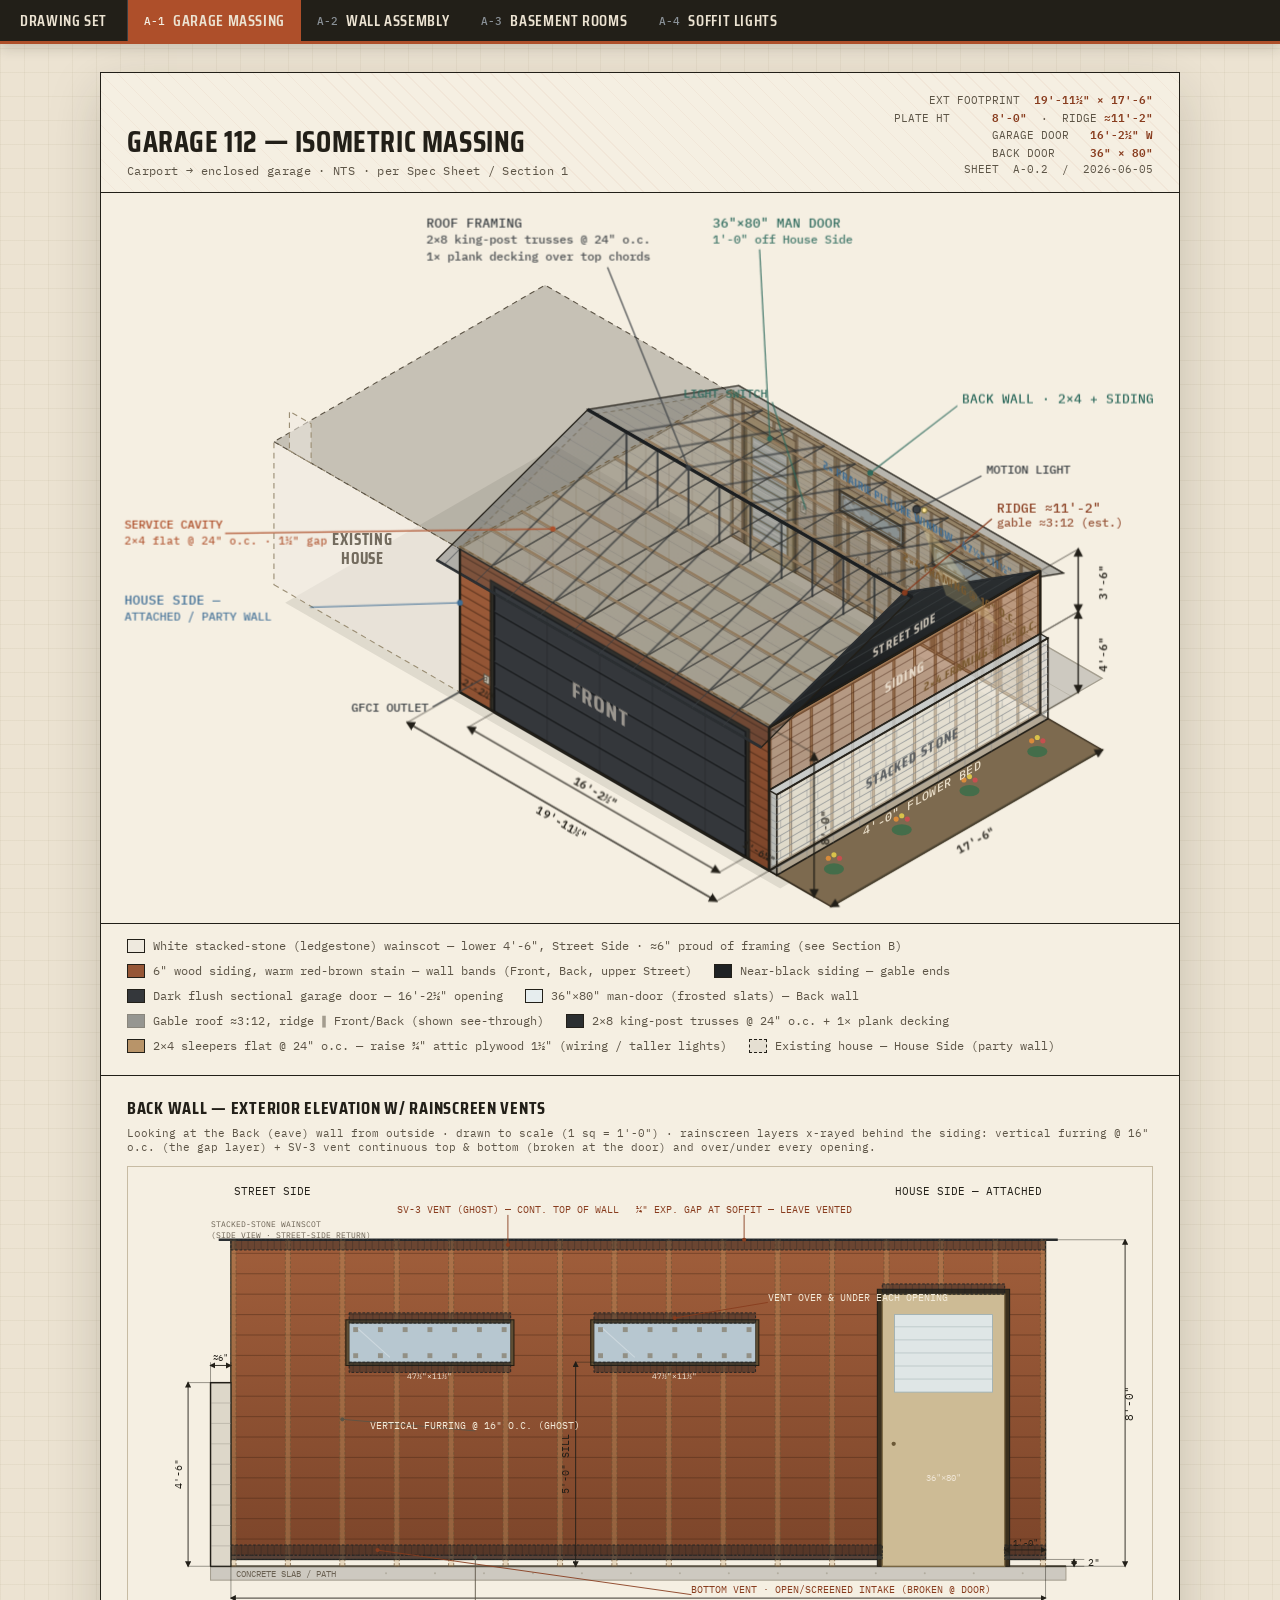
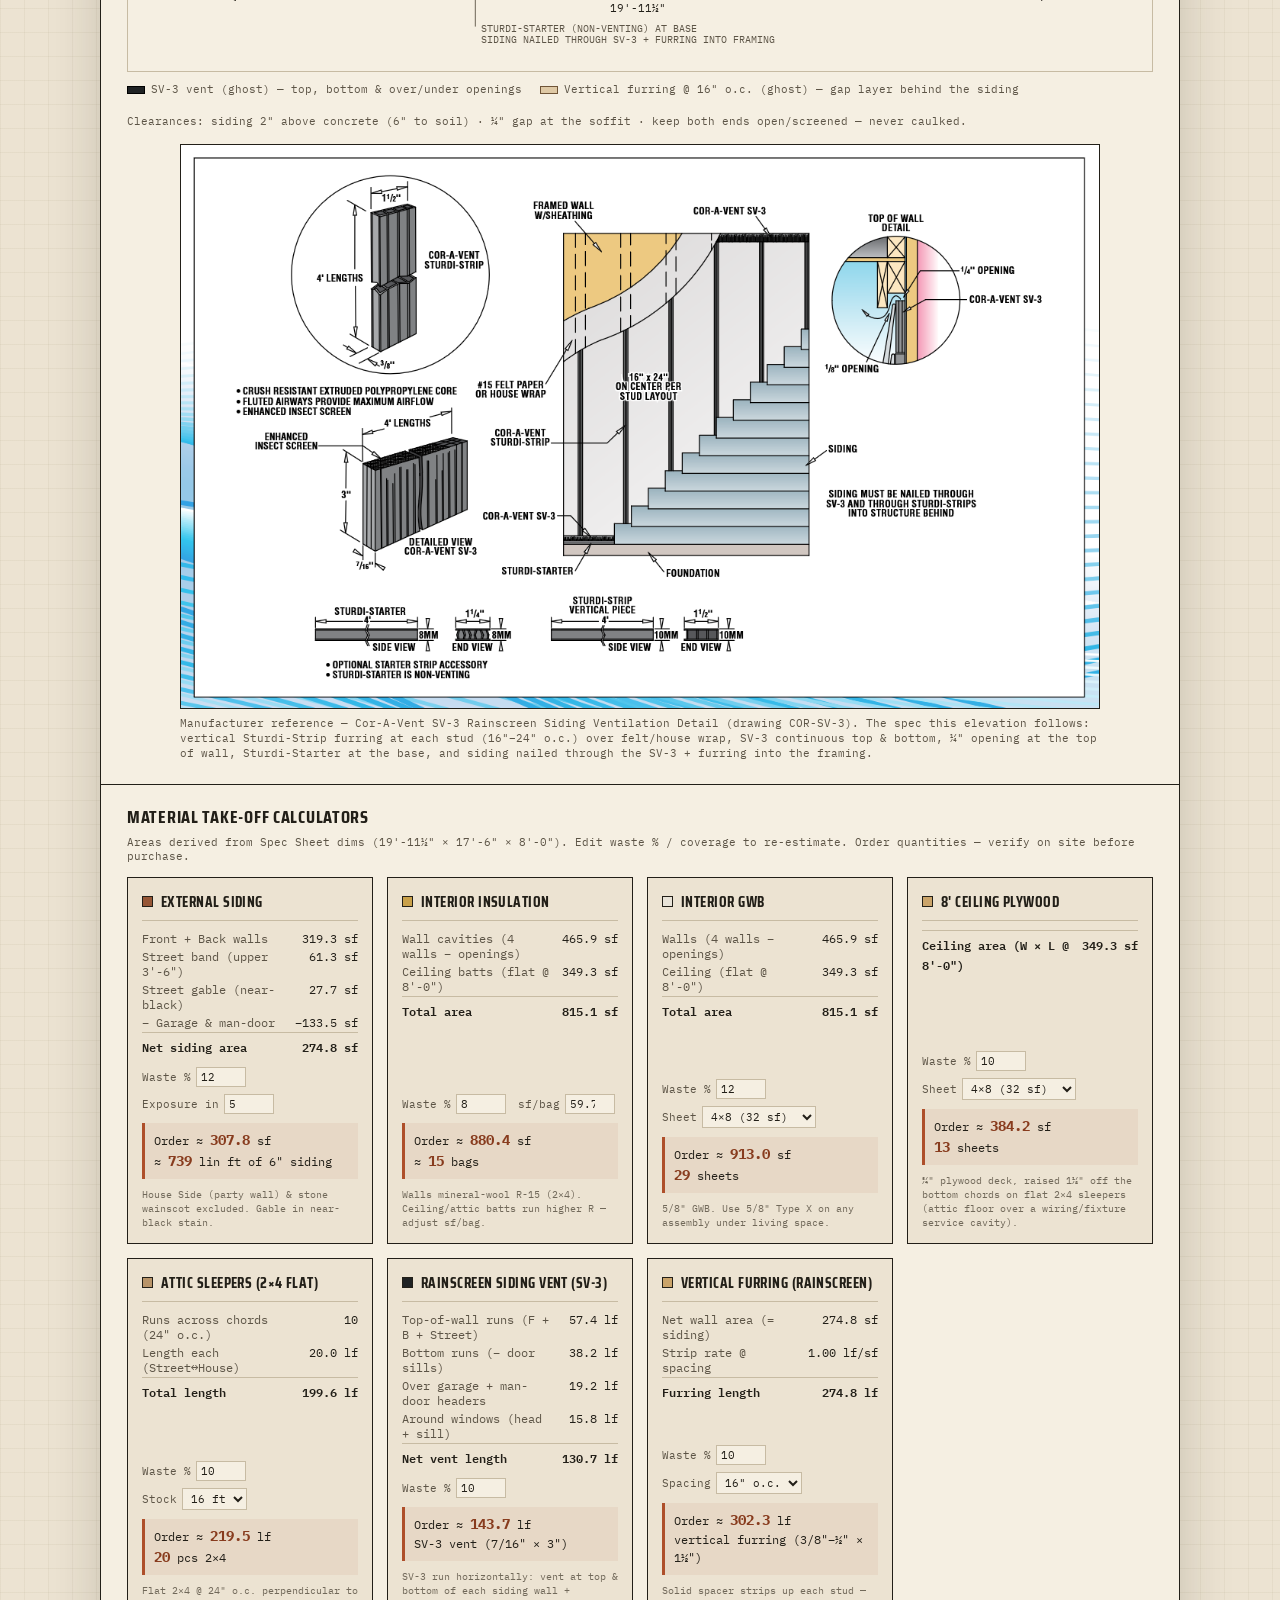
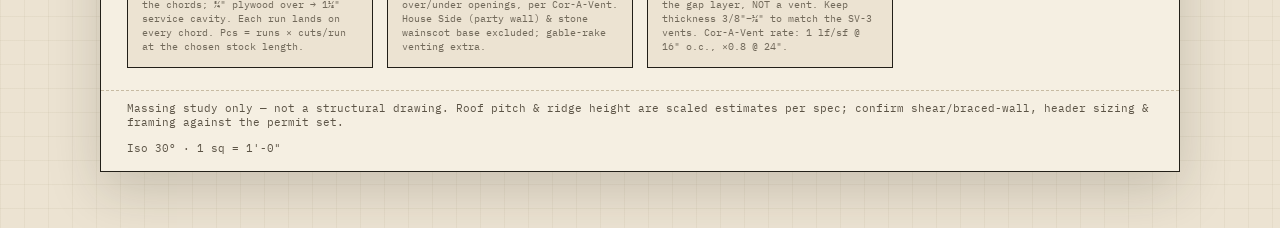
<file: garage-isometric.html>
<!DOCTYPE html>
<html lang="en">

<head>
  <meta charset="UTF-8" />
  <meta name="viewport" content="width=device-width, initial-scale=1.0" />
  <title>Garage 112 — Isometric Massing</title>
  <link rel="preconnect" href="https://fonts.googleapis.com" />
  <link rel="preconnect" href="https://fonts.gstatic.com" crossorigin />
  <link
    href="https://fonts.googleapis.com/css2?family=Saira+Condensed:wght@500;600;700&family=IBM+Plex+Mono:wght@400;500;600&family=IBM+Plex+Sans:wght@400;500;600&display=swap"
    rel="stylesheet" />
  <link rel="stylesheet" href="shared.css" />
  <link rel="stylesheet" href="isometric.css" />
  <style>
    /* Page-specific color tokens (massing materials) */
    :root {
      --stone: #9aa0a4;
      --stone-dk: #6f757a;
      --stone-lt: #b4b8ba;
      --siding: #9c7b52;
      --siding-dk: #6f5436;
      --siding-lt: #b89469;
      --door: #34373b;
      --door-dk: #1b1d1f;
      --door-hi: #4c5156;
      --glass: #9fb6c4;
    }

    body {
      background-image:
        linear-gradient(rgba(199, 187, 163, .20) 1px, transparent 1px),
        linear-gradient(90deg, rgba(199, 187, 163, .20) 1px, transparent 1px);
      background-size: 24px 24px;
      padding: 28px 20px 56px;
    }

    .sheet {
      max-width: 1080px;
      margin: 0 auto;
      box-shadow: 0 18px 50px rgba(34, 31, 24, .18);
    }

    /* ---- material take-off calculators ---- */
    .calcs {
      padding: 18px 26px 22px;
      border-top: 1.5px solid var(--ink);
    }

    .calcs .ch {
      font-family: "Saira Condensed", sans-serif;
      font-weight: 700;
      text-transform: uppercase;
      letter-spacing: .04em;
      font-size: 18px;
      margin: 0 0 4px;
    }

    .calcs .csub {
      font-family: "IBM Plex Mono", monospace;
      font-size: 11px;
      color: var(--ink-soft);
      margin: 0 0 14px;
    }

    .cgrid {
      display: grid;
      grid-template-columns: repeat(auto-fit, minmax(238px, 1fr));
      gap: 14px;
    }

    .card {
      border: 1.2px solid var(--ink);
      background: var(--paper);
      padding: 12px 14px 13px;
      display: flex;
      flex-direction: column;
      gap: 9px;
    }

    .card .ct {
      font-family: "Saira Condensed", sans-serif;
      font-weight: 700;
      text-transform: uppercase;
      letter-spacing: .03em;
      font-size: 15px;
      border-bottom: 1px solid var(--line);
      padding-bottom: 6px;
      display: flex;
      align-items: center;
      gap: 8px;
    }

    .card .ct .dot {
      width: 11px;
      height: 11px;
      border: 1px solid var(--ink);
      display: inline-block;
      flex: none;
    }

    .brk {
      font-family: "IBM Plex Mono", monospace;
      font-size: 11.5px;
      color: var(--ink-soft);
      border-collapse: collapse;
      width: 100%;
    }

    .brk td {
      padding: 1.5px 0;
      vertical-align: top;
    }

    .brk td.v {
      text-align: right;
      font-variant-numeric: tabular-nums;
      color: var(--ink);
      white-space: nowrap;
      padding-left: 8px;
    }

    .brk tr.net td {
      border-top: 1px solid var(--line);
      padding-top: 4px;
      font-weight: 600;
      color: var(--ink);
    }

    .ctrl {
      display: flex;
      flex-wrap: wrap;
      gap: 7px 12px;
      font-family: "IBM Plex Mono", monospace;
      font-size: 11px;
      color: var(--ink-soft);
      margin-top: auto;
    }

    .ctrl label {
      display: flex;
      align-items: center;
      gap: 5px;
    }

    .ctrl input {
      width: 50px;
    }

    .ctrl input,
    .ctrl select {
      font-family: "IBM Plex Mono", monospace;
      font-size: 11px;
      border: 1px solid var(--line);
      background: var(--paper-2);
      color: var(--ink);
      padding: 2px 4px;
    }

    .res {
      font-family: "IBM Plex Mono", monospace;
      font-size: 12px;
      background: rgba(174, 79, 42, .07);
      border-left: 3px solid var(--rust);
      padding: 7px 9px;
      line-height: 1.55;
    }

    .res b {
      color: var(--rust-deep);
      font-size: 13.5px;
    }

    .note {
      font-family: "IBM Plex Mono", monospace;
      font-size: 10px;
      color: var(--ink-soft);
      opacity: .85;
      line-height: 1.4;
    }

    /* ---- back-wall exterior elevation ---- */
    .elev {
      padding: 18px 26px 22px;
      border-top: 1.5px solid var(--ink);
    }

    .elev .ch {
      font-family: "Saira Condensed", sans-serif;
      font-weight: 700;
      text-transform: uppercase;
      letter-spacing: .04em;
      font-size: 18px;
      margin: 0 0 4px;
    }

    .elev .csub {
      font-family: "IBM Plex Mono", monospace;
      font-size: 11px;
      color: var(--ink-soft);
      margin: 0 0 12px;
    }

    .elev .edraw {
      background: var(--paper-2);
      border: 1px solid var(--line);
    }

    .elev svg {
      display: block;
      width: 100%;
      height: auto;
    }

    .vlegend {
      font-family: "IBM Plex Mono", monospace;
      font-size: 11px;
      color: var(--ink-soft);
      margin-top: 10px;
      display: flex;
      gap: 18px;
      flex-wrap: wrap;
      align-items: center;
    }

    .vlegend i {
      display: inline-block;
      width: 18px;
      height: 8px;
      background: #1f2224;
      border: 1px solid #000;
      margin-right: 6px;
      vertical-align: middle;
    }

    .refimg {
      margin: 16px 0 0;
    }

    .refimg img {
      display: block;
      width: 100%;
      max-width: 920px;
      height: auto;
      margin: 0 auto;
      border: 1px solid var(--ink);
      background: #fff;
    }

    .refimg figcaption {
      font-family: "IBM Plex Mono", monospace;
      font-size: 10.5px;
      color: var(--ink-soft);
      line-height: 1.45;
      margin: 7px auto 0;
      max-width: 920px;
    }

    @media print {
      .ctrl input,
      .ctrl select {
        border: none;
        background: transparent;
      }
    }
  </style>
</head>

<body>
<nav class="drawnav" aria-label="Drawing set">
  <div class="drawnav-bar">
    <a class="home" href="index.html">Drawing Set</a>
    <div class="sheets">
      <a href="garage-isometric.html" aria-current="page"><span class="no">A-1</span>Garage Massing</a>
      <a href="wall-assembly-diagram.html"><span class="no">A-2</span>Wall Assembly</a>
      <a href="basement-rooms-isometric.html"><span class="no">A-3</span>Basement Rooms</a>
      <a href="exterior-led-soffit-lights.html"><span class="no">A-4</span>Soffit Lights</a>
    </div>
  </div>
</nav>
  <div class="sheet">
    <header class="tb">
      <div>
        <h1>Garage 112 — Isometric Massing</h1>
        <div class="sub">Carport → enclosed garage · NTS · per Spec Sheet / Section 1</div>
      </div>
      <div class="stamp">
        EXT FOOTPRINT&nbsp; <b>19'-11½" × 17'-6"</b><br />
        PLATE HT&nbsp;&nbsp;&nbsp;&nbsp;&nbsp; <b>8'-0"</b> &nbsp;·&nbsp; RIDGE <b>≈11'-2"</b><br />
        GARAGE DOOR&nbsp;&nbsp; <b>16'-2½" W</b><br />
        BACK DOOR&nbsp;&nbsp;&nbsp;&nbsp; <b>36" × 80"</b><br />
        SHEET &nbsp;A-0.2 &nbsp;/&nbsp; 2026-06-05
      </div>
    </header>

    <div class="drawing">
      <svg id="iso" viewBox="0 0 1080 780" role="img" aria-label="Isometric massing diagram of Garage 112">
        <defs>
          <marker id="arr" viewBox="0 0 10 10" refX="8" refY="5" markerWidth="7" markerHeight="7"
            orient="auto-start-reverse">
            <path d="M0,0 L10,5 L0,10 z" fill="#221F18" />
          </marker>
          <linearGradient id="gStone" x1="0" y1="1" x2="0" y2="0">
            <stop offset="0" stop-color="#e2ddd0" />
            <stop offset="1" stop-color="#f3efe6" />
          </linearGradient>
          <linearGradient id="gSide" x1="0" y1="1" x2="0" y2="0">
            <stop offset="0" stop-color="#723f27" />
            <stop offset="1" stop-color="#965636" />
          </linearGradient>
          <linearGradient id="gSideF" x1="0" y1="1" x2="0" y2="0">
            <stop offset="0" stop-color="#7c452a" />
            <stop offset="1" stop-color="#a05e3b" />
          </linearGradient>
          <linearGradient id="gGable" x1="0" y1="1" x2="0" y2="0">
            <stop offset="0" stop-color="#17191a" />
            <stop offset="1" stop-color="#2b2f31" />
          </linearGradient>
          <linearGradient id="gRoof" x1="0" y1="0" x2="1" y2="1">
            <stop offset="0" stop-color="#42474b" />
            <stop offset="1" stop-color="#2f3438" />
          </linearGradient>
        </defs>
        <!-- drawn by script -->
      </svg>
    </div>

    <div class="legend">
      <div class="it"><span class="sw" style="background:#eee9de"></span>White stacked-stone (ledgestone) wainscot —
        lower 4'-6", Street Side · ≈6" proud of framing (see Section B)</div>
      <div class="it"><span class="sw" style="background:#965636"></span>6" wood siding, warm red-brown stain — wall
        bands (Front, Back, upper Street)</div>
      <div class="it"><span class="sw" style="background:#1f2224"></span>Near-black siding — gable ends</div>
      <div class="it"><span class="sw" style="background:#34373b"></span>Dark flush sectional garage door — 16'-2½"
        opening</div>
      <div class="it"><span class="sw" style="background:#e6edee"></span>36"×80" man-door (frosted slats) — Back wall
      </div>
      <div class="it"><span class="sw" style="background:#3A3F43;opacity:.5"></span>Gable roof ≈3:12, ridge ∥ Front/Back
        (shown see-through)</div>
      <div class="it"><span class="sw" style="background:#2b2f31"></span>2×8 king-post trusses @ 24" o.c. + 1× plank
        decking</div>
      <div class="it"><span class="sw" style="background:#b89469"></span>2×4 sleepers flat @ 24" o.c. — raise ¾" attic
        plywood 1½" (wiring / taller lights)</div>
      <div class="it"><span class="sw" style="border-style:dashed;background:rgba(92,84,70,.10)"></span>Existing house —
        House Side (party wall)</div>
    </div>

    <section class="elev">
      <h2 class="ch">Back Wall — Exterior Elevation w/ Rainscreen Vents</h2>
      <p class="csub">Looking at the Back (eave) wall from outside · drawn to scale (1 sq = 1'-0") · rainscreen layers
        x-rayed behind the siding: vertical furring @ 16" o.c. (the gap layer) + SV-3 vent continuous top &amp; bottom (broken
        at the door) and over/under every opening.</p>
      <div class="edraw">
        <svg id="elev" role="img"
          aria-label="Back wall exterior elevation, to scale, with ghosted vertical furring and SV-3 rainscreen vents"></svg>
      </div>
      <div class="vlegend">
        <span><i></i>SV-3 vent (ghost) — top, bottom &amp; over/under openings</span>
        <span><i style="background:rgba(202,164,106,.5);border-color:#6f5436"></i>Vertical furring @ 16" o.c. (ghost) — gap
          layer behind the siding</span>
        <span>Clearances: siding 2" above concrete (6" to soil) · ¼" gap at the soffit · keep both ends open/screened —
          never caulked.</span>
      </div>
      <figure class="refimg">
        <img src="cor-a-vent-sv3-siding-ventilation-detail.png"
          alt="Cor-A-Vent SV-3 rainscreen siding ventilation detail — manufacturer reference drawing" loading="lazy" />
        <figcaption>Manufacturer reference — Cor-A-Vent SV-3 Rainscreen Siding Ventilation Detail (drawing COR-SV-3). The
          spec this elevation follows: vertical Sturdi-Strip furring at each stud (16"–24" o.c.) over felt/house wrap,
          SV-3 continuous top &amp; bottom, ¼" opening at the top of wall, Sturdi-Starter at the base, and siding nailed
          through the SV-3 + furring into the framing.</figcaption>
      </figure>
    </section>

    <section class="calcs">
      <h2 class="ch">Material Take-off Calculators</h2>
      <p class="csub">Areas derived from Spec Sheet dims (19'-11½" × 17'-6" × 8'-0"). Edit waste % / coverage to
        re-estimate. Order quantities — verify on site before purchase.</p>
      <div class="cgrid">

        <div class="card">
          <div class="ct"><span class="dot" style="background:#965636"></span>External Siding</div>
          <table class="brk">
            <tr>
              <td>Front + Back walls</td>
              <td class="v"><span id="s-fb"></span> sf</td>
            </tr>
            <tr>
              <td>Street band (upper 3'-6")</td>
              <td class="v"><span id="s-band"></span> sf</td>
            </tr>
            <tr>
              <td>Street gable (near-black)</td>
              <td class="v"><span id="s-gab"></span> sf</td>
            </tr>
            <tr>
              <td>− Garage &amp; man-door</td>
              <td class="v">−<span id="s-ded"></span> sf</td>
            </tr>
            <tr class="net">
              <td>Net siding area</td>
              <td class="v"><span id="s-net"></span> sf</td>
            </tr>
          </table>
          <div class="ctrl">
            <label>Waste % <input id="s-waste" type="number" min="0" value="12"></label>
            <label>Exposure in <input id="s-exp" type="number" min="1" value="5"></label>
          </div>
          <div class="res">Order ≈ <b id="s-area"></b> sf<br>≈ <b id="s-lf"></b> lin ft of 6" siding</div>
          <div class="note">House Side (party wall) &amp; stone wainscot excluded. Gable in near-black stain.</div>
        </div>

        <div class="card">
          <div class="ct"><span class="dot" style="background:#c9a14a"></span>Interior Insulation</div>
          <table class="brk">
            <tr>
              <td>Wall cavities (4 walls − openings)</td>
              <td class="v"><span id="i-wall"></span> sf</td>
            </tr>
            <tr>
              <td>Ceiling batts (flat @ 8'-0")</td>
              <td class="v"><span id="i-ceil"></span> sf</td>
            </tr>
            <tr class="net">
              <td>Total area</td>
              <td class="v"><span id="i-tot"></span> sf</td>
            </tr>
          </table>
          <div class="ctrl">
            <label>Waste % <input id="i-waste" type="number" min="0" value="8"></label>
            <label>sf/bag <input id="i-cov" type="number" min="1" value="59.7"></label>
          </div>
          <div class="res">Order ≈ <b id="i-area"></b> sf<br>≈ <b id="i-bags"></b> bags</div>
          <div class="note">Walls mineral-wool R-15 (2×4). Ceiling/attic batts run higher R — adjust sf/bag.</div>
        </div>

        <div class="card">
          <div class="ct"><span class="dot" style="background:#e8e3d8"></span>Interior GWB</div>
          <table class="brk">
            <tr>
              <td>Walls (4 walls − openings)</td>
              <td class="v"><span id="g-wall"></span> sf</td>
            </tr>
            <tr>
              <td>Ceiling (flat @ 8'-0")</td>
              <td class="v"><span id="g-ceil"></span> sf</td>
            </tr>
            <tr class="net">
              <td>Total area</td>
              <td class="v"><span id="g-tot"></span> sf</td>
            </tr>
          </table>
          <div class="ctrl">
            <label>Waste % <input id="g-waste" type="number" min="0" value="12"></label>
            <label>Sheet
              <select id="g-cov">
                <option value="32">4×8 (32 sf)</option>
                <option value="40">4×10 (40 sf)</option>
                <option value="48">4×12 (48 sf)</option>
              </select>
            </label>
          </div>
          <div class="res">Order ≈ <b id="g-area"></b> sf<br><b id="g-sheets"></b> sheets</div>
          <div class="note">5/8" GWB. Use 5/8" Type X on any assembly under living space.</div>
        </div>

        <div class="card">
          <div class="ct"><span class="dot" style="background:#caa46a"></span>8' Ceiling Plywood</div>
          <table class="brk">
            <tr class="net">
              <td>Ceiling area (W × L @ 8'-0")</td>
              <td class="v"><span id="p-ceil"></span> sf</td>
            </tr>
          </table>
          <div class="ctrl">
            <label>Waste % <input id="p-waste" type="number" min="0" value="10"></label>
            <label>Sheet
              <select id="p-cov">
                <option value="32">4×8 (32 sf)</option>
                <option value="48">4×12 (48 sf)</option>
              </select>
            </label>
          </div>
          <div class="res">Order ≈ <b id="p-area"></b> sf<br><b id="p-sheets"></b> sheets</div>
          <div class="note">¾" plywood deck, raised 1½" off the bottom chords on flat 2×4 sleepers (attic floor over a
            wiring/fixture service cavity).</div>
        </div>

        <div class="card">
          <div class="ct"><span class="dot" style="background:#b89469"></span>Attic Sleepers (2×4 flat)</div>
          <table class="brk">
            <tr>
              <td>Runs across chords (24" o.c.)</td>
              <td class="v"><span id="a-runs"></span></td>
            </tr>
            <tr>
              <td>Length each (Street↔House)</td>
              <td class="v"><span id="a-len"></span> lf</td>
            </tr>
            <tr class="net">
              <td>Total length</td>
              <td class="v"><span id="a-lf"></span> lf</td>
            </tr>
          </table>
          <div class="ctrl">
            <label>Waste % <input id="a-waste" type="number" min="0" value="10"></label>
            <label>Stock
              <select id="a-stock">
                <option value="8">8 ft</option>
                <option value="10">10 ft</option>
                <option value="12">12 ft</option>
                <option value="16" selected>16 ft</option>
                <option value="20">20 ft</option>
              </select>
            </label>
          </div>
          <div class="res">Order ≈ <b id="a-ord"></b> lf<br><b id="a-pcs"></b> pcs 2×4</div>
          <div class="note">Flat 2×4 @ 24" o.c. perpendicular to the chords; ¾" plywood over → 1½" service cavity. Each
            run lands on every chord. Pcs = runs × cuts/run at the chosen stock length.</div>
        </div>

        <div class="card">
          <div class="ct"><span class="dot" style="background:#1f2224"></span>Rainscreen Siding Vent (SV-3)</div>
          <table class="brk">
            <tr>
              <td>Top-of-wall runs (F + B + Street)</td>
              <td class="v"><span id="rv-top"></span> lf</td>
            </tr>
            <tr>
              <td>Bottom runs (− door sills)</td>
              <td class="v"><span id="rv-bot"></span> lf</td>
            </tr>
            <tr>
              <td>Over garage + man-door headers</td>
              <td class="v"><span id="rv-hdr"></span> lf</td>
            </tr>
            <tr>
              <td>Around windows (head + sill)</td>
              <td class="v"><span id="rv-win"></span> lf</td>
            </tr>
            <tr class="net">
              <td>Net vent length</td>
              <td class="v"><span id="rv-net"></span> lf</td>
            </tr>
          </table>
          <div class="ctrl">
            <label>Waste % <input id="rv-waste" type="number" min="0" value="10"></label>
          </div>
          <div class="res">Order ≈ <b id="rv-order"></b> lf<br>SV-3 vent (7/16" × 3")</div>
          <div class="note">SV-3 run horizontally: vent at top &amp; bottom of each siding wall + over/under openings, per
            Cor-A-Vent. House Side (party wall) &amp; stone wainscot base excluded; gable-rake venting extra.</div>
        </div>

        <div class="card">
          <div class="ct"><span class="dot" style="background:#caa46a"></span>Vertical Furring (rainscreen)</div>
          <table class="brk">
            <tr>
              <td>Net wall area (= siding)</td>
              <td class="v"><span id="vf-area"></span> sf</td>
            </tr>
            <tr>
              <td>Strip rate @ spacing</td>
              <td class="v"><span id="vf-rate"></span> lf/sf</td>
            </tr>
            <tr class="net">
              <td>Furring length</td>
              <td class="v"><span id="vf-len"></span> lf</td>
            </tr>
          </table>
          <div class="ctrl">
            <label>Waste % <input id="vf-waste" type="number" min="0" value="10"></label>
            <label>Spacing
              <select id="vf-oc">
                <option value="1">16" o.c.</option>
                <option value="0.8">24" o.c.</option>
              </select>
            </label>
          </div>
          <div class="res">Order ≈ <b id="vf-ord"></b> lf<br>vertical furring (3/8"–½" × 1½")</div>
          <div class="note">Solid spacer strips up each stud — the gap layer, NOT a vent. Keep thickness 3/8"–½" to match
            the SV-3 vents. Cor-A-Vent rate: 1 lf/sf @ 16" o.c., ×0.8 @ 24".</div>
        </div>

      </div>
    </section>

    <footer class="fn">
      <span>Massing study only — not a structural drawing. Roof pitch &amp; ridge height are scaled estimates per spec;
        confirm shear/braced-wall, header sizing &amp; framing against the permit set.</span>
      <span>Iso 30° · 1 sq = 1'-0"</span>
    </footer>
  </div>

  <script>
    (function () {
      const S = 16, A = Math.PI / 6;
      const ux = [Math.cos(A) * S, Math.sin(A) * S];   // +X width (Front wall, House->Street) -> right & down
      const uy = [Math.cos(A) * S, -Math.sin(A) * S];   // +Y depth (Front->Back)               -> right & up
      const uz = [0, -S];                            // +Z height                            -> up
      const O = [330, 470];

      // ---- dimensions (from Spec Sheet) ----
      const W = 19 + 11.5 / 12;      // Front/Back wall length  19'-11 1/2"
      const L = 17.5;              // Side wall length        17'-6"
      const H = 8;                 // plate height            8'-0"
      const RIDGE = 11 + 2 / 12;       // ridge above slab      ≈11'-2"
      const STONE = 4.5;             // stone wainscot height   4'-6"
      // garage-door layout, measured from House-Side corner (X=0)
      const segH = 2 + 2.75 / 12;      // 2'-2 3/4" solid (House-Side jamb)
      const GD = 16 + 2.5 / 12;      // 16'-2 1/2" opening
      const GDx0 = segH, GDx1 = segH + GD;   // jambs 2.229 / 18.438
      const DH = 7;                // garage-door leaf height (assumed)
      // back man-door (1'-0" off House Side; jambs 1'-0" / 4'-0")
      const bdx0 = 1, bdx1 = 4, bdh = 80 / 12; // 3'-0" x 6'-8"
      // roof
      const ovE = 1.0, ovR = 0.5;            // eave / rake overhang
      const rY = L / 2;                        // ridge runs along X at mid-depth
      const slope = (RIDGE - H) / rY;
      const eaveZ = H - ovE * slope;
      // attic service cavity: flat 2x4 sleepers across the bottom chords, raised plywood
      const SLP = 1.5 / 12;                    // flat 2x4 thickness (1.5") = cavity depth
      const SLoc = 2;                         // sleepers 24" o.c. (3/4" ply spans this w/o sag)

      function p(x, y, z) {
        return [O[0] + x * ux[0] + y * uy[0] + z * uz[0],
        O[1] + x * ux[1] + y * uy[1] + z * uz[1]];
      }
      const f = n => (Math.round(n * 100) / 100);
      const ps = a => a.map(P => f(P[0]) + "," + f(P[1])).join(" ");
      let out = [];
      const poly = (pts, attr) => out.push(`<polygon points="${ps(pts)}" ${attr}/>`);
      const line = (a, b, attr) => out.push(`<line x1="${f(a[0])}" y1="${f(a[1])}" x2="${f(b[0])}" y2="${f(b[1])}" ${attr}/>`);
      const text = (P, t, attr) => out.push(`<text x="${f(P[0])}" y="${f(P[1])}" ${attr}>${t}</text>`);
      const rtext = (P, ang, t, attr) => out.push(`<text x="${f(P[0])}" y="${f(P[1])}" transform="rotate(${f(ang)} ${f(P[0])} ${f(P[1])})" ${attr}>${t}</text>`);
      // surface label: baseline follows the isometric axis but glyphs stay vertical (skewY about P)
      const vtext = (P, ang, t, attr) => out.push(`<text x="${f(P[0])}" y="${f(P[1])}" transform="translate(${f(P[0])} ${f(P[1])}) skewY(${f(ang)}) translate(${f(-P[0])} ${f(-P[1])})" ${attr}>${t}</text>`);
      const angX = Math.atan2(ux[1], ux[0]) * 180 / Math.PI;   // +30°  X / Front-wall axis (down-right)
      const angY = Math.atan2(uy[1], uy[0]) * 180 / Math.PI;   // -30°  Y / Side-wall axis (up-right)

      /* ---- ground shadow ---- */
      poly([p(-12, 0, 0), p(W, 0, 0), p(W, L, 0), p(0, L, 0), p(-12, L, 0)],
        'fill="rgba(34,31,24,.10)" transform="translate(10,16)" stroke="none"');

      /* ---- SITE: concrete path (behind / Back wall) + flower bed (Street Side) ---- */
      out.push('<g class="anim a1">');
      // 4'-0" concrete pathway attached to the Back wall (Y=L), full width
      const PW = 4;
      poly([p(0, L, 0), p(W, L, 0), p(W, L + PW, 0), p(0, L + PW, 0)],
        'fill="#cdc9c0" stroke="#a59f90" stroke-width="1.2"');
      for (let x = 4; x < W - 0.01; x += 4) line(p(x, L, 0), p(x, L + PW, 0), 'stroke="#a59f90" stroke-width=".8" opacity=".7"'); // control joints
      line(p(0, L + PW / 2, 0), p(W, L + PW / 2, 0), 'stroke="#a59f90" stroke-width=".8" opacity=".5"');
      vtext(p(W * 0.5, L + PW * 0.62, 0.02), angX, "4'-0\" CONCRETE PATH",
        'class="lbl" font-size="10.5" fill="#6b6253" text-anchor="middle" opacity=".9"');
      // 4'-0" flower bed in front of the Street-Side stacked stone (X=W)
      const FB = 4;
      poly([p(W, 0, 0), p(W + FB, 0, 0), p(W + FB, L, 0), p(W, L, 0)],
        'fill="#7d6a4f" stroke="#5e4e38" stroke-width="1.2"');
      line(p(W + FB, 0, 0), p(W + FB, L, 0), 'stroke="#9a8865" stroke-width="1.6"'); // bed edging
      for (let i = 0; i < 4; i++) {
        const y = L * (i + 0.5) / 4;
        let b = p(W + FB * 0.5, y, 0), fl = p(W + FB * 0.5, y, 0.6);
        out.push(`<ellipse cx="${f(b[0])}" cy="${f(b[1])}" rx="9" ry="5" fill="#3f6e4a" opacity=".92"/>`);
        out.push(`<circle cx="${f(fl[0] - 5)}" cy="${f(fl[1])}" r="2.3" fill="#d98b3a"/>`);
        out.push(`<circle cx="${f(fl[0] + 5)}" cy="${f(fl[1])}" r="2.3" fill="#c64f4f"/>`);
        out.push(`<circle cx="${f(fl[0])}"   cy="${f(fl[1] - 3)}" r="2.3" fill="#d9c24a"/>`);
      }
      vtext(p(W + FB * 0.28, L * 0.5, 0.02), angY, "4'-0\" FLOWER BED",
        'class="lbl" font-size="10.5" fill="#efe4cf" text-anchor="middle" opacity=".95"');
      out.push('</g>');

      /* ---- existing house ghost (House Side / party wall) — white-brick ranch ---- */
      const HX = -12, HZ = H;                   // height matched to the garage wall/plate (8'-0")
      const hg = 'fill="rgba(238,234,226,.55)" stroke="#9b8e74" stroke-width="1" stroke-dasharray="5 4"';
      const hgR = 'fill="rgba(90,86,78,.30)" stroke="#5C5446" stroke-width="1" stroke-dasharray="5 4"';
      out.push('<g class="anim a1">');
      poly([p(HX, 0, 0), p(0, 0, 0), p(0, 0, HZ), p(HX, 0, HZ)], hg);           // white-brick front wall
      poly([p(HX, 0, HZ), p(0, 0, HZ), p(0, L, HZ), p(HX, L, HZ)], hgR);        // low-slope roof
      // brick chimney hint at far end
      poly([p(HX + 1, 0, HZ), p(HX + 2.4, 0, HZ), p(HX + 2.4, 0, HZ + 2.2), p(HX + 1, 0, HZ + 2.2)], hg);
      text([243, 338], 'EXISTING',
        'class="facetxt" font-size="15" fill="#5C5446" text-anchor="middle" opacity=".85"');
      text([243, 355], 'HOUSE',
        'class="facetxt" font-size="15" fill="#5C5446" text-anchor="middle" opacity=".85"');
      out.push('</g>');

      /* ===== INTERIOR / FAR WALLS (seen through the glass roof) ===== */
      out.push('<g class="anim a2">');
      // floor slab (faint)
      poly([p(0, 0, 0), p(W, 0, 0), p(W, L, 0), p(0, L, 0)],
        'fill="#d8cdb6" fill-opacity=".45" stroke="#b3a684" stroke-width="1"');
      // BACK wall (Y=L) interior face = siding, rectangular to plate
      poly([p(0, L, 0), p(W, L, 0), p(W, L, H), p(0, L, H)],
        'fill="#bfa988" fill-opacity=".5" stroke="#8f7a55" stroke-width="1.2"');
      for (let z = 0.55; z < H - 0.02; z += 0.55)
        line(p(0, L, z), p(W, L, z), 'stroke="#8f7a55" stroke-width=".8" opacity=".45"');
      // 2× Hy-Lite Prairie decorative picture windows (47½"×11½", bronze) — placement on Back wall
      const winX = [9.06, 15.06], winSill = 5.0, winW = 47.5 / 12, winH = 11.5 / 12;
      // --- 2x4 framing on the BACK wall (Y=L), shown on the interior face ---
      {
        const sw = 1.5 / 12, SOC = 16 / 12;
        const bw = 'fill="#bca074" fill-opacity=".85" stroke="#6f5436" stroke-width="1"';
        const bstud = (x, z0, z1) => { let x1 = Math.min(x + sw, W); poly([p(x, L, z0), p(x1, L, z0), p(x1, L, z1), p(x, L, z1)], bw); };
        const bhoriz = (x0, x1, z0, z1) => poly([p(x0, L, z0), p(x1, L, z0), p(x1, L, z1), p(x0, L, z1)], bw);
        const dro0 = bdx0 - 0.17, dro1 = bdx1 + 0.17, hdrZ = bdh + 0.17;   // man-door rough opening
        const wins = winX.map(cx => ({ x0: cx - winW / 2 - 0.08, x1: cx + winW / 2 + 0.08, rb: winSill - 0.06, rt: winSill + winH + 0.06 }));
        const inOpen = x => (x > dro0 - sw - 0.1 && x < dro1 + 0.1) || wins.some(w => x > w.x0 - sw - 0.1 && x < w.x1 + 0.1);
        // plates: bottom plate interrupted at the door, double top plate continuous
        bhoriz(0, dro0, 0, sw); bhoriz(dro1, W, 0, sw);
        bhoriz(0, W, H - 2 * sw, H);
        // common studs @ 16" o.c. (skip framed openings)
        for (let x = 0; x <= W - sw + 0.01; x += SOC) { if (inOpen(x)) continue; bstud(x, sw, H - 2 * sw); }
        bstud(W - sw, sw, H - 2 * sw);                 // street-corner stud
        // man-door opening: king + jack studs, doubled header, cripples
        bstud(dro0 - sw, sw, H - 2 * sw); bstud(dro1, sw, H - 2 * sw);          // kings
        bstud(dro0, sw, hdrZ); bstud(dro1 - sw, sw, hdrZ);                      // jacks / trimmers
        bhoriz(dro0, dro1, hdrZ, hdrZ + 0.5);                                   // header (doubled 2x)
        for (let x = dro0 + 0.55; x < dro1 - 0.1; x += SOC) bstud(x, hdrZ + 0.5, H - 2 * sw); // cripples
        // window openings: king + jack studs, header, rough sill, cripples above & below
        for (const w of wins) {
          bstud(w.x0 - sw, sw, H - 2 * sw); bstud(w.x1, sw, H - 2 * sw);        // kings
          bstud(w.x0, sw, w.rt); bstud(w.x1 - sw, sw, w.rt);                    // jacks (floor → header)
          bhoriz(w.x0, w.x1, w.rt, w.rt + 0.4);                                 // header
          bhoriz(w.x0, w.x1, w.rb - 0.12, w.rb);                                // rough sill
          for (let x = w.x0 + 0.5; x < w.x1 - 0.1; x += SOC) {
            bstud(x, sw, w.rb - 0.12);          // sill cripples (floor → sill)
            bstud(x, w.rt + 0.4, H - 2 * sw);   // header cripples (header → top plate)
          }
        }
      }
      // --- 36"x80" man-door on back wall (1'-0" off House Side) ---
      poly([p(bdx0 - 0.17, L, 0), p(bdx1 + 0.17, L, 0), p(bdx1 + 0.17, L, bdh + 0.17), p(bdx0 - 0.17, L, bdh + 0.17)],
        'fill="#5a4a30" fill-opacity=".7" stroke="#3a2f1d" stroke-width="1"');   // frame
      poly([p(bdx0, L, 0), p(bdx1, L, 0), p(bdx1, L, bdh), p(bdx0, L, bdh)],
        'fill="#cdbb95" fill-opacity=".85" stroke="#7d6a45" stroke-width="1.4"'); // leaf
      // horizontal frosted-glass window slats
      const sL = bdx0 + 0.35, sR = bdx1 - 0.35, gTop = bdh - 0.45, gBot = 0.55, slat = 0.52, gap = 0.12;
      poly([p(sL, L, gBot), p(sR, L, gBot), p(sR, L, gTop), p(sL, L, gTop)],
        'fill="#3a3326" fill-opacity=".55" stroke="#7d6a45" stroke-width="1"');
      for (let z = gBot; z + slat <= gTop + 0.01; z += slat + gap) {
        poly([p(sL, L, z), p(sR, L, z), p(sR, L, z + slat), p(sL, L, z + slat)],
          'fill="#e6edee" fill-opacity=".82" stroke="#9fb0b2" stroke-width=".8"');
        line(p(sL + 0.12, L, z + slat * 0.62), p(sR - 0.12, L, z + slat * 0.62),
          'stroke="#ffffff" stroke-width="1" opacity=".45"');
      }
      line(p(sL, L, gBot), p(sL, L, gTop), 'stroke="#7d6a45" stroke-width="1.4"');
      line(p(sR, L, gBot), p(sR, L, gTop), 'stroke="#7d6a45" stroke-width="1.4"');
      out.push(`<circle cx="${f(p(bdx1 - 0.28, L, 3.3)[0])}" cy="${f(p(bdx1 - 0.28, L, 3.3)[1])}" r="2.2" fill="#6b5836"/>`);
      // light switch on the interior Back wall, just right of the man-door
      const swX0 = bdx1 + 0.5, swX1 = bdx1 + 0.82, swZ0 = 3.6, swZ1 = 4.15;
      poly([p(swX0, L, swZ0), p(swX1, L, swZ0), p(swX1, L, swZ1), p(swX0, L, swZ1)],
        'fill="#ece7da" stroke="#8a8472" stroke-width="1"');
      line(p((swX0 + swX1) / 2, L, swZ0 + 0.13), p((swX0 + swX1) / 2, L, swZ1 - 0.13), 'stroke="#8a8472" stroke-width="1.6"');
      // --- 2× Hy-Lite Prairie decorative picture windows (47½"×11½", bronze) ---
      for (const cx of winX) {
        const x0 = cx - winW / 2, x1 = cx + winW / 2, z0 = winSill, z1 = winSill + winH, fr = 0.09;
        // bronze vinyl frame
        poly([p(x0 - fr, L, z0 - fr), p(x1 + fr, L, z0 - fr), p(x1 + fr, L, z1 + fr), p(x0 - fr, L, z1 + fr)],
          'fill="#5e4d33" stroke="#241d11" stroke-width="1.3"');
        // decorative (frosted) glass
        poly([p(x0, L, z0), p(x1, L, z0), p(x1, L, z1), p(x0, L, z1)],
          'fill="#b7c7d0" fill-opacity=".92" stroke="#3a3326" stroke-width=".8"');
        // glass sheen
        line(p(x0 + 0.25, L, z1 - 0.18), p(x0 + 1.25, L, z0 + 0.18), 'stroke="#ffffff" stroke-width="1.4" opacity=".35"');
        // prairie caming — inset border + a band of small squares top & bottom
        const m = 0.13, s = 0.15, gl = 'stroke="#6e5a3c" stroke-width="1" opacity=".85"';
        line(p(x0 + m, L, z0 + m), p(x1 - m, L, z0 + m), gl);
        line(p(x0 + m, L, z1 - m), p(x1 - m, L, z1 - m), gl);
        line(p(x0 + m, L, z0 + m), p(x0 + m, L, z1 - m), gl);
        line(p(x1 - m, L, z0 + m), p(x1 - m, L, z1 - m), gl);
        const sqAt = (sx, sz) => poly([p(sx, L, sz), p(sx + s, L, sz), p(sx + s, L, sz + s), p(sx, L, sz + s)],
          'fill="#6e5a3c" opacity=".45" stroke="#6e5a3c" stroke-width=".6"');
        const cols = 7;
        for (let i = 0; i < cols; i++) {
          let sx = x0 + m + (x1 - x0 - 2 * m - s) * (i / (cols - 1));
          sqAt(sx, z0 + m); sqAt(sx, z1 - m - s);
        }
      }
      // LEFT / HOUSE-SIDE wall (X=0) ghosted party wall + hatch
      poly([p(0, 0, 0), p(0, L, 0), p(0, L, H), p(0, 0, H)],
        'fill="#cfc3ad" fill-opacity=".42" stroke="#9b8e74" stroke-width="1.2"');
      for (let y = 1.5; y < L; y += 1.5)
        line(p(0, y, 0), p(0, y, H), 'stroke="#9b8e74" stroke-width=".7" opacity=".4"');
      // House-Side gable triangle (abuts house) — ghost
      poly([p(0, 0, H), p(0, L, H), p(0, rY, RIDGE)],
        'fill="#cfc3ad" fill-opacity=".30" stroke="#9b8e74" stroke-width="1" stroke-dasharray="4 3"');
      out.push('</g>');

      /* ===== ROOF FRAMING: 2x8 king-post trusses @ 24" o.c. + 1x plank decking ===== */
      out.push('<g class="anim a2">');
      // 1x plank decking on the slopes (planks run parallel to the ridge)
      const DK = 'stroke="#6f767b" stroke-width=".7" opacity=".28"';
      for (let yy = -ovE + 0.9; yy < rY - 0.05; yy += 0.9) {      // front slope
        let z = eaveZ + (yy + ovE) * slope;
        line(p(-ovR, yy, z), p(W + ovR, yy, z), DK);
      }
      for (let yy = L + ovE - 0.9; yy > rY + 0.05; yy -= 0.9) {     // back slope
        let z = eaveZ + ((L + ovE) - yy) * slope;
        line(p(-ovR, yy, z), p(W + ovR, yy, z), DK);
      }
      // king-post trusses, span Front<->Back (17'-6"), spaced 24" o.c. along Street<->House
      const TR = 'stroke="#2b2f31" stroke-width="1.4" opacity=".8" stroke-linecap="round"';
      const KP = 'stroke="#2b2f31" stroke-width="1.8" opacity=".85" stroke-linecap="round"';
      // bottom chords (ties) first — the sleepers sit ON these, so draw them underneath
      for (let x = 2; x < W - 0.5; x += 2)
        line(p(x, 0, H), p(x, L, H), TR);            // bottom chord (tie) at plate
      out.push('</g>');

      /* ===== ATTIC SERVICE CAVITY: flat 2x4 sleepers on chords + raised 3/4" plywood ===== */
      out.push('<g class="anim a2">');
      const SLZ = H + SLP;                         // underside of raised plywood
      const SLc = 'stroke="#b89469" stroke-width="2.2" opacity=".9" stroke-linecap="round"';
      const SLs = 'stroke="#6f5436" stroke-width="1" opacity=".45"';
      function sleeper(yy) {
        line(p(0, yy, SLZ), p(W, yy, SLZ), SLc);     // top of flat 2x4 (plywood bears here)
        line(p(0, yy, H), p(W, yy, H), SLs);         // seat on the bottom chords
      }
      for (let y = 0; y < L - 0.01; y += SLoc) sleeper(y);
      sleeper(L);                              // closing sleeper at the Back chord
      // raised plywood attic-floor plane (ghosted) 1.5" above the chords
      poly([p(0, 0, SLZ), p(W, 0, SLZ), p(W, L, SLZ), p(0, L, SLZ)],
        'fill="#caa46a" fill-opacity=".12" stroke="#8a6f44" stroke-width="1" stroke-dasharray="5 4"');
      out.push('</g>');

      /* ===== TRUSS TOP CHORDS + KING POSTS (rafters drawn OVER the sleepers) ===== */
      out.push('<g class="anim a2">');
      for (let x = 2; x < W - 0.5; x += 2) {
        let Pk = p(x, rY, RIDGE), bf = p(x, 0, H), bb = p(x, L, H), kpb = p(x, rY, H);
        line(bf, Pk, TR);          // front top chord (rafter)
        line(bb, Pk, TR);          // back top chord (rafter)
        line(kpb, Pk, KP);         // king post
      }
      out.push('</g>');

      /* ===== BACK ROOF SLOPE (far, glass) ===== */
      out.push('<g class="anim a2">');
      const R0 = p(-ovR, rY, RIDGE), R1 = p(W + ovR, rY, RIDGE);
      const BE0 = p(-ovR, L + ovE, eaveZ), BE1 = p(W + ovR, L + ovE, eaveZ);
      poly([R0, R1, BE1, BE0], 'fill="url(#gRoof)" fill-opacity="0.32" stroke="#221F18" stroke-width="1.2"');
      out.push('</g>');

      /* ===== STREET SIDE (X=W): 2x4 framing + TRANSPARENT stone (6" proud) & siding + gable ===== */
      out.push('<g class="anim a3">');
      const SD = 0.5;             // stacked-stone projection — 6" proud of the framing/siding plane
      const SOC = 16 / 12;        // studs 16" o.c. (along depth Y)
      const sw = 1.5 / 12;        // 2x4 face width seen on the wall plane (1.5")

      // --- 2x4 framing on the Street-Side wall plane (X=W), shown BEHIND the cladding ---
      const stFill = 'fill="#bca074" stroke="#6f5436" stroke-width="1"';
      poly([p(W, 0, 0), p(W, L, 0), p(W, L, sw), p(W, 0, sw)], stFill);                 // bottom plate
      poly([p(W, 0, H - 2 * sw), p(W, L, H - 2 * sw), p(W, L, H), p(W, 0, H)], stFill); // double top plate
      for (let y = 0; y <= L - sw + 0.01; y += SOC) {                                    // vertical studs
        let y1 = Math.min(y + sw, L);
        poly([p(W, y, sw), p(W, y1, sw), p(W, y1, H - 2 * sw), p(W, y, H - 2 * sw)], stFill);
      }
      poly([p(W, L - sw, sw), p(W, L, sw), p(W, L, H - 2 * sw), p(W, L - sw, H - 2 * sw)], stFill); // back stud

      // --- SIDING band (z STONE..H) — translucent so the studs read through ---
      poly([p(W, 0, STONE), p(W, L, STONE), p(W, L, H), p(W, 0, H)],
        'fill="url(#gSide)" fill-opacity=".42" stroke="#221F18" stroke-width="1.2"');
      for (let z = STONE + 0.55; z < H - 0.02; z += 0.55)
        line(p(W, 0, z), p(W, L, z), 'stroke="#4a2917" stroke-width="1" opacity=".4"');

      // --- STACKED-STONE wainscot (z 0..STONE) projecting SD (6") proud, translucent ---
      // front return cap (Y=0 end) — exposes the 6" depth at the near corner
      poly([p(W, 0, 0), p(W + SD, 0, 0), p(W + SD, 0, STONE), p(W, 0, STONE)],
        'fill="#a7adb0" fill-opacity=".62" stroke="#221F18" stroke-width="1.2"');
      // top ledge (z=STONE) — the 6"-thick top surface
      poly([p(W, 0, STONE), p(W + SD, 0, STONE), p(W + SD, L, STONE), p(W, L, STONE)],
        'fill="#c6cacc" fill-opacity=".85" stroke="#221F18" stroke-width="1.2"');
      // outer face (x=W+SD) — translucent over the studs
      poly([p(W + SD, 0, 0), p(W + SD, L, 0), p(W + SD, L, STONE), p(W + SD, 0, STONE)],
        'fill="url(#gStone)" fill-opacity=".5" stroke="#221F18" stroke-width="1.4"');
      // ledgestone coursing on the outer face — thin courses, soft warm-gray joints
      const csp = 0.42;
      for (let z = csp; z < STONE - 0.02; z += csp)
        line(p(W + SD, 0, z), p(W + SD, L, z), 'stroke="#7e858a" stroke-width=".9" opacity=".7"');
      let ci = 0;
      for (let z = 0; z < STONE - 0.01; z += csp) {
        let off = (ci % 2) ? 0.95 : 0.25;
        for (let y = off; y < L; y += 1.7)
          line(p(W + SD, y, z), p(W + SD, y, Math.min(z + csp, STONE)), 'stroke="#7e858a" stroke-width=".7" opacity=".5"');
        ci++;
      }
      // course lines on the front return — read the 6" depth
      for (let z = csp; z < STONE - 0.02; z += csp)
        line(p(W, 0, z), p(W + SD, 0, z), 'stroke="#7e858a" stroke-width=".7" opacity=".55"');
      // crisp transition lines where the stone meets siding
      line(p(W, 0, STONE), p(W, L, STONE), 'stroke="#221F18" stroke-width="1.4"');
      line(p(W + SD, 0, STONE), p(W + SD, L, STONE), 'stroke="#221F18" stroke-width="1.6"');

      // --- Street-Side GABLE triangle (near-black siding accent) — kept opaque ---
      poly([p(W, 0, H), p(W, L, H), p(W, rY, RIDGE)],
        'fill="url(#gGable)" stroke="#0d0e0f" stroke-width="1.6"');
      for (let z = H + 0.55; z < RIDGE - 0.05; z += 0.55) {
        let hw = rY * (1 - (z - H) / (RIDGE - H));
        line(p(W, rY - hw, z), p(W, rY + hw, z), 'stroke="#3d4244" stroke-width="1" opacity=".6"');
      }
      out.push('</g>');

      /* ================= FRONT (Y=0) : siding + garage door ================= */
      out.push('<g class="anim a4">');
      poly([p(0, 0, 0), p(W, 0, 0), p(W, 0, H), p(0, 0, H)],
        'fill="url(#gSideF)" stroke="#221F18" stroke-width="1.4"');
      for (let z = 0.55; z < H - 0.02; z += 0.55)
        line(p(0, 0, z), p(W, 0, z), 'stroke="#4a2917" stroke-width="1" opacity=".7"');
      // ---- garage door ----
      poly([p(GDx0 - 0.25, 0, 0), p(GDx1 + 0.25, 0, 0), p(GDx1 + 0.25, 0, DH + 0.25), p(GDx0 - 0.25, 0, DH + 0.25)],
        'fill="#2c2a24" stroke="#221F18" stroke-width="1.2"');
      // dark flush sectional door (per photo: charcoal, no glazing)
      poly([p(GDx0, 0, 0), p(GDx1, 0, 0), p(GDx1, 0, DH), p(GDx0, 0, DH)],
        'fill="var(--door)" stroke="#0f1011" stroke-width="1.4"');
      for (let z = 1.4; z < DH - 0.05; z += 1.4) {
        line(p(GDx0, 0, z), p(GDx1, 0, z), 'stroke="var(--door-dk)" stroke-width="1.6"');         // shadow groove
        line(p(GDx0, 0, z + 0.07), p(GDx1, 0, z + 0.07), 'stroke="var(--door-hi)" stroke-width=".7" opacity=".6"'); // highlight
      }
      for (let x = GDx0 + 3.4; x < GDx1 - 0.1; x += 3.4)
        line(p(x, 0, 0), p(x, 0, DH), 'stroke="var(--door-dk)" stroke-width="0.7" opacity=".4"');
      line(p(GDx0, 0, 0), p(GDx1, 0, 0), 'stroke="#0a0b0c" stroke-width="2.5"');
      // outdoor GFCI outlet — 6" to the left (House-Side) of the garage door, on the solid panel
      const olX = GDx0 - 0.5, olZ0 = 1.35, olZ1 = 1.8, olHW = 0.17;
      poly([p(olX - olHW, 0, olZ0), p(olX + olHW, 0, olZ0), p(olX + olHW, 0, olZ1), p(olX - olHW, 0, olZ1)],
        'fill="#d8d2c4" stroke="#5C5446" stroke-width="1"');                         // weatherproof box
      line(p(olX, 0, olZ0 + 0.07), p(olX, 0, olZ1 - 0.07), 'stroke="#5C5446" stroke-width=".8"');  // lid hinge
      out.push(`<circle cx="${f(p(olX - 0.07, 0, (olZ0 + olZ1) / 2)[0])}" cy="${f(p(olX - 0.07, 0, (olZ0 + olZ1) / 2)[1])}" r="1.4" fill="none" stroke="#5C5446" stroke-width=".8"/>`);
      out.push('</g>');

      /* ===== FRONT ROOF SLOPE (near, glass) + eaves + ridge ===== */
      out.push('<g class="anim a4">');
      const FE0 = p(-ovR, -ovE, eaveZ), FE1 = p(W + ovR, -ovE, eaveZ);
      poly([FE0, FE1, R1, R0], 'fill="url(#gRoof)" fill-opacity="0.32" stroke="#221F18" stroke-width="1.2"');
      // fascia at front eave + rafter tails
      line(FE0, FE1, 'stroke="#2b2f32" stroke-width="2.4"');
      for (let x = 0; x <= W + 0.01; x += 2) {
        line(p(x, 0, H), p(x, -ovE, eaveZ), 'stroke="#3a3f43" stroke-width="1" opacity=".55"');
      }
      // rake boards on Street-Side gable
      line(p(W, 0, H), p(W, rY, RIDGE), 'stroke="#2b2f32" stroke-width="2"');
      line(p(W, L, H), p(W, rY, RIDGE), 'stroke="#2b2f32" stroke-width="2"');
      // ridge
      line(R0, R1, 'stroke="#1c1f21" stroke-width="3"');
      out.push('</g>');

      /* ================= EDGES (silhouette emphasis) ================= */
      out.push('<g class="anim a4">');
      const E = 'stroke="#221F18" stroke-width="2" fill="none" stroke-linejoin="round"';
      line(p(0, 0, 0), p(0, 0, H), E); line(p(W, 0, 0), p(W, 0, H), E); line(p(W, L, 0), p(W, L, H), E);
      line(p(0, 0, 0), p(W, 0, 0), E); line(p(W, 0, 0), p(W, L, 0), E);
      line(p(W, 0, H), p(W, L, H), E);                 // street-side plate line
      out.push('</g>');

      /* ===== exterior wall-mounted motion light on the Back wall ===== */
      out.push('<g class="anim a4">');
      const MX = W * 0.6, MZ = H - 0.55;
      const mb = p(MX, L, MZ);
      poly([mb, p(MX - 1.7, L + 3.6, 0), p(MX + 1.7, L + 3.6, 0)],
        'fill="#ffe79a" opacity=".22" stroke="none"');                                  // light cast onto path
      out.push(`<circle cx="${f(mb[0])}" cy="${f(mb[1])}" r="3.4" fill="#3a3f43" stroke="#1c1f21" stroke-width="1"/>`); // backplate
      const mh = p(MX, L + 0.5, MZ - 0.3);
      out.push(`<circle cx="${f(mh[0])}" cy="${f(mh[1])}" r="2.3" fill="#ffe79a" stroke="#8a7a3a" stroke-width="1"/>`);  // lamp head
      out.push('</g>');

      /* ================= DIMENSIONS ================= */
      out.push('<g class="anim a5">');
      const DL = 'stroke="#221F18" stroke-width="1.2" marker-start="url(#arr)" marker-end="url(#arr)"';
      const WL = 'stroke="#221F18" stroke-width="0.8" opacity=".75"';
      function dim(a, b, off, label, toff, cls) {
        const a2 = [a[0] + off[0], a[1] + off[1]], b2 = [b[0] + off[0], b[1] + off[1]];
        line(a, a2, WL); line(b, b2, WL); line(a2, b2, DL);
        const m = [(a2[0] + b2[0]) / 2 + toff[0], (a2[1] + b2[1]) / 2 + toff[1]];
        let ang = Math.atan2(b2[1] - a2[1], b2[0] - a2[0]) * 180 / Math.PI;
        if (ang > 90) ang -= 180; else if (ang < -90) ang += 180;   // keep text upright-ish
        rtext(m, ang, label, `class="${cls || 'dimtxt'}" text-anchor="middle"`);
      }
      // every witness line runs parallel to a building axis (ux=width, uy=depth)
      const AX = (v, k) => [v[0] * k, v[1] * k];
      dim(p(0, 0, 0), p(W, 0, 0), AX(uy, -3.4), "19'-11½\"", [-2, 13]);   // witness ∥ depth (Y) edges, toward viewer
      dim(p(W, 0, 0), p(W, L, 0), AX(ux, 4), "17'-6\"", [10, 14]);          // witness ∥ width (X) edges, on flower-bed edge
      dim(p(W, 0, 0), p(W, 0, H), AX(ux, 2.9), "8'-0\"", [14, 2]);         // witness ∥ width (X) edges
      dim(p(GDx0, 0, 0), p(GDx1, 0, 0), AX(uy, -1.7), "16'-2½\"", [0, -4]); // witness ∥ depth (Y) edges
      dim(p(W, L, 0), p(W, L, STONE), AX(uy, 2.45), "4'-6\"", [26, 2]);          // witness ∥ depth (Y) edges
      dim(p(W, L, STONE), p(W, L, H), AX(uy, 2.45), "3'-6\"", [26, 2]);
      // front jamb segments (small, on the solid wall pieces)
      rtext(p(GDx0 / 2, 0, 0.5), angX, "2'-2¾\"", 'class="dimsm" text-anchor="middle"');
      rtext(p((GDx1 + W) / 2, 0, 0.5), angX, "1'-6¼\"", 'class="dimsm" text-anchor="middle"');
      out.push('</g>');

      /* ================= LABELS / CALLOUTS ================= */
      out.push('<g class="anim a5">');
      vtext(p(W / 2.2, 0, 3.4), angX, "FRONT",
        'class="facetxt" font-size="20" fill="#f0e6d6" text-anchor="middle" opacity=".55"');
      vtext(p(W + SD, rY, 1.9), angY, "STACKED STONE",
        'class="facetxt" font-size="13" fill="#4f5458" text-anchor="middle" opacity=".9"');
      vtext(p(W, rY, 6.2), angY, "SIDING",
        'class="facetxt" font-size="13" fill="#f0e6d6" text-anchor="middle" opacity=".85"');
      // 2×4 framing label (behind the translucent cladding)
      vtext(p(W, L * 0.78, 5.0), angY, "2×4 FRAMING @ 16\" O.C.",
        'class="facetxt" font-size="10.5" fill="#7a5a30" text-anchor="middle" opacity=".95"');
      vtext(p(W, rY, H + 0.55), angY, "STREET SIDE",
        'class="facetxt" font-size="11.5" fill="#f0e6d6" text-anchor="middle" opacity=".8"');
      // gable / roof callout
      const pk = p(W, rY, RIDGE);
      out.push(`<line x1="${f(pk[0])}" y1="${f(pk[1])}" x2="${f(pk[0] + 78)}" y2="${f(pk[1] - 66)}" stroke="#883C1E" stroke-width="1"/>`);
      out.push(`<circle cx="${f(pk[0])}" cy="${f(pk[1])}" r="2.6" fill="#883C1E"/>`);
      text([pk[0] + 82, pk[1] - 72], 'RIDGE ≈11\'-2"',
        'class="lbl" font-size="12" fill="#883C1E"');
      text([pk[0] + 82, pk[1] - 59], 'gable ≈3:12 (est.)',
        'class="lbl" font-size="11" fill="#883C1E" opacity=".85"');
      // roof-framing callout (to a truss seen through the glass roof) — top-centre
      const tp = p(6, rY, RIDGE);
      out.push(`<line x1="462" y1="90" x2="${f(tp[0])}" y2="${f(tp[1])}" stroke="#3A3F43" stroke-width="1"/>`);
      out.push(`<circle cx="${f(tp[0])}" cy="${f(tp[1])}" r="2.4" fill="#3A3F43"/>`);
      text([300, 54], 'ROOF FRAMING',
        'class="lbl" font-size="12" fill="#3A3F43"');
      text([300, 69], '2×8 king-post trusses @ 24" o.c.',
        'class="lbl" font-size="11" fill="#3A3F43" opacity=".9"');
      text([300, 84], '1× plank decking over top chords',
        'class="lbl" font-size="11" fill="#3A3F43" opacity=".9"');
      // attic service-cavity callout (flat 2x4 sleepers + raised plywood)
      const sp = p(2, 4, SLZ);
      out.push(`<line x1="120" y1="328" x2="${f(sp[0])}" y2="${f(sp[1])}" stroke="#AE4F2A" stroke-width="1"/>`);
      out.push(`<circle cx="${f(sp[0])}" cy="${f(sp[1])}" r="2.4" fill="#AE4F2A"/>`);
      text([30, 324], 'SERVICE CAVITY',
        'class="lbl" font-size="11" fill="#AE4F2A"');
      text([30, 338], '2×4 flat @ 24" o.c. · 1½" gap',
        'class="lbl" font-size="10" fill="#AE4F2A" opacity=".9"');
      // back wall callout — anchored clear of the light switch (X≈4.8) and motion light (W*0.6)
      const bp = p(W * 0.45, L, H);
      out.push(`<line x1="${f(bp[0])}" y1="${f(bp[1])}" x2="${f(bp[0] + 78)}" y2="${f(bp[1] - 60)}" stroke="#2F6B5E" stroke-width="1"/>`);
      out.push(`<circle cx="${f(bp[0])}" cy="${f(bp[1])}" r="2.6" fill="#2F6B5E"/>`);
      text([bp[0] + 82, bp[1] - 62], 'BACK WALL · 2×4 + SIDING',
        'class="lbl" font-size="12" fill="#2F6B5E"');
      vtext(p(W * 0.74, L, 4.2), angX, "2×4 FRAMING @ 16\" O.C.",
        'class="facetxt" font-size="10.5" fill="#7a5a30" text-anchor="middle" opacity=".95"');
      vtext(p(12.06, L, 6.75), angX, "2× PRAIRIE PICTURE WINDOW · 47½\"×11½\"",
        'class="facetxt" font-size="10" fill="#3F6E96" text-anchor="middle" opacity=".9"');
      // man-door callout — top-centre-right
      const mdp = p(2.5, L, 80 / 12);
      out.push(`<line x1="598" y1="74" x2="${f(mdp[0])}" y2="${f(mdp[1])}" stroke="#2F6B5E" stroke-width="1"/>`);
      out.push(`<circle cx="${f(mdp[0])}" cy="${f(mdp[1])}" r="2.4" fill="#2F6B5E"/>`);
      text([556, 54], '36"×80" MAN DOOR',
        'class="lbl" font-size="12" fill="#2F6B5E"');
      text([556, 69], "1'-0\" off House Side",
        'class="lbl" font-size="11" fill="#2F6B5E" opacity=".9"');
      // house attachment callout — lower-left, points at the House-Side corner
      const hpA = p(0, 0, 5);
      out.push(`<line x1="196" y1="394" x2="${f(hpA[0])}" y2="${f(hpA[1])}" stroke="#3F6E96" stroke-width="1"/>`);
      out.push(`<circle cx="${f(hpA[0])}" cy="${f(hpA[1])}" r="2.6" fill="#3F6E96"/>`);
      text([30, 392], 'HOUSE SIDE —',
        'class="lbl" font-size="12" fill="#3F6E96"');
      text([30, 406], 'ATTACHED / PARTY WALL',
        'class="lbl" font-size="11" fill="#3F6E96" opacity=".9"');
      // --- electrical fixture callouts ---
      // motion light
      out.push(`<line x1="${f(mb[0])}" y1="${f(mb[1])}" x2="${f(mb[0] + 58)}" y2="${f(mb[1] - 30)}" stroke="#3A3F43" stroke-width="1"/>`);
      text([mb[0] + 62, mb[1] - 32], 'MOTION LIGHT', 'class="lbl" font-size="11" fill="#3A3F43"');
      // light switch
      const swp = p(swX1, L, (swZ0 + swZ1) / 2);
      out.push(`<line x1="${f(swp[0])}" y1="${f(swp[1])}" x2="${f(swp[0] - 30)}" y2="${f(swp[1] - 96)}" stroke="#2F6B5E" stroke-width="1"/>`);
      text([swp[0] - 34, swp[1] - 100], 'LIGHT SWITCH', 'class="lbl" font-size="10.5" fill="#2F6B5E" text-anchor="end"');
      // GFCI outlet
      const olp = p(olX - olHW, 0, (olZ0 + olZ1) / 2);
      out.push(`<line x1="${f(olp[0])}" y1="${f(olp[1])}" x2="${f(olp[0] - 46)}" y2="${f(olp[1] + 26)}" stroke="#3A3F43" stroke-width="1"/>`);
      text([olp[0] - 50, olp[1] + 30], 'GFCI OUTLET', 'class="lbl" font-size="10.5" fill="#3A3F43" text-anchor="end"');
      out.push('</g>');

      const iso = document.getElementById('iso');
      iso.insertAdjacentHTML('beforeend', out.join("\n"));
      // crop the viewBox to the actual drawing (kills the blank margins)
      const bb = iso.getBBox(), m = 12;
      iso.setAttribute('viewBox',
        `${f(bb.x - m)} ${f(bb.y - m)} ${f(bb.width + 2 * m)} ${f(bb.height + 2 * m)}`);
    })();
  </script>

  <script>
    /* ===== material take-off calculators ===== */
    (function () {
      const W = 19 + 11.5 / 12, L = 17.5, H = 8, RIDGE = 11 + 2 / 12, STONE = 4.5;
      const GD = 16 + 2.5 / 12, GDH = 7, MD = 3 * (80 / 12), gableH = RIDGE - H;
      const ded = GD * GDH + MD;                 // door deductions shared by walls
      const $ = id => document.getElementById(id);
      const v = id => parseFloat($(id).value) || 0;
      const set = (id, t) => { const e = $(id); if (e) e.textContent = t; };
      const r1 = n => n.toFixed(1);
      const up = n => Math.ceil(n - 1e-9);

      function recalc() {
        // --- external siding ---
        const fb = 2 * W * H, band = L * (H - STONE), gab = 0.5 * L * gableH;
        const sNet = fb + band + gab - ded;
        set('s-fb', r1(fb)); set('s-band', r1(band)); set('s-gab', r1(gab));
        set('s-ded', r1(ded)); set('s-net', r1(sNet));
        const sArea = sNet * (1 + v('s-waste') / 100), exp = v('s-exp') / 12;
        set('s-area', r1(sArea)); set('s-lf', exp > 0 ? up(sArea / exp) : '—');

        // --- interior insulation (walls + ceiling) ---
        const iWall = 2 * W * H + 2 * L * H - ded, iCeil = W * L, iTot = iWall + iCeil;
        set('i-wall', r1(iWall)); set('i-ceil', r1(iCeil)); set('i-tot', r1(iTot));
        const iArea = iTot * (1 + v('i-waste') / 100), iCov = v('i-cov');
        set('i-area', r1(iArea)); set('i-bags', iCov > 0 ? up(iArea / iCov) : '—');

        // --- interior GWB (walls + ceiling) ---
        const gWall = 2 * W * H + 2 * L * H - ded, gCeil = W * L, gTot = gWall + gCeil;
        set('g-wall', r1(gWall)); set('g-ceil', r1(gCeil)); set('g-tot', r1(gTot));
        const gArea = gTot * (1 + v('g-waste') / 100), gCov = v('g-cov');
        set('g-area', r1(gArea)); set('g-sheets', gCov > 0 ? up(gArea / gCov) : '—');

        // --- 8' ceiling only plywood ---
        const pCeil = W * L;
        set('p-ceil', r1(pCeil));
        const pArea = pCeil * (1 + v('p-waste') / 100), pCov = v('p-cov');
        set('p-area', r1(pArea)); set('p-sheets', pCov > 0 ? up(pArea / pCov) : '—');

        // --- attic 2x4 sleepers (flat, 24" o.c. perpendicular across the chords) ---
        const aRuns = Math.ceil(L / 2) + 1, aLen = W, aLF = aRuns * aLen;
        set('a-runs', aRuns); set('a-len', r1(aLen)); set('a-lf', r1(aLF));
        const aOrd = aLF * (1 + v('a-waste') / 100), aStock = v('a-stock');
        set('a-ord', r1(aOrd));
        set('a-pcs', aStock > 0 ? aRuns * up(aLen / aStock) : '—');

        // --- rainscreen siding vent (SV-3 equiv, 7/16" × 3") ---
        // horizontal vent at top & bottom of each siding wall + over/under openings
        const GDw = GD, MDw = 3, winW = 47.5 / 12, nWin = 2;
        const rvTop = W + W + L;                     // top run: Front + Back + Street band
        const rvBot = rvTop - GDw - MDw;             // bottom run minus the two door openings at grade
        const rvHdr = GDw + MDw;                      // vent over the garage- and man-door headers
        const rvWin = nWin * 2 * winW;               // head + sill at each picture window
        const rvNet = rvTop + rvBot + rvHdr + rvWin;
        set('rv-top', r1(rvTop)); set('rv-bot', r1(rvBot));
        set('rv-hdr', r1(rvHdr)); set('rv-win', r1(rvWin)); set('rv-net', r1(rvNet));
        const rvOrder = rvNet * (1 + v('rv-waste') / 100);
        set('rv-order', r1(rvOrder));

        // --- vertical furring (rainscreen gap layer) ---
        const vfArea = sNet;                         // same net area as the siding
        const vfRate = v('vf-oc');                   // Cor-A-Vent: 1.0 lf/sf @ 16" o.c., 0.8 @ 24"
        const vfLen = vfArea * vfRate;
        set('vf-area', r1(vfArea)); set('vf-rate', vfRate.toFixed(2)); set('vf-len', r1(vfLen));
        set('vf-ord', r1(vfLen * (1 + v('vf-waste') / 100)));
      }
      const root = document.querySelector('.calcs');
      root.addEventListener('input', recalc);
      root.addEventListener('change', recalc);
      recalc();
    })();
  </script>

  <script>
    /* ===== Back-wall exterior elevation (to scale) + SV-3 rainscreen vents ===== */
    (function () {
      const s = 46;                       // px per foot
      const W = 19 + 11.5 / 12, H = 8;    // 19'-11½" wide, 8'-0" plate
      const ML = 116, MT = 82, BM = 118, RM = 120;   // margins (left room for the stone-edge side view)
      const Wpx = W * s, Hpx = H * s;
      // openings — measured from the HOUSE-side corner; viewed from outside the
      // back wall, House Side is on the RIGHT, Street Side on the LEFT, so convert
      // to hx = distance from the Street-side (left) corner:
      const doorH = 80 / 12;              // 6'-8"
      const dL = W - 4, dR = W - 1;        // man-door jambs (1'..4' from House) -> from left
      const winW = 47.5 / 12, winH = 11.5 / 12, sill = 5.0, head = sill + winH; // head 5'-11½"
      const winC = [W - (15 + 1 / 12), W - (9 + 1 / 12)];   // window centres from left
      const VT = 0.25;                    // vent face = 3"
      const SB = 2 / 12;                  // siding held 2" above the concrete (base clearance)

      const f = n => Math.round(n * 100) / 100;
      const p = (hx, z) => [ML + hx * s, MT + (H - z) * s];   // grade z=0 at bottom
      let out = [];
      const rect = (x, y, w, h, a) => out.push(`<rect x="${f(x)}" y="${f(y)}" width="${f(w)}" height="${f(h)}" ${a}/>`);
      const line = (A, B, a) => out.push(`<line x1="${f(A[0])}" y1="${f(A[1])}" x2="${f(B[0])}" y2="${f(B[1])}" ${a}/>`);
      const txt = (x, y, t, a) => out.push(`<text x="${f(x)}" y="${f(y)}" ${a}>${t}</text>`);
      const band = (a0, a1, z0, z1, a) => { const tl = p(a0, z1); rect(tl[0], tl[1], (a1 - a0) * s, (z1 - z0) * s, a); };

      out.push(`<defs>
        <marker id="earr" viewBox="0 0 10 10" refX="8" refY="5" markerWidth="7" markerHeight="7" orient="auto-start-reverse"><path d="M0,0 L10,5 L0,10 z" fill="#221F18"/></marker>
        <linearGradient id="eSide" x1="0" y1="1" x2="0" y2="0"><stop offset="0" stop-color="#7c452a"/><stop offset="1" stop-color="#a05e3b"/></linearGradient>
      </defs>`);

      /* concrete slab / path at the base (top of concrete = z 0) */
      band(-0.5, W + 0.5, -0.34, 0, 'fill="#cdc9c0" stroke="#a59f90" stroke-width="1.2"');
      line(p(-0.5, 0), p(W + 0.5, 0), 'stroke="#5C5446" stroke-width="2.2"');     // top of slab
      for (let x = 3.8; x < W; x += 1.2) { const d = p(x, -0.17); out.push(`<circle cx="${f(d[0])}" cy="${f(d[1])}" r="1.1" fill="#a59f90" opacity=".7"/>`); }
      txt(ML + 6, p(0, -0.17)[1] + 4, 'CONCRETE SLAB / PATH', 'font-family="IBM Plex Mono, monospace" font-size="10" fill="#6b6253"');

      /* wall — 6" lap siding, first course held SB above the concrete */
      band(0, W, SB, H, 'fill="url(#eSide)" stroke="#221F18" stroke-width="1.6"');
      for (let z = SB + 0.5; z < H - 0.001; z += 0.5) line(p(0, z), p(W, z), 'stroke="#4a2917" stroke-width="1" opacity=".5"');
      line(p(-0.3, H), p(W + 0.3, H), 'stroke="#2b2f32" stroke-width="2.6"');   // eave / top plate

      /* ---- ghost: vertical furring strips @ 16" o.c. (the gap layer, behind siding) ---- */
      const FUR = 'fill="#caa46a" fill-opacity=".30" stroke="#6f5436" stroke-width=".8" stroke-dasharray="3 2"';
      const fw = 1.5 / 12;                                  // 1½" furring face
      for (let x = 0; x <= W - fw + 0.001; x += 16 / 12) band(x, x + fw, 0, H, FUR);
      band(W - fw, W, 0, H, FUR);                           // right-corner stud

      /* ---- man-door (36"×80", frosted slats) ---- */
      band(dL - 0.12, dR + 0.12, 0, doorH + 0.12, 'fill="#3a2f1d" stroke="#221F18" stroke-width="1.2"');  // frame
      band(dL, dR, 0, doorH, 'fill="#cdbb95" stroke="#7d6a45" stroke-width="1.4"');                       // leaf
      const slB = doorH - 2.4, slT = doorH - 0.5;
      band(dL + 0.3, dR - 0.3, slB, slT, 'fill="#dfe6e6" stroke="#9fb0b2" stroke-width="1"');            // frosted lite
      for (let z = slB + 0.32; z < slT - 0.04; z += 0.32) line(p(dL + 0.3, z), p(dR - 0.3, z), 'stroke="#9fb0b2" stroke-width=".8" opacity=".7"');
      { const hdl = p(dL + 0.28, doorH * 0.45); out.push(`<circle cx="${f(hdl[0])}" cy="${f(hdl[1])}" r="2.4" fill="#6b5836"/>`); }
      txt(p((dL + dR) / 2, 2.1)[0], p((dL + dR) / 2, 2.1)[1], '36"×80"', 'font-family="IBM Plex Mono, monospace" font-size="10" fill="#f0e6d6" text-anchor="middle"');

      /* ---- 2× Hy-Lite Prairie picture windows (47½"×11½", bronze) ---- */
      for (const c of winC) {
        const a = c - winW / 2, b = c + winW / 2, fr = 0.08;
        band(a - fr, b + fr, sill - fr, head + fr, 'fill="#5e4d33" stroke="#241d11" stroke-width="1.2"');  // bronze frame
        band(a, b, sill, head, 'fill="#b7c7d0" stroke="#3a3326" stroke-width=".8"');                       // frosted glass
        line(p(a + 0.2, head - 0.12), p(a + 1.0, sill + 0.12), 'stroke="#fff" stroke-width="1.2" opacity=".3"'); // sheen
        const m = 0.1, sq = 0.12, cols = 7;
        for (let i = 0; i < cols; i++) {
          const sx = a + m + (b - a - 2 * m - sq) * (i / (cols - 1));
          const t1 = p(sx, head - m), t2 = p(sx, sill + m + sq);
          rect(t1[0], t1[1], sq * s, sq * s, 'fill="#6e5a3c" opacity=".5"');
          rect(t2[0], t2[1], sq * s, sq * s, 'fill="#6e5a3c" opacity=".5"');
        }
        txt(p(c, sill - 0.42)[0], p(c, sill - 0.42)[1], '47½"×11½"', 'font-family="IBM Plex Mono, monospace" font-size="9.5" fill="#f0e6d6" text-anchor="middle"');
      }

      /* ---- Sturdi-Starter (non-venting) at the base, below the bottom SV-3 (per COR-SV-3) ---- */
      const STR = 1.25 / 12;                              // starter 1¼" face
      const bV = SB + STR;                                // bottom SV-3 sits just above the starter
      const SA = 'fill="#3a3f43" fill-opacity=".55" stroke="#1f2224" stroke-width=".8" stroke-dasharray="2 2"';
      band(0, dL, SB, bV, SA); band(dR, W, SB, bV, SA);   // starter, broken at the door

      /* ---- SV-3 rainscreen vents (black, fluted) ---- */
      const vA = 'fill="#1f2224" fill-opacity=".42" stroke="#1f2224" stroke-width="1" stroke-dasharray="3 2"';
      function vent(a0, a1, z0, z1) {
        band(a0, a1, z0, z1, vA);
        for (let x = a0 + 0.1; x < a1 - 0.03; x += 0.16) line(p(x, z1), p(x, z0), 'stroke="#1f2224" stroke-width=".6" opacity=".5"');
      }
      vent(0, W, H - VT, H);                              // continuous top of wall
      vent(0, dL, bV, bV + VT); vent(dR, W, bV, bV + VT); // bottom — behind first course, above the starter, broken at door
      vent(dL, dR, doorH, doorH + VT);                    // over the door head
      for (const c of winC) {                             // over & under each window
        const a = c - winW / 2, b = c + winW / 2;
        vent(a, b, head, head + VT);
        vent(a, b, sill - VT, sill);
      }

      /* ---- stacked-stone wainscot — SIDE VIEW (the Street-Side return seen edge-on) ----
         Only the stone is shown: it returns ≈6" deep at the left corner, lower 4'-6" tall. */
      {
        const DPT = 0.5;                                   // ≈6" stone depth (proud return)
        const STN = 4.5;                                   // 4'-6" wainscot height
        band(-DPT, 0, 0, STN, 'fill="#ddd7c9" stroke="#221F18" stroke-width="1.4"');   // edge face (slightly shaded vs. a front face)
        for (let z = 0.5; z < STN - 0.02; z += 0.5) line(p(-DPT, z), p(0, z), 'stroke="#9a958a" stroke-width=".8" opacity=".6"');   // courses across the 6" depth
        line(p(-DPT, STN), p(0, STN), 'stroke="#221F18" stroke-width="1.5"');           // top of wainscot
        line(p(-DPT, 0), p(-DPT, STN), 'stroke="#221F18" stroke-width="1.4"');          // outer (street-face) edge
        // depth dim ≈6" across the top
        const SDA = 'stroke="#221F18" stroke-width="1" marker-start="url(#earr)" marker-end="url(#earr)"';
        const SWL = 'stroke="#221F18" stroke-width=".7" opacity=".7"';
        line(p(-DPT, STN), p(-DPT, STN + 0.5), SWL); line(p(0, STN), p(0, STN + 0.5), SWL);
        line(p(-DPT, STN + 0.42), p(0, STN + 0.42), SDA);
        txt(p(-DPT / 2, STN + 0.42)[0], p(-DPT / 2, STN + 0.42)[1] - 5, '≈6"', 'font-family="IBM Plex Mono, monospace" font-size="10" fill="#221F18" text-anchor="middle"');
        // 4'-6" stone height to the left of the edge
        line(p(-DPT, 0), p(-DPT - 0.55, 0), SWL); line(p(-DPT, STN), p(-DPT - 0.55, STN), SWL);
        line(p(-DPT - 0.55, 0), p(-DPT - 0.55, STN), SDA);
        { const m = p(-DPT - 0.55, STN / 2); out.push(`<text x="${f(m[0] - 7)}" y="${f(m[1])}" transform="rotate(-90 ${f(m[0] - 7)} ${f(m[1])})" font-family="IBM Plex Mono, monospace" font-size="11" fill="#221F18" text-anchor="middle">4'-6"</text>`); }
        txt(p(-DPT, STN)[0], MT - 14, 'STACKED-STONE WAINSCOT', 'font-family="IBM Plex Mono, monospace" font-size="9.5" fill="#6b6253" text-anchor="start"');
        txt(p(-DPT, STN)[0], MT - 2, '(SIDE VIEW · STREET-SIDE RETURN)', 'font-family="IBM Plex Mono, monospace" font-size="9.5" fill="#6b6253" text-anchor="start"');
      }

      /* ---- dimensions ---- */
      const DA = 'stroke="#221F18" stroke-width="1" marker-start="url(#earr)" marker-end="url(#earr)"';
      const WL = 'stroke="#221F18" stroke-width=".7" opacity=".7"';
      const DT = 'font-family="IBM Plex Mono, monospace" font-size="12" fill="#221F18" text-anchor="middle"';
      // overall width (below the slab)
      line(p(0, 0), p(0, -0.78), WL); line(p(W, 0), p(W, -0.78), WL);
      line(p(0, -0.78), p(W, -0.78), DA);
      txt(p(W / 2, -0.78)[0], p(W / 2, -0.78)[1] + 16, "19'-11½\"", DT);
      // 2" siding clearance above the concrete — right end
      line(p(W, 0), p(W + 0.95, 0), WL); line(p(W, SB), p(W + 0.95, SB), WL);
      line(p(W + 0.7, 0), p(W + 0.7, SB), DA);
      txt(p(W + 1.05, SB / 2)[0], p(W + 1.05, SB / 2)[1] + 4, '2"', 'font-family="IBM Plex Mono, monospace" font-size="11" fill="#221F18" text-anchor="start"');
      // overall height (moved to the RIGHT — left side now holds the stone-edge side view)
      line(p(W, 0), p(W + 1.95, 0), WL); line(p(W, H), p(W + 1.95, H), WL);
      line(p(W + 1.95, 0), p(W + 1.95, H), DA);
      { const hm = p(W + 1.95, H / 2); out.push(`<text x="${f(hm[0] + 9)}" y="${f(hm[1])}" transform="rotate(-90 ${f(hm[0] + 9)} ${f(hm[1])})" font-family="IBM Plex Mono, monospace" font-size="12" fill="#221F18" text-anchor="middle">8'-0"</text>`); }
      // sill height — short vertical dim left of the right-hand window
      { const dx = winC[1] - winW / 2 - 0.45; line(p(dx, 0), p(dx, sill), DA); line(p(winC[1] - winW / 2, sill), p(dx, sill), WL);
        const sm = p(dx, sill / 2); out.push(`<text x="${f(sm[0] - 7)}" y="${f(sm[1])}" transform="rotate(-90 ${f(sm[0] - 7)} ${f(sm[1])})" font-family="IBM Plex Mono, monospace" font-size="11" fill="#221F18" text-anchor="middle">5'-0" SILL</text>`); }
      // 1'-0" door offset from the House-side (right) corner
      line(p(dR, 0.4), p(W, 0.4), DA);
      txt(p((dR + W) / 2, 0.4)[0], p((dR + W) / 2, 0.4)[1] - 4, "1'-0\"", 'font-family="IBM Plex Mono, monospace" font-size="10" fill="#221F18" text-anchor="middle"');

      /* ---- labels / leaders ---- */
      txt(ML + 4, MT - 50, 'STREET SIDE', 'font-family="IBM Plex Mono, monospace" font-size="12" fill="#221F18"');
      txt(ML + Wpx - 4, MT - 50, 'HOUSE SIDE — ATTACHED', 'font-family="IBM Plex Mono, monospace" font-size="12" fill="#221F18" text-anchor="end"');
      function leader(tx, ty, P, t, col, anchor, tcol) {
        line([tx, ty + 2], P, `stroke="${col}" stroke-width="1"`);
        out.push(`<circle cx="${f(P[0])}" cy="${f(P[1])}" r="2.3" fill="${col}"/>`);
        txt(tx, ty, t, `font-family="IBM Plex Mono, monospace" font-size="11" fill="${tcol || col}" text-anchor="${anchor}"`);
      }
      // top vent
      leader(ML + Wpx * 0.34, MT - 30, p(W * 0.34, H - VT / 2), 'SV-3 VENT (GHOST) — CONT. TOP OF WALL', '#883C1E', 'middle');
      // over/under windows (cream text for contrast on the siding)
      leader(p(winC[1] + winW / 2 + 0.3, head + 0.55)[0], p(winC[1] + winW / 2 + 0.3, head + 0.55)[1], p(winC[1], head + VT / 2), 'VENT OVER & UNDER EACH OPENING', '#883C1E', 'start', '#f3ead8');
      // bottom vent / intake
      leader(p(W * 0.5, -0.0)[0] + 60, p(W * 0.18, 0)[1] + 30, p(W * 0.18, bV + VT / 2), 'BOTTOM VENT · OPEN/SCREENED INTAKE (BROKEN @ DOOR)', '#883C1E', 'start');
      // top: ¼" expansion gap at the soffit — leave vented
      leader(ML + Wpx * 0.63, MT - 30, p(W * 0.63, H), '¼" EXP. GAP AT SOFFIT — LEAVE VENTED', '#883C1E', 'middle');
      // vertical furring (ghost) — label in the clear lower field, leader up to a strip
      leader(ML + Wpx * 0.30, MT + Hpx * 0.58, p(2 + 2 / 3 + fw / 2, H * 0.45), 'VERTICAL FURRING @ 16" O.C. (GHOST)', '#5C5446', 'middle', '#f3ead8');
      // base detail (per COR-SV-3): Sturdi-Starter + nail-through note
      { const T = p(W * 0.30, SB + STR / 2), ny = MT + Hpx + 74;
        line([T[0], ny - 6], T, 'stroke="#5C5446" stroke-width="1"');
        out.push(`<circle cx="${f(T[0])}" cy="${f(T[1])}" r="2.3" fill="#5C5446"/>`);
        txt(T[0] + 6, ny, 'STURDI-STARTER (NON-VENTING) AT BASE', 'font-family="IBM Plex Mono, monospace" font-size="11" fill="#5C5446"');
        txt(T[0] + 6, ny + 13, 'SIDING NAILED THROUGH SV-3 + FURRING INTO FRAMING', 'font-family="IBM Plex Mono, monospace" font-size="11" fill="#5C5446"');
      }

      const el = document.getElementById('elev');
      el.setAttribute('viewBox', `0 0 ${f(ML + Wpx + RM)} ${f(MT + Hpx + BM)}`);
      el.insertAdjacentHTML('beforeend', out.join("\n"));
    })();
  </script>
</body>

</html>
</file>
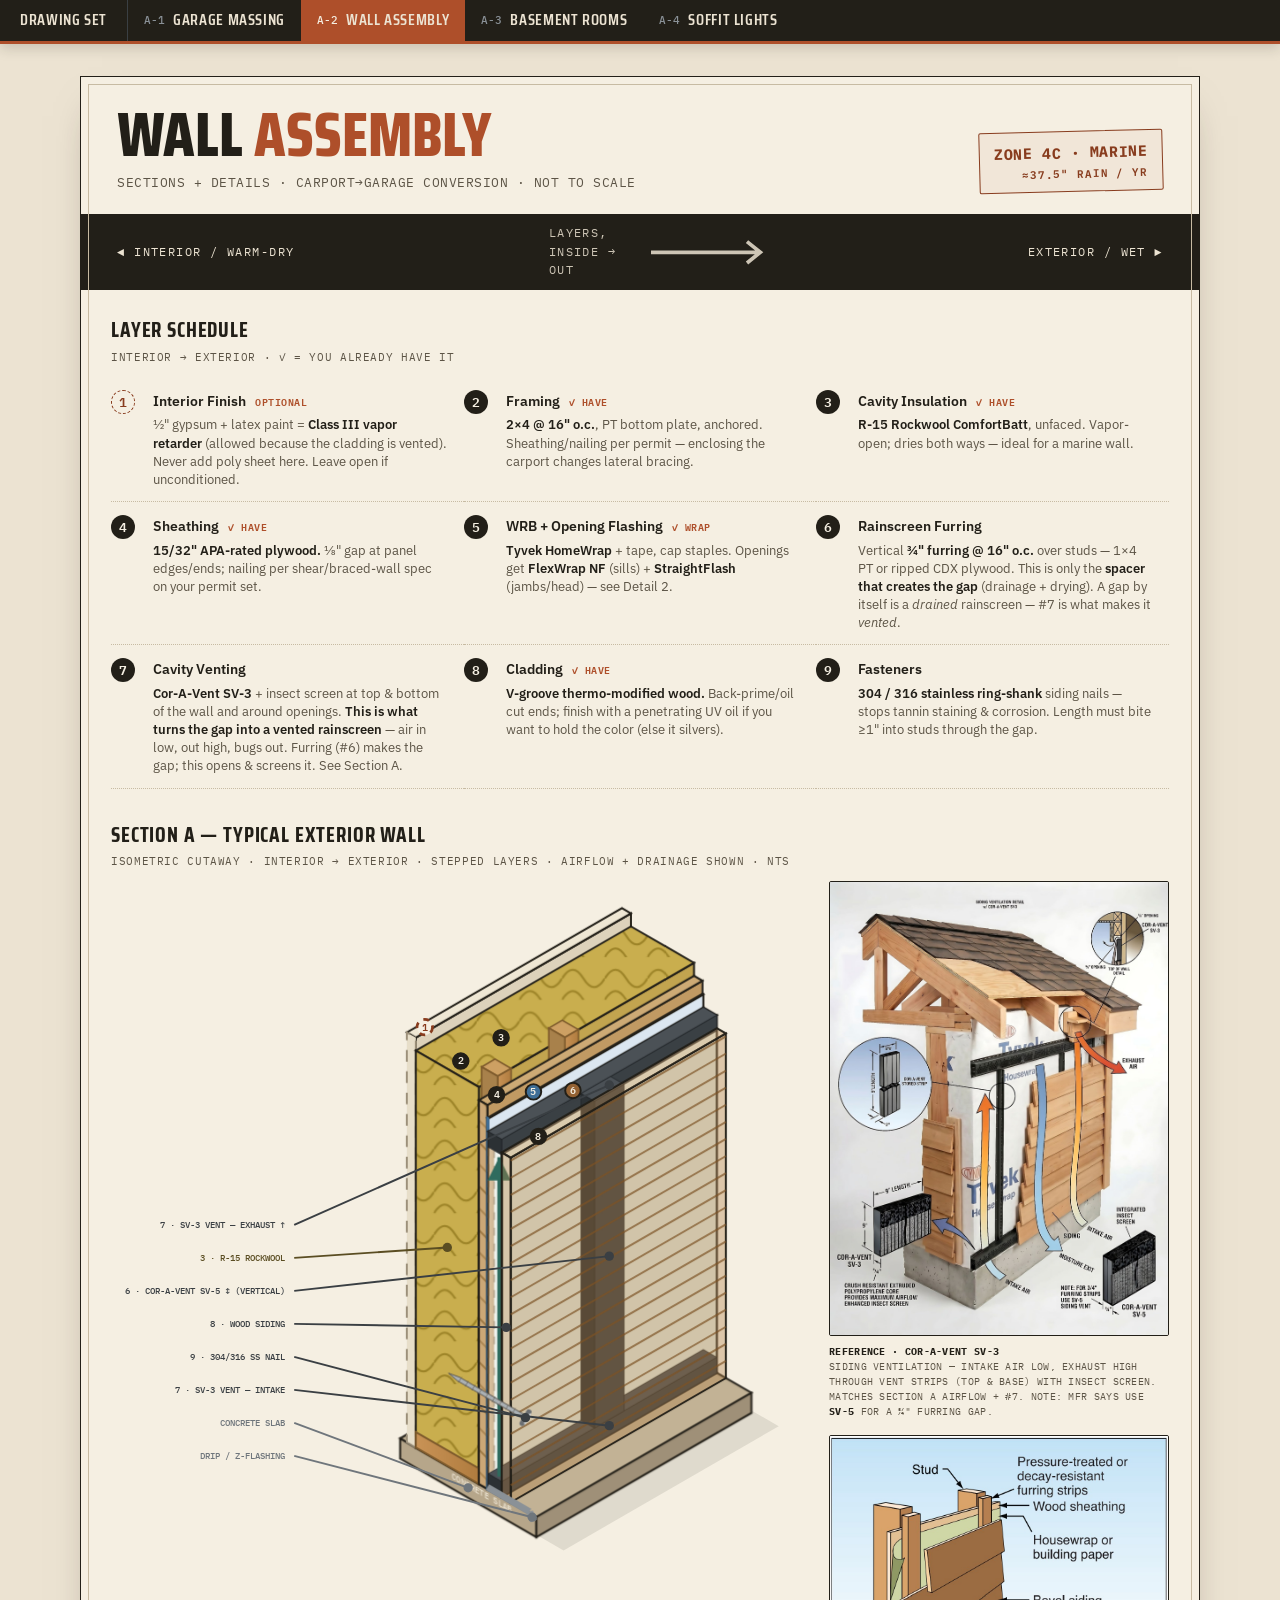
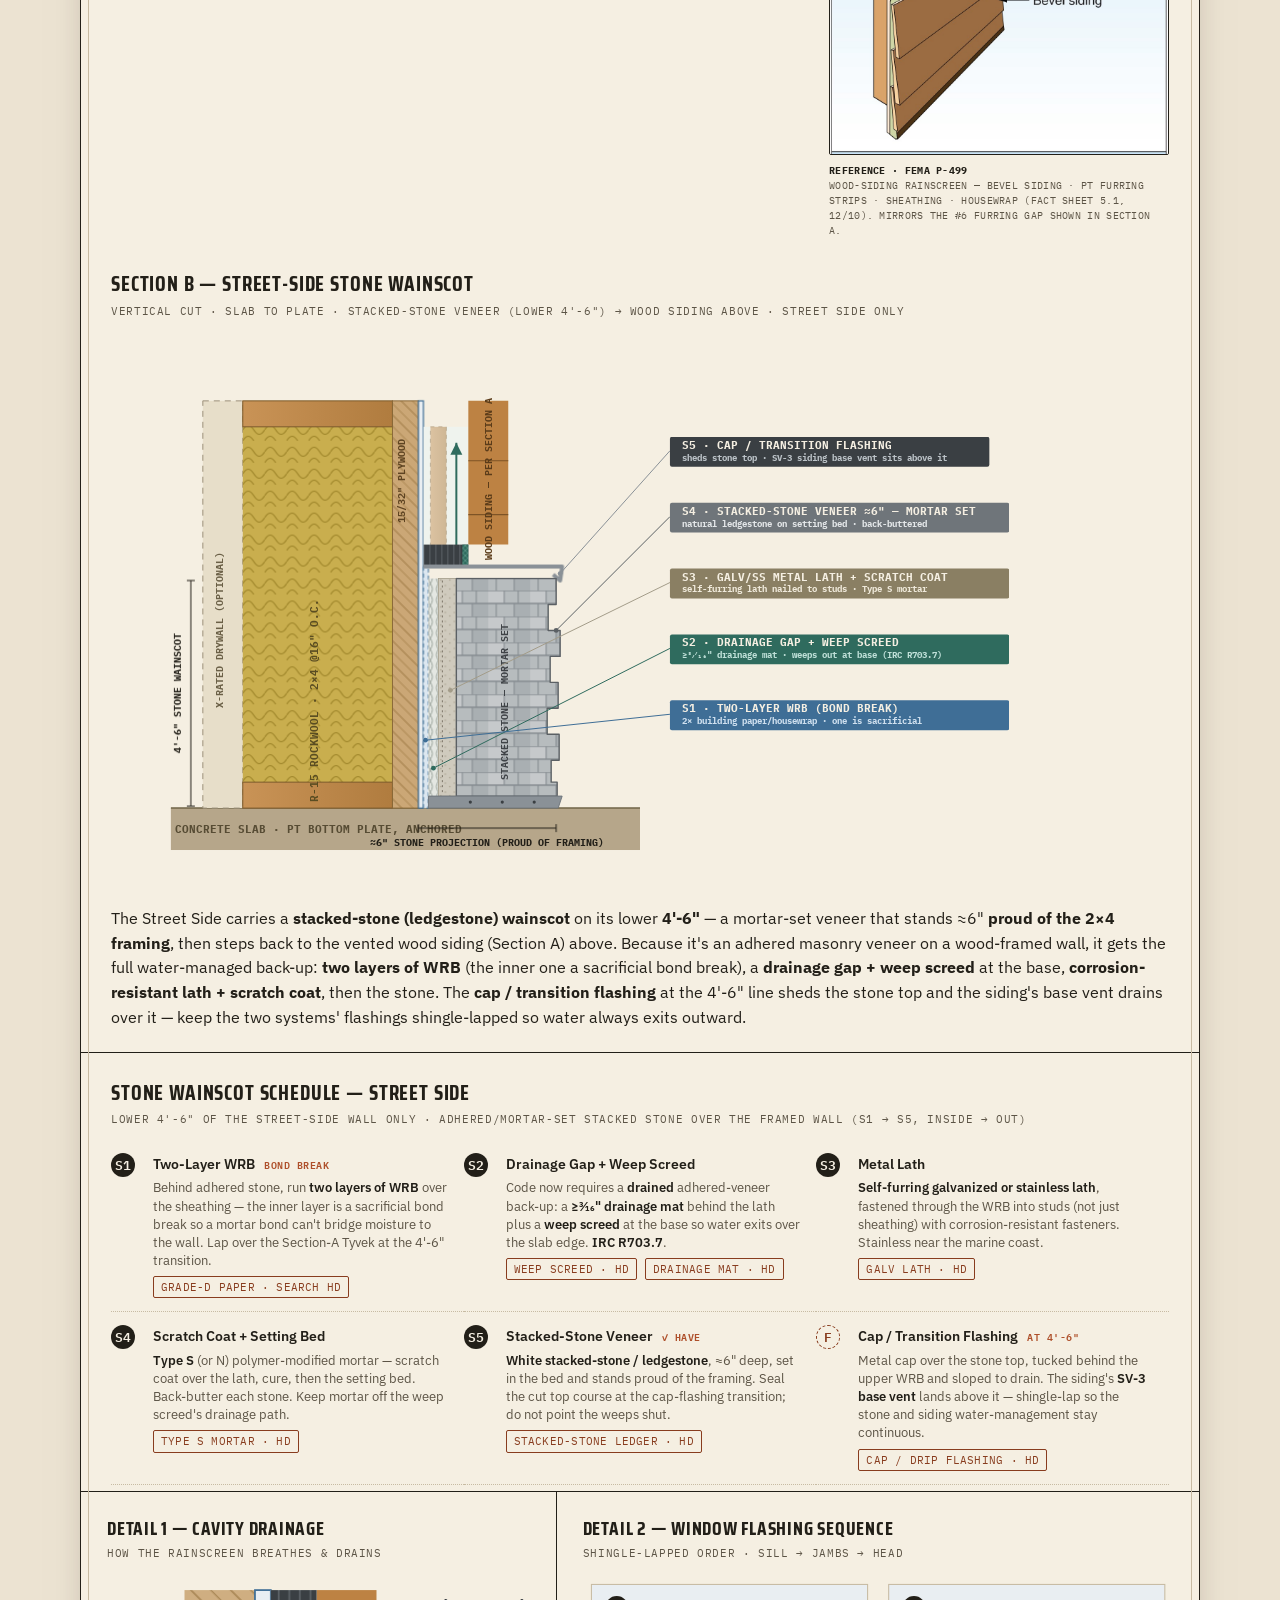
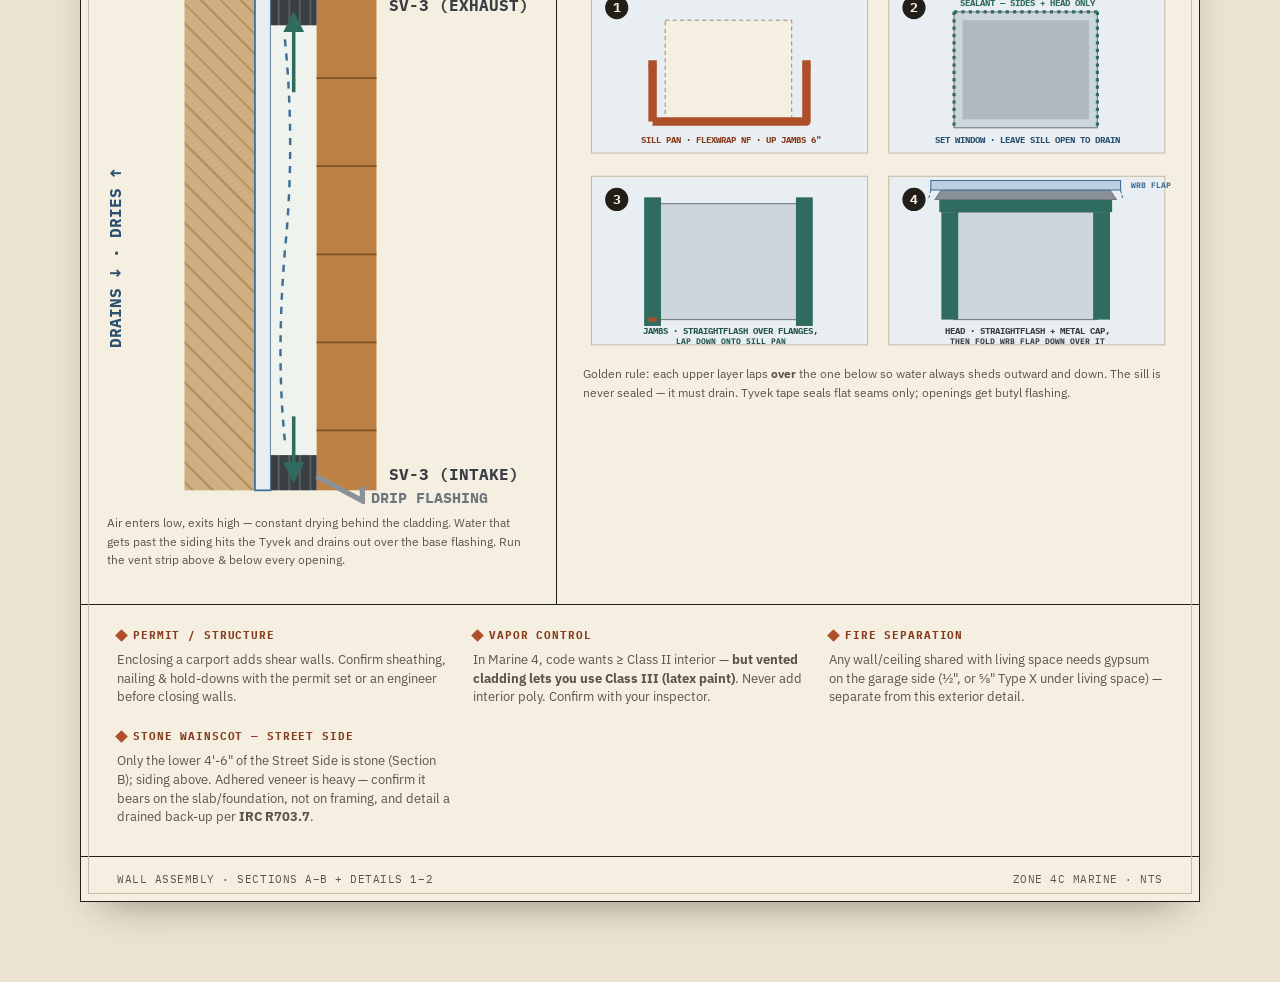
<file: wall-assembly-diagram.html>
<!DOCTYPE html>
<html lang="en">
<head>
<meta charset="UTF-8">
<meta name="viewport" content="width=device-width, initial-scale=1.0">
<title>Wall Assembly — Carport to Garage Conversion</title>
<link rel="preconnect" href="https://fonts.googleapis.com">
<link rel="preconnect" href="https://fonts.gstatic.com" crossorigin>
<link href="https://fonts.googleapis.com/css2?family=Saira+Condensed:wght@500;600;700;800&family=IBM+Plex+Mono:wght@400;500;600;700&family=IBM+Plex+Sans:wght@400;500;600;700&display=swap" rel="stylesheet">
<link rel="stylesheet" href="shared.css">
<style>
  :root{
    --shadow:0 18px 40px -22px rgba(40,30,18,.55);
  }
  body{
    background-image:linear-gradient(var(--line) .5px,transparent .5px),linear-gradient(90deg,var(--line) .5px,transparent .5px);
    background-size:26px 26px;background-position:center;
    line-height:1.55;
    padding:32px 20px 80px;-webkit-font-smoothing:antialiased;
  }
  .sheet{max-width:1120px;margin:0 auto;box-shadow:var(--shadow);position:relative;}
  .sheet::before{content:"";position:absolute;inset:7px;border:1px solid var(--line);pointer-events:none;}
  header{display:flex;flex-wrap:wrap;align-items:flex-end;justify-content:space-between;gap:18px;padding:30px 36px 22px;border-bottom:1.5px solid var(--ink);}
  .title-block h1{font-family:"Saira Condensed",sans-serif;font-weight:800;font-size:clamp(34px,6vw,62px);line-height:.9;margin:0;text-transform:uppercase;}
  .title-block h1 span{color:var(--rust);}
  .title-block p{font-family:"IBM Plex Mono",monospace;font-size:12.5px;letter-spacing:.04em;margin:10px 0 0;color:var(--ink-soft);text-transform:uppercase;}
  .stamp{border:1.5px solid var(--rust-deep);color:var(--rust-deep);font-family:"IBM Plex Mono",monospace;font-weight:600;font-size:11px;letter-spacing:.08em;text-transform:uppercase;text-align:right;padding:10px 14px;line-height:1.5;border-radius:2px;transform:rotate(-1.5deg);background:rgba(174,79,42,.05);}
  .stamp b{display:block;font-size:15px;letter-spacing:.04em;}
  .dirbar{display:flex;align-items:center;justify-content:space-between;padding:9px 36px;background:var(--ink);color:var(--paper);font-family:"IBM Plex Mono",monospace;font-size:12px;letter-spacing:.12em;text-transform:uppercase;}
  .dirbar .arrow{display:flex;align-items:center;gap:10px;opacity:.85;}
  .drawing{padding:24px 30px 6px;}
  .sec-title{font-family:"Saira Condensed",sans-serif;font-weight:700;font-size:21px;letter-spacing:.04em;text-transform:uppercase;margin:0 0 2px;}
  .sec-sub{font-family:"IBM Plex Mono",monospace;font-size:10.5px;color:var(--ink-soft);letter-spacing:.06em;text-transform:uppercase;margin:0 0 12px;}
  svg text{font-weight:700;}
  .sec-row{display:flex;gap:22px;align-items:flex-start;flex-wrap:wrap;}
  .sec-row>svg{flex:1 1 520px;min-width:0;}
  .ref-col{flex:1 1 250px;max-width:340px;display:flex;flex-direction:column;gap:16px;}
  figure.ref{margin:0;}
  figure.ref img{width:100%;height:auto;display:block;border:1.5px solid var(--ink);border-radius:2px;}
  figure.ref figcaption{font-family:"IBM Plex Mono",monospace;font-size:10px;line-height:1.5;letter-spacing:.03em;text-transform:uppercase;color:var(--ink-soft);margin-top:8px;}
  figure.ref figcaption b{color:var(--ink);}
  .layer{opacity:0;animation:rise .7s cubic-bezier(.2,.7,.2,1) forwards;}
  @keyframes rise{from{opacity:0;transform:translateX(16px);}to{opacity:1;transform:translateX(0);}}
  .l1{animation-delay:.05s}.l2{animation-delay:.15s}.l3{animation-delay:.25s}.l4{animation-delay:.35s}
  .l5{animation-delay:.45s}.l6{animation-delay:.55s}.l7{animation-delay:.65s}.l8{animation-delay:.75s}
  .callout-num{font-family:"IBM Plex Mono",monospace;font-weight:600;}
  .facetxt{font-family:"Saira Condensed",sans-serif;font-weight:700;letter-spacing:.05em;}
  .lbl{font-family:"IBM Plex Mono",monospace;font-weight:500;}
  @media (prefers-reduced-motion:reduce){.layer{animation:none;opacity:1;}}
  .details{display:grid;grid-template-columns:1fr 1.35fr;border-top:1.5px solid var(--ink);}
  .det{padding:22px 26px;}
  .det:first-child{border-right:1.5px solid var(--ink);}
  .det h2{font-family:"Saira Condensed",sans-serif;font-weight:700;text-transform:uppercase;font-size:19px;letter-spacing:.04em;margin:0 0 2px;}
  .det .sub{font-family:"IBM Plex Mono",monospace;font-size:10.5px;color:var(--ink-soft);letter-spacing:.06em;text-transform:uppercase;margin:0 0 14px;}
  .det p.cap{font-size:12px;color:var(--ink-soft);margin-top:10px;}
  .schedule{border-top:1.5px solid var(--ink);padding:24px 30px 6px;}
  .sched-grid{display:grid;grid-template-columns:repeat(auto-fit,minmax(300px,1fr));gap:0;}
  .spec{display:grid;grid-template-columns:30px 1fr;gap:0 12px;padding:13px 16px 13px 0;border-bottom:1px dotted var(--line);align-items:start;}
  .spec .n{font-family:"IBM Plex Mono",monospace;font-weight:600;font-size:13px;color:var(--paper-2);background:var(--ink);width:24px;height:24px;border-radius:50%;display:flex;align-items:center;justify-content:center;}
  .spec.opt .n{background:none;color:var(--rust-deep);border:1.5px dashed var(--rust-deep);}
  .spec h3{font-family:"IBM Plex Sans",sans-serif;font-weight:600;font-size:14px;margin:1px 0 3px;}
  .spec h3 em{font-style:normal;color:var(--rust);font-family:"IBM Plex Mono",monospace;font-size:10px;letter-spacing:.05em;text-transform:uppercase;margin-left:6px;}
  .spec p{margin:0;font-size:12.5px;color:var(--ink-soft);line-height:1.45;}
  .spec p b{color:var(--ink);font-weight:600;}
  .links{margin-top:7px;display:flex;flex-wrap:wrap;gap:6px 8px;}
  a.lnk{font-family:"IBM Plex Mono",monospace;font-size:10.5px;letter-spacing:.02em;text-transform:uppercase;color:var(--rust-deep);text-decoration:none;border:1px solid var(--rust-deep);border-radius:2px;padding:2px 7px;transition:.15s;}
  a.lnk:hover{background:var(--rust-deep);color:var(--paper-2);}
  a.inline{color:var(--rust-deep);text-decoration:none;border-bottom:1.5px dotted var(--rust);font-weight:600;}
  a.inline:hover{color:var(--rust);}
  .notes{border-top:1.5px solid var(--ink);padding:22px 36px 30px;display:grid;grid-template-columns:repeat(3,1fr);gap:22px;}
  .note h4{font-family:"IBM Plex Mono",monospace;font-size:11px;letter-spacing:.08em;text-transform:uppercase;margin:0 0 6px;color:var(--rust-deep);display:flex;align-items:center;gap:7px;}
  .note h4::before{content:"";width:9px;height:9px;background:var(--rust);transform:rotate(45deg);display:inline-block;}
  .note p{margin:0;font-size:12.5px;color:var(--ink-soft);line-height:1.5;}
  footer{padding:14px 36px;border-top:1.5px solid var(--ink);font-family:"IBM Plex Mono",monospace;font-size:10.5px;letter-spacing:.05em;color:var(--ink-soft);text-transform:uppercase;display:flex;justify-content:space-between;flex-wrap:wrap;gap:8px;}
  @media (max-width:820px){
    .details{grid-template-columns:1fr;}
    .det:first-child{border-right:none;border-bottom:1.5px solid var(--ink);}
    .notes{grid-template-columns:1fr;}
    header{flex-direction:column;align-items:flex-start;}
    .stamp{align-self:flex-start;}
  }
</style>
</head>
<body>
<nav class="drawnav" aria-label="Drawing set">
  <div class="drawnav-bar">
    <a class="home" href="index.html">Drawing Set</a>
    <div class="sheets">
      <a href="garage-isometric.html"><span class="no">A-1</span>Garage Massing</a>
      <a href="wall-assembly-diagram.html" aria-current="page"><span class="no">A-2</span>Wall Assembly</a>
      <a href="basement-rooms-isometric.html"><span class="no">A-3</span>Basement Rooms</a>
      <a href="exterior-led-soffit-lights.html"><span class="no">A-4</span>Soffit Lights</a>
    </div>
  </div>
</nav>
<div class="sheet">

  <header>
    <div class="title-block">
      <h1>Wall <span>Assembly</span></h1>
      <p>Sections + Details · Carport→Garage Conversion · Not to scale</p>
    </div>
    <div class="stamp"><b>Zone 4C · Marine</b>≈37.5&quot; rain / yr</div>
  </header>

  <div class="dirbar">
    <span>◄ Interior / Warm-Dry</span>
    <span class="arrow">Layers, inside → out
      <svg width="46" height="10" viewBox="0 0 46 10"><path d="M0 5h40M36 1l5 4-5 4" stroke="currentColor" stroke-width="1.4" fill="none"/></svg>
    </span>
    <span>Exterior / Wet ►</span>
  </div>

  <!-- ===================== LAYER SCHEDULE ===================== -->
  <div class="schedule">
    <p class="sec-title">Layer Schedule</p>
    <p class="sec-sub">Interior → exterior · ✓ = you already have it</p>
    <div class="sched-grid">

      <div class="spec opt">
        <div class="n">1</div>
        <div>
          <h3>Interior Finish <em>optional</em></h3>
          <p>½&quot; gypsum + latex paint = <b>Class III vapor retarder</b> (allowed because the cladding is vented). Never add poly sheet here. Leave open if unconditioned.</p>
        </div>
      </div>

      <div class="spec">
        <div class="n">2</div>
        <div>
          <h3>Framing <em>✓ have</em></h3>
          <p><b>2×4 @ 16&quot; o.c.</b>, PT bottom plate, anchored. Sheathing/nailing per permit — enclosing the carport changes lateral bracing.</p>
        </div>
      </div>

      <div class="spec">
        <div class="n">3</div>
        <div>
          <h3>Cavity Insulation <em>✓ have</em></h3>
          <p><b>R-15 Rockwool ComfortBatt</b>, unfaced. Vapor-open; dries both ways — ideal for a marine wall.</p>
        </div>
      </div>

      <div class="spec">
        <div class="n">4</div>
        <div>
          <h3>Sheathing <em>✓ have</em></h3>
          <p><b>15/32&quot; APA-rated plywood.</b> ⅛&quot; gap at panel edges/ends; nailing per shear/braced-wall spec on your permit set.</p>
        </div>
      </div>

      <div class="spec">
        <div class="n">5</div>
        <div>
          <h3>WRB + Opening Flashing <em>✓ wrap</em></h3>
          <p><b>Tyvek HomeWrap</b> + tape, cap staples. Openings get <b>FlexWrap NF</b> (sills) + <b>StraightFlash</b> (jambs/head) — see Detail 2.</p>
        </div>
      </div>

      <div class="spec">
        <div class="n">6</div>
        <div>
          <h3>Rainscreen Furring</h3>
          <p>Vertical <b>¾&quot; furring @ 16&quot; o.c.</b> over studs — 1×4 PT or ripped CDX plywood. This is only the <b>spacer that creates the gap</b> (drainage + drying). A gap by itself is a <em>drained</em> rainscreen — #7 is what makes it <em>vented</em>.</p>
        </div>
      </div>

      <div class="spec">
        <div class="n">7</div>
        <div>
          <h3>Cavity Venting</h3>
          <p><b>Cor-A-Vent SV-3</b> + insect screen at top &amp; bottom of the wall and around openings. <b>This is what turns the gap into a vented rainscreen</b> — air in low, out high, bugs out. Furring (#6) makes the gap; this opens &amp; screens it. See Section A.</p>
        </div>
      </div>

      <div class="spec">
        <div class="n">8</div>
        <div>
          <h3>Cladding <em>✓ have</em></h3>
          <p><b>V-groove thermo-modified wood.</b> Back-prime/oil cut ends; finish with a penetrating UV oil if you want to hold the color (else it silvers).</p>
        </div>
      </div>

      <div class="spec">
        <div class="n">9</div>
        <div>
          <h3>Fasteners</h3>
          <p><b>304 / 316 stainless ring-shank</b> siding nails — stops tannin staining &amp; corrosion. Length must bite ≥1&quot; into studs through the gap.</p>
        </div>
      </div>

    </div>
  </div>

  <!-- ===================== SECTION A ===================== -->
  <div class="drawing">
    <p class="sec-title">Section A — Typical Exterior Wall</p>
    <p class="sec-sub">Isometric cutaway · interior → exterior · stepped layers · airflow + drainage shown · NTS</p>
    <div class="sec-row">
    <svg id="isoA" viewBox="0 0 820 620" role="img" aria-label="Isometric cutaway of the typical exterior wall assembly, interior to exterior, with rainscreen venting">
      <defs>
        <pattern id="insul" width="22" height="22" patternUnits="userSpaceOnUse">
          <rect width="22" height="22" fill="#C9AE4E"/>
          <path d="M0 11 Q5.5 2 11 11 T22 11" stroke="#9C8327" stroke-width="1.1" fill="none"/>
          <path d="M0 22 Q5.5 13 11 22 T22 22" stroke="#9C8327" stroke-width="1.1" fill="none"/>
        </pattern>
        <pattern id="ply" width="16" height="16" patternUnits="userSpaceOnUse" patternTransform="rotate(45)">
          <rect width="16" height="16" fill="#CBA776"/>
          <line x1="0" y1="4" x2="16" y2="4" stroke="#A07B45" stroke-width="1"/>
          <line x1="0" y1="12" x2="16" y2="12" stroke="#A07B45" stroke-width=".7"/>
        </pattern>
        <linearGradient id="stud" x1="0" y1="0" x2="1" y2="0">
          <stop offset="0" stop-color="#C99356"/><stop offset="1" stop-color="#B07C3F"/>
        </linearGradient>
        <pattern id="flute" width="6" height="6" patternUnits="userSpaceOnUse">
          <rect width="6" height="6" fill="#3A3F43"/>
          <line x1="1.5" y1="0" x2="1.5" y2="6" stroke="#5b6166" stroke-width="1"/>
        </pattern>
        <pattern id="mesh" width="5" height="5" patternUnits="userSpaceOnUse">
          <rect width="5" height="5" fill="#2F6B5E"/>
          <path d="M0 0l5 5M5 0l-5 5" stroke="#79b0a3" stroke-width=".5"/>
        </pattern>
        <marker id="arrow" markerWidth="9" markerHeight="9" refX="6" refY="3" orient="auto"><path d="M0 0l6 3-6 3z" fill="#2F6B5E"/></marker>
      </defs>
      <!-- drawn by script (IIFE at end of body) -->
    </svg>
      <div class="ref-col">
        <figure class="ref">
          <img src="cor-a-vent-sv3-siding-ventilation-detail.jpg" alt="Cor-A-Vent SV-3 siding ventilation detail: intake air at the base, exhaust at the top of wall, through SV-3 strips with integrated insect screen behind wood siding over furring strips and Tyvek housewrap.">
          <figcaption><b>Reference · Cor-A-Vent SV-3</b><br>Siding ventilation — intake air low, exhaust high through vent strips (top &amp; base) with insect screen. Matches Section A airflow + #7. Note: mfr says use <b>SV-5</b> for a ¾&quot; furring gap.</figcaption>
        </figure>
        <figure class="ref">
          <img src="fema-p499-wood-siding-rainscreen.jpg" alt="FEMA P-499 isometric reference: wood bevel siding over pressure-treated furring strips, wood sheathing, and housewrap on studs — a vented rainscreen wall.">
          <figcaption><b>Reference · FEMA P-499</b><br>Wood-siding rainscreen — bevel siding · PT furring strips · sheathing · housewrap (Fact Sheet 5.1, 12/10). Mirrors the #6 furring gap shown in Section A.</figcaption>
        </figure>
      </div>
    </div>
  </div>

  <!-- ===================== SECTION B ===================== -->
  <div class="drawing">
    <p class="sec-title">Section B — Street-Side Stone Wainscot</p>
    <p class="sec-sub">Vertical cut · slab to plate · stacked-stone veneer (lower 4'-6&quot;) → wood siding above · Street Side only</p>
    <svg viewBox="0 0 1060 560" style="width:100%;height:auto" role="img" aria-label="Street-side wall section: mortar-set stacked-stone wainscot over wood framing, transitioning to vented wood siding above the 4 foot 6 inch line">
      <defs>
        <pattern id="stone" width="42" height="26" patternUnits="userSpaceOnUse">
          <rect width="42" height="26" fill="#b7bcbe"/>
          <rect x="0" y="0" width="16" height="13" fill="#c6c9cb"/>
          <rect x="26" y="13" width="16" height="13" fill="#a9afb2"/>
          <line x1="0" y1="0" x2="42" y2="0" stroke="#868c91" stroke-width="1.4"/>
          <line x1="0" y1="13" x2="42" y2="13" stroke="#868c91" stroke-width="1.4"/>
          <line x1="16" y1="0" x2="16" y2="13" stroke="#868c91" stroke-width="1.1"/>
          <line x1="30" y1="0" x2="30" y2="13" stroke="#868c91" stroke-width="1.1"/>
          <line x1="8" y1="13" x2="8" y2="26" stroke="#868c91" stroke-width="1.1"/>
          <line x1="26" y1="13" x2="26" y2="26" stroke="#868c91" stroke-width="1.1"/>
        </pattern>
        <pattern id="mortar" width="9" height="9" patternUnits="userSpaceOnUse">
          <rect width="9" height="9" fill="#cfcabd"/>
          <circle cx="2" cy="3" r=".7" fill="#a39c89"/><circle cx="6.5" cy="6.5" r=".7" fill="#a39c89"/>
        </pattern>
        <pattern id="drain" width="8" height="11" patternUnits="userSpaceOnUse">
          <rect width="8" height="11" fill="#e4e7e2"/>
          <path d="M0 0 q4 5.5 0 11 M8 0 q-4 5.5 0 11" stroke="#9aa39b" stroke-width="1" fill="none"/>
        </pattern>
      </defs>

      <!-- slab -->
      <rect x="60" y="478" width="470" height="42" fill="#B6A68A"/>
      <line x1="60" y1="478" x2="530" y2="478" stroke="#6f6346" stroke-width="1.5"/>
      <text x="64" y="503" font-family="'IBM Plex Mono',monospace" font-size="11" fill="#574c34">CONCRETE SLAB · PT BOTTOM PLATE, ANCHORED</text>

      <!-- 4'-6" wainscot height dim -->
      <g class="layer l1" stroke="#221F18" stroke-width="1">
        <line x1="80" y1="250" x2="80" y2="476"/>
        <line x1="76" y1="250" x2="84" y2="250"/><line x1="76" y1="476" x2="84" y2="476"/>
      </g>
      <text x="70" y="363" font-family="'IBM Plex Mono',monospace" font-size="10" fill="#221F18" transform="rotate(-90 70 363)" text-anchor="middle">4'-6&quot; STONE WAINSCOT</text>

      <!-- interior finish (optional) -->
      <g class="layer l1">
        <rect x="92" y="70" width="40" height="408" fill="#E7DEC9" stroke="#9c907a" stroke-width="1" stroke-dasharray="6 5"/>
        <text x="112" y="300" font-family="'IBM Plex Mono',monospace" font-size="10.5" fill="#6b6047" transform="rotate(-90 112 300)" text-anchor="middle">X-RATED DRYWALL (OPTIONAL)</text>
      </g>

      <!-- framing + insulation -->
      <g class="layer l2">
        <rect x="132" y="70" width="150" height="408" fill="url(#insul)"/>
        <rect x="132" y="70" width="150" height="26" fill="url(#stud)" stroke="#7d5a2c" stroke-width="1"/>
        <rect x="132" y="452" width="150" height="26" fill="url(#stud)" stroke="#7d5a2c" stroke-width="1"/>
        <text x="207" y="370" font-family="'IBM Plex Mono',monospace" font-size="11" fill="#5a4d22" text-anchor="middle" transform="rotate(-90 207 370)">R-15 ROCKWOOL · 2×4 @16&quot; O.C.</text>
      </g>

      <!-- sheathing -->
      <g class="layer l3">
        <rect x="282" y="70" width="26" height="408" fill="url(#ply)" stroke="#8a6938" stroke-width="1"/>
        <text x="295" y="150" font-family="'IBM Plex Mono',monospace" font-size="10" fill="#5e4422" transform="rotate(-90 295 150)" text-anchor="middle">15/32&quot; PLYWOOD</text>
      </g>

      <!-- WRB — single layer above the stone, two layers (bond break) behind it -->
      <g class="layer l4">
        <rect x="308" y="70" width="5" height="408" fill="#E9EEF2" stroke="#3F6E96" stroke-width="1.2"/>
        <rect x="313" y="236" width="5" height="242" fill="#dCe7f0" stroke="#3F6E96" stroke-width="1" stroke-dasharray="4 3"/>
      </g>

      <!-- UPPER: vented wood-siding rainscreen (above the stone) -->
      <g class="layer l5">
        <rect x="313" y="96" width="45" height="140" fill="#EFF3EE"/>
        <rect x="320" y="96" width="16" height="140" fill="url(#stud)" opacity=".5" stroke="#7d5a2c" stroke-width=".8" stroke-dasharray="4 4"/>
        <line x1="346" y1="226" x2="346" y2="112" stroke="#2F6B5E" stroke-width="2" marker-end="url(#arrow)"/>
        <!-- siding -->
        <path d="M358 70 h40 v144 h-40 z" fill="#BD8243"/>
        <g stroke="#7d5326" stroke-width="1.2" fill="none"><path d="M358 130 h40 M358 184 h40"/></g>
        <!-- SV-3 base vent at foot of siding, lands on the cap flashing -->
        <rect x="313" y="214" width="45" height="22" fill="url(#flute)"/>
        <rect x="352" y="214" width="6" height="22" fill="url(#mesh)"/>
        <text x="382" y="148" font-family="'IBM Plex Mono',monospace" font-size="10" fill="#5b3c1a" transform="rotate(-90 382 148)" text-anchor="middle">WOOD SIDING — PER SECTION A</text>
      </g>

      <!-- cap / transition flashing over stone top, tucks behind WRB -->
      <g class="layer l7">
        <path d="M313 236 H452 l-2 14 -7 -6" fill="none" stroke="#8A9197" stroke-width="4" stroke-linejoin="round"/>
      </g>

      <!-- STONE WAINSCOT (lower 4'-6") -->
      <g class="layer l6">
        <!-- drainage gap / mat -->
        <rect x="318" y="248" width="10" height="218" fill="url(#drain)"/>
        <!-- scratch coat + setting bed (with self-furring lath) -->
        <rect x="328" y="248" width="18" height="218" fill="url(#mortar)" stroke="#a39c89" stroke-width=".8"/>
        <line x1="332" y1="250" x2="332" y2="464" stroke="#7c7568" stroke-width="1" stroke-dasharray="2 3"/>
        <!-- stone veneer with stepped (stacked) outer profile -->
        <path d="M346 248 H446 V274 H438 V300 H450 V326 H440 V352 H448 V378 H437 V404 H449 V430 H441 V452 H447 V466 H346 Z"
              fill="url(#stone)" stroke="#5b6064" stroke-width="1.4" stroke-linejoin="round"/>
        <text x="398" y="372" font-family="'IBM Plex Mono',monospace" font-size="10" fill="#3f4347" transform="rotate(-90 398 372)" text-anchor="middle">STACKED STONE — MORTAR SET</text>
        <!-- weep screed kick-out at base -->
        <path d="M318 466 H452 l-4 12 -130 0 z" fill="#8A9197" stroke="#6f767c" stroke-width="1"/>
        <g fill="#3a3f43"><circle cx="360" cy="472" r="1.6"/><circle cx="392" cy="472" r="1.6"/><circle cx="424" cy="472" r="1.6"/></g>
      </g>

      <!-- 6" projection dim across the stone -->
      <g class="layer l8" stroke="#221F18" stroke-width="1">
        <line x1="308" y1="498" x2="446" y2="498"/>
        <line x1="308" y1="494" x2="308" y2="502"/><line x1="446" y1="494" x2="446" y2="502"/>
      </g>
      <text x="377" y="516" font-family="'IBM Plex Mono',monospace" font-size="10" fill="#221F18" text-anchor="middle">≈6&quot; STONE PROJECTION (PROUD OF FRAMING)</text>

      <!-- leader callouts (right) -->
      <g class="layer l8" font-family="'IBM Plex Mono',monospace">
        <!-- S5 cap flashing -->
        <circle cx="450" cy="243" r="2.4" fill="#8A9197"/>
        <line x1="450" y1="243" x2="560" y2="120" stroke="#8A9197" stroke-width="1"/>
        <rect x="560" y="106" width="320" height="30" fill="#3A3F43" rx="2"/>
        <text x="572" y="118" font-size="11" fill="#F5EFE2" font-weight="600">S5 · CAP / TRANSITION FLASHING</text>
        <text x="572" y="130" font-size="9.5" fill="#bcc3c8">sheds stone top · SV-3 siding base vent sits above it</text>

        <!-- S4 stone veneer -->
        <circle cx="446" cy="300" r="2.4" fill="#5b6064"/>
        <line x1="446" y1="300" x2="560" y2="186" stroke="#5b6064" stroke-width="1"/>
        <rect x="560" y="172" width="340" height="30" fill="#6f757a" rx="2"/>
        <text x="572" y="184" font-size="11" fill="#F5EFE2" font-weight="600">S4 · STACKED-STONE VENEER ≈6&quot; — MORTAR SET</text>
        <text x="572" y="196" font-size="9.5" fill="#e4e7e9">natural ledgestone on setting bed · back-buttered</text>

        <!-- S3 lath + scratch -->
        <circle cx="340" cy="360" r="2.4" fill="#a39c89"/>
        <line x1="340" y1="360" x2="560" y2="252" stroke="#a39c89" stroke-width="1"/>
        <rect x="560" y="238" width="340" height="30" fill="#8a7f63" rx="2"/>
        <text x="572" y="250" font-size="11" fill="#F5EFE2" font-weight="600">S3 · GALV/SS METAL LATH + SCRATCH COAT</text>
        <text x="572" y="262" font-size="9.5" fill="#efe9da">self-furring lath nailed to studs · Type S mortar</text>

        <!-- S2 drainage gap + weep screed -->
        <circle cx="323" cy="438" r="2.4" fill="#2F6B5E"/>
        <line x1="323" y1="438" x2="560" y2="318" stroke="#2F6B5E" stroke-width="1"/>
        <rect x="560" y="304" width="340" height="30" fill="#2F6B5E" rx="2"/>
        <text x="572" y="316" font-size="11" fill="#F5EFE2" font-weight="600">S2 · DRAINAGE GAP + WEEP SCREED</text>
        <text x="572" y="328" font-size="9.5" fill="#bfe0d8">≥3⁄16&quot; drainage mat · weeps out at base (IRC R703.7)</text>

        <!-- S1 two-layer WRB -->
        <circle cx="315" cy="410" r="2.4" fill="#3F6E96"/>
        <line x1="315" y1="410" x2="560" y2="384" stroke="#3F6E96" stroke-width="1"/>
        <rect x="560" y="370" width="340" height="30" fill="#3F6E96" rx="2"/>
        <text x="572" y="382" font-size="11" fill="#F5EFE2" font-weight="600">S1 · TWO-LAYER WRB (BOND BREAK)</text>
        <text x="572" y="394" font-size="9.5" fill="#cfe0ef">2× building paper/housewrap · one is sacrificial</text>
      </g>
    </svg>
    <p class="cap">The Street Side carries a <b>stacked-stone (ledgestone) wainscot</b> on its lower <b>4'-6&quot;</b> — a mortar-set veneer that stands ≈6&quot; <b>proud of the 2×4 framing</b>, then steps back to the vented wood siding (Section A) above. Because it's an adhered masonry veneer on a wood-framed wall, it gets the full water-managed back-up: <b>two layers of WRB</b> (the inner one a sacrificial bond break), a <b>drainage gap + weep screed</b> at the base, <b>corrosion-resistant lath + scratch coat</b>, then the stone. The <b>cap / transition flashing</b> at the 4'-6&quot; line sheds the stone top and the siding's base vent drains over it — keep the two systems' flashings shingle-lapped so water always exits outward.</p>
  </div>

  <!-- ===================== STONE WAINSCOT SCHEDULE ===================== -->
  <div class="schedule">
    <p class="sec-title">Stone Wainscot Schedule — Street Side</p>
    <p class="sec-sub">Lower 4'-6&quot; of the Street-Side wall only · adhered/mortar-set stacked stone over the framed wall (S1 → S5, inside → out)</p>
    <div class="sched-grid">

      <div class="spec">
        <div class="n">S1</div>
        <div>
          <h3>Two-Layer WRB <em>bond break</em></h3>
          <p>Behind adhered stone, run <b>two layers of WRB</b> over the sheathing — the inner layer is a sacrificial bond break so a mortar bond can't bridge moisture to the wall. Lap over the Section-A Tyvek at the 4'-6&quot; transition.</p>
          <div class="links">
            <a class="lnk" href="https://www.homedepot.com/s/grade%20D%20building%20paper?NCNI-5" target="_blank" rel="noopener">Grade-D Paper · Search HD</a>
          </div>
        </div>
      </div>

      <div class="spec">
        <div class="n">S2</div>
        <div>
          <h3>Drainage Gap + Weep Screed</h3>
          <p>Code now requires a <b>drained</b> adhered-veneer back-up: a <b>≥3⁄16&quot; drainage mat</b> behind the lath plus a <b>weep screed</b> at the base so water exits over the slab edge. <b>IRC R703.7</b>.</p>
          <div class="links">
            <a class="lnk" href="https://www.homedepot.com/s/weep%20screed?NCNI-5" target="_blank" rel="noopener">Weep Screed · HD</a>
            <a class="lnk" href="https://www.homedepot.com/s/stucco%20drainage%20mat?NCNI-5" target="_blank" rel="noopener">Drainage Mat · HD</a>
          </div>
        </div>
      </div>

      <div class="spec">
        <div class="n">S3</div>
        <div>
          <h3>Metal Lath</h3>
          <p><b>Self-furring galvanized or stainless lath</b>, fastened through the WRB into studs (not just sheathing) with corrosion-resistant fasteners. Stainless near the marine coast.</p>
          <div class="links">
            <a class="lnk" href="https://www.homedepot.com/s/galvanized%20metal%20lath?NCNI-5" target="_blank" rel="noopener">Galv Lath · HD</a>
          </div>
        </div>
      </div>

      <div class="spec">
        <div class="n">S4</div>
        <div>
          <h3>Scratch Coat + Setting Bed</h3>
          <p><b>Type S</b> (or N) polymer-modified mortar — scratch coat over the lath, cure, then the setting bed. Back-butter each stone. Keep mortar off the weep screed's drainage path.</p>
          <div class="links">
            <a class="lnk" href="https://www.homedepot.com/s/type%20s%20mortar?NCNI-5" target="_blank" rel="noopener">Type S Mortar · HD</a>
          </div>
        </div>
      </div>

      <div class="spec">
        <div class="n">S5</div>
        <div>
          <h3>Stacked-Stone Veneer <em>✓ have</em></h3>
          <p><b>White stacked-stone / ledgestone</b>, ≈6&quot; deep, set in the bed and stands proud of the framing. Seal the cut top course at the cap-flashing transition; do not point the weeps shut.</p>
          <div class="links">
            <a class="lnk" href="https://www.homedepot.com/b/Flooring-Tile-Natural-Stone-Tile-Ledger-Panels/N-5yc1vZcb3l" target="_blank" rel="noopener">Stacked-Stone Ledger · HD</a>
          </div>
        </div>
      </div>

      <div class="spec opt">
        <div class="n">F</div>
        <div>
          <h3>Cap / Transition Flashing <em>at 4'-6&quot;</em></h3>
          <p>Metal cap over the stone top, tucked behind the upper WRB and sloped to drain. The siding's <b>SV-3 base vent</b> lands above it — shingle-lap so the stone and siding water-management stay continuous.</p>
          <div class="links">
            <a class="lnk" href="https://homedepot.com/p/Amerimax-Home-Products-76-in-x-8-ft-White-Aluminum-Drip-Cap-Flashing-5503400096/100017722" target="_blank" rel="noopener">Cap / Drip Flashing · HD</a>
          </div>
        </div>
      </div>

    </div>
  </div>

  <!-- ===================== DETAILS ROW ===================== -->
  <div class="details">
    <!-- Detail 1: cavity drainage -->
    <div class="det">
      <h2>Detail 1 — Cavity Drainage</h2>
      <p class="sub">How the rainscreen breathes &amp; drains</p>
      <svg viewBox="0 0 240 300" role="img" aria-label="Rainscreen ventilation and drainage detail">
        <defs>
          <marker id="arr2" markerWidth="8" markerHeight="8" refX="5" refY="3" orient="auto"><path d="M0 0l6 3-6 3z" fill="#2F6B5E"/></marker>
        </defs>
        <rect x="44" y="8" width="40" height="284" fill="url(#ply)" opacity=".9"/>
        <rect x="84" y="8" width="9" height="284" fill="#E9EEF2" stroke="#3F6E96" stroke-width="1"/>
        <rect x="93" y="8" width="26" height="284" fill="#EFF3EE"/>
        <rect x="119" y="8" width="34" height="284" fill="#BD8243"/>
        <g stroke="#7d5326" stroke-width="1" fill="none"><path d="M119 58h34M119 108h34M119 158h34M119 208h34M119 258h34"/></g>
        <!-- top vent -->
        <rect x="93" y="8" width="26" height="20" fill="url(#flute)"/>
        <text x="160" y="20" font-family="'IBM Plex Mono',monospace" font-size="9" fill="#3a3f43">SV-3 (EXHAUST)</text>
        <path d="M106 66 v-44" stroke="#2F6B5E" stroke-width="2" marker-end="url(#arr2)"/>
        <!-- bottom vent + drip -->
        <rect x="93" y="272" width="26" height="20" fill="url(#flute)"/>
        <path d="M119 284 l26 14 0 -8" fill="none" stroke="#8A9197" stroke-width="3"/>
        <text x="160" y="286" font-family="'IBM Plex Mono',monospace" font-size="9" fill="#3a3f43">SV-3 (INTAKE)</text>
        <text x="150" y="299" font-family="'IBM Plex Mono',monospace" font-size="8.5" fill="#6f767c">DRIP FLASHING</text>
        <path d="M106 250 v36" stroke="#2F6B5E" stroke-width="2" marker-end="url(#arr2)"/>
        <path d="M101 36 q6 60 0 120 q-5 60 0 108" stroke="#3F6E96" stroke-width="1.4" fill="none" stroke-dasharray="4 4"/>
        <text x="8" y="160" font-family="'IBM Plex Mono',monospace" font-size="9" fill="#2c5170" transform="rotate(-90 8 160)" text-anchor="middle">DRAINS ↓ · DRIES ↑</text>
      </svg>
      <p class="cap">Air enters low, exits high — constant drying behind the cladding. Water that gets past the siding hits the Tyvek and drains out over the base flashing. Run the vent strip above &amp; below every opening.</p>
    </div>

    <!-- Detail 2: window flashing sequence -->
    <div class="det">
      <h2>Detail 2 — Window Flashing Sequence</h2>
      <p class="sub">Shingle-lapped order · sill → jambs → head</p>
      <svg viewBox="0 0 560 360" role="img" aria-label="Window flashing sequence in four steps">
        <defs>
          <marker id="lap" markerWidth="8" markerHeight="8" refX="5" refY="3" orient="auto"><path d="M0 0l6 3-6 3z" fill="#AE4F2A"/></marker>
        </defs>
        <!-- helper: each cell 270x170 -->
        <!-- STEP 1 -->
        <g transform="translate(8,8)">
          <rect x="0" y="0" width="262" height="160" fill="#E9EEF2" stroke="#C7BBA3"/>
          <rect x="70" y="34" width="120" height="96" fill="#F5EFE2" stroke="#9c907a" stroke-dasharray="4 3"/>
          <!-- sill pan (FlexWrap): across sill + up jambs -->
          <path d="M58 130 h146 v-58 M58 130 v-58" fill="none" stroke="#AE4F2A" stroke-width="8" stroke-linejoin="round"/>
          <!-- corners -->
          <circle cx="58" cy="78" r="4" fill="#AE4F2A"/><circle cx="204" cy="78" r="4" fill="#AE4F2A"/>
          <circle cx="24" cy="22" r="11" fill="#221F18"/><text x="24" y="26" text-anchor="middle" font-family="'IBM Plex Mono',monospace" font-size="12" fill="#F5EFE2">1</text>
          <text x="132" y="150" text-anchor="middle" font-family="'IBM Plex Mono',monospace" font-size="9" fill="#883C1E">SILL PAN · FLEXWRAP NF · UP JAMBS 6&quot;</text>
        </g>
        <!-- STEP 2 -->
        <g transform="translate(290,8)">
          <rect x="0" y="0" width="262" height="160" fill="#E9EEF2" stroke="#C7BBA3"/>
          <rect x="62" y="26" width="136" height="110" fill="#cdd6dd" stroke="#6f767c"/>
          <rect x="70" y="34" width="120" height="94" fill="#aeb9c0"/>
          <!-- sealant beads sides+head (dashed) -->
          <path d="M62 26 h136 M62 26 v110 M198 26 v110" fill="none" stroke="#2F6B5E" stroke-width="3" stroke-dasharray="3 4"/>
          <text x="132" y="20" text-anchor="middle" font-family="'IBM Plex Mono',monospace" font-size="8.5" fill="#2F6B5E">SEALANT — SIDES + HEAD ONLY</text>
          <text x="132" y="150" text-anchor="middle" font-family="'IBM Plex Mono',monospace" font-size="9" fill="#2c5170">SET WINDOW · LEAVE SILL OPEN TO DRAIN</text>
          <circle cx="24" cy="22" r="11" fill="#221F18"/><text x="24" y="26" text-anchor="middle" font-family="'IBM Plex Mono',monospace" font-size="12" fill="#F5EFE2">2</text>
        </g>
        <!-- STEP 3 -->
        <g transform="translate(8,190)">
          <rect x="0" y="0" width="262" height="160" fill="#E9EEF2" stroke="#C7BBA3"/>
          <rect x="62" y="26" width="136" height="110" fill="#cdd6dd" stroke="#6f767c"/>
          <!-- jamb flashing StraightFlash -->
          <rect x="50" y="20" width="16" height="122" fill="#2F6B5E"/>
          <rect x="194" y="20" width="16" height="122" fill="#2F6B5E"/>
          <path d="M58 138 v-4" stroke="#AE4F2A" stroke-width="8"/>
          <text x="132" y="150" text-anchor="middle" font-family="'IBM Plex Mono',monospace" font-size="9" fill="#27574b">JAMBS · STRAIGHTFLASH OVER FLANGES,</text>
          <text x="132" y="159" text-anchor="middle" font-family="'IBM Plex Mono',monospace" font-size="8" fill="#27574b">LAP DOWN ONTO SILL PAN</text>
          <circle cx="24" cy="22" r="11" fill="#221F18"/><text x="24" y="26" text-anchor="middle" font-family="'IBM Plex Mono',monospace" font-size="12" fill="#F5EFE2">3</text>
        </g>
        <!-- STEP 4 -->
        <g transform="translate(290,190)">
          <rect x="0" y="0" width="262" height="160" fill="#E9EEF2" stroke="#C7BBA3"/>
          <rect x="62" y="34" width="136" height="102" fill="#cdd6dd" stroke="#6f767c"/>
          <rect x="50" y="34" width="16" height="102" fill="#2F6B5E"/><rect x="194" y="34" width="16" height="102" fill="#2F6B5E"/>
          <!-- head: StraightFlash + metal cap -->
          <rect x="48" y="22" width="164" height="12" fill="#2F6B5E"/>
          <path d="M44 22 h172 l-6 -9 -160 0 z" fill="#8A9197" stroke="#6f767c"/>
          <!-- WRB head flap folded down over -->
          <path d="M40 13 h180 v-9 h-180 z" fill="#bcd0e0" stroke="#3F6E96"/>
          <path d="M40 13 l-2 8 M220 13 l2 8" stroke="#3F6E96" stroke-width="1" stroke-dasharray="3 2"/>
          <text x="230" y="11" font-family="'IBM Plex Mono',monospace" font-size="8" fill="#3F6E96">WRB FLAP ↓</text>
          <text x="132" y="150" text-anchor="middle" font-family="'IBM Plex Mono',monospace" font-size="9" fill="#3a3f43">HEAD · STRAIGHTFLASH + METAL CAP,</text>
          <text x="132" y="159" text-anchor="middle" font-family="'IBM Plex Mono',monospace" font-size="8" fill="#3a3f43">THEN FOLD WRB FLAP DOWN OVER IT</text>
          <circle cx="24" cy="22" r="11" fill="#221F18"/><text x="24" y="26" text-anchor="middle" font-family="'IBM Plex Mono',monospace" font-size="12" fill="#F5EFE2">4</text>
        </g>
      </svg>
      <p class="cap">Golden rule: each upper layer laps <b>over</b> the one below so water always sheds outward and down. The sill is never sealed — it must drain. Tyvek tape seals flat seams only; openings get butyl flashing.</p>
    </div>
  </div>

  <!-- ===================== NOTES ===================== -->
  <div class="notes">
    <div class="note">
      <h4>Permit / Structure</h4>
      <p>Enclosing a carport adds shear walls. Confirm sheathing, nailing &amp; hold-downs with the permit set or an engineer before closing walls.</p>
    </div>
    <div class="note">
      <h4>Vapor Control</h4>
      <p>In Marine 4, code wants ≥ Class II interior — <b>but vented cladding lets you use Class III (latex paint)</b>. Never add interior poly. Confirm with your inspector.</p>
    </div>
    <div class="note">
      <h4>Fire Separation</h4>
      <p>Any wall/ceiling shared with living space needs gypsum on the garage side (½&quot;, or ⅝&quot; Type X under living space) — separate from this exterior detail.</p>
    </div>
    <div class="note">
      <h4>Stone Wainscot — Street Side</h4>
      <p>Only the lower 4'-6&quot; of the Street Side is stone (Section B); siding above. Adhered veneer is heavy — confirm it bears on the slab/foundation, not on framing, and detail a drained back-up per <b>IRC R703.7</b>.</p>
    </div>
  </div>

  <footer>
    <span>Wall Assembly · Sections A–B + Details 1–2</span>
    <span>Zone 4C Marine · NTS</span>
  </footer>

</div>

<script>
/* ===== Section A — isometric cutaway wall assembly =====
   Projection matches the *-isometric.html pages: S=16, A=30°.
   X = through-wall thickness (interior 0 → exterior), Y = wall run, Z = height.
   Layers are stacked along +X and stepped DOWN in height going outward so each
   inner layer's outer face + top face read above the layer in front of it; the
   near end (Y=0) stays a flush section cut — the original Section A, in 3-D. */
(function () {
  const S = 16, A = Math.PI / 6;
  const ux = [Math.cos(A) * S, Math.sin(A) * S];   // +X thickness  -> down-right
  const uy = [Math.cos(A) * S, -Math.sin(A) * S];  // +Y wall run   -> up-right
  const uz = [0, -S];                              // +Z height     -> up
  const O = [250, 470];
  const p = (x, y, z) => [O[0] + x * ux[0] + y * uy[0] + z * uz[0],
                          O[1] + x * ux[1] + y * uy[1] + z * uz[1]];
  const f = n => Math.round(n * 100) / 100;
  const ps = a => a.map(P => f(P[0]) + "," + f(P[1])).join(" ");
  let out = [];
  const poly = (pts, attr) => out.push(`<polygon points="${ps(pts)}" ${attr}/>`);
  const line = (a, b, attr) => out.push(`<line x1="${f(a[0])}" y1="${f(a[1])}" x2="${f(b[0])}" y2="${f(b[1])}" ${attr}/>`);
  const text = (P, t, attr) => out.push(`<text x="${f(P[0])}" y="${f(P[1])}" ${attr}>${t}</text>`);
  const circle = (P, r, attr) => out.push(`<circle cx="${f(P[0])}" cy="${f(P[1])}" r="${r}" ${attr}/>`);
  const vtext = (P, ang, t, attr) => out.push(`<text x="${f(P[0])}" y="${f(P[1])}" transform="translate(${f(P[0])} ${f(P[1])}) skewY(${f(ang)}) translate(${f(-P[0])} ${f(-P[1])})" ${attr}>${t}</text>`);
  const angX = Math.atan2(ux[1], ux[0]) * 180 / Math.PI;   //  +30°  (X / thickness axis)
  const angY = Math.atan2(uy[1], uy[0]) * 180 / Math.PI;   //  -30°  (Y / wall-run axis)

  // ---- geometry -------------------------------------------------------------
  // layer depths drawn to scale — real material thicknesses (inches), interior → exterior:
  //   ½" gypsum · 3½" 2×4 stud cavity (insulation fills it) · 15/32" plywood ·
  //   ~0.05" WRB membrane · ¾" rainscreen gap · ¾" wood siding
  const tin = [0.5, 3.5, 0.469, 0.05, 0.75, 0.5];   // real thickness, inches
  const DS = 0.67;                                    // depth scale (in → model units): keeps footprint
  const t = tin.map(v => v * DS);
  const x0 = [], x1 = []; let acc = 0;
  for (let i = 0; i < t.length; i++) { x0[i] = acc; acc += t[i]; x1[i] = acc; }
  const TX = acc;                 // total wall thickness
  const YL = 8.0;                 // length of wall chunk shown
  const Hb = 13.2, stepZ = 0.42;   // innermost height + per-layer step-down
  const H = t.map((_, i) => Hb - i * stepZ);
  const xc = i => (x0[i] + x1[i]) / 2;

  // box-face helpers (each layer is an upright slab; 3 faces ever visible)
  const nearFace = (i, attr) => poly([p(x0[i], 0, 0), p(x1[i], 0, 0), p(x1[i], 0, H[i]), p(x0[i], 0, H[i])], attr);
  const topFace  = (i, attr) => poly([p(x0[i], 0, H[i]), p(x1[i], 0, H[i]), p(x1[i], YL, H[i]), p(x0[i], YL, H[i])], attr);
  const outFace  = (i, attr) => poly([p(x1[i], 0, 0), p(x1[i], YL, 0), p(x1[i], YL, H[i]), p(x1[i], 0, H[i])], attr);

  const EK = 'stroke="#221F18" stroke-width="1"';

  // ---- ground shadow --------------------------------------------------------
  poly([p(-0.3, 0, 0), p(TX + 1.1, 0, 0), p(TX + 1.1, YL, 0), p(-0.3, YL, 0)],
    'fill="rgba(34,31,24,.10)" transform="translate(12,16)" stroke="none"');

  // ---- concrete slab + PT bottom plate --------------------------------------
  out.push('<g class="layer l1">');
  const sX0 = -0.25, sX1 = TX + 0.95, sZ = -0.65;
  poly([p(sX0, 0, 0), p(sX1, 0, 0), p(sX1, YL, 0), p(sX0, YL, 0)], 'fill="#C2B295" ' + EK);            // top
  poly([p(sX0, 0, 0), p(sX1, 0, 0), p(sX1, 0, sZ), p(sX0, 0, sZ)], 'fill="#B6A68A" ' + EK);            // near face
  poly([p(sX1, 0, 0), p(sX1, YL, 0), p(sX1, YL, sZ), p(sX1, 0, sZ)], 'fill="#9f9078" ' + EK);          // exterior end
  vtext(p((sX0 + sX1) / 2 + 0.5, 0, sZ * 0.5), angX, "CONCRETE SLAB",
    'class="lbl" font-size="4" fill="#efe7d6" text-anchor="middle"');
  out.push('</g>');

  // ---- wall layers, inner → outer (painter order = back to front) -----------
  const cls = ['l2', 'l3', 'l4', 'l5', 'l6', 'l7'];
  const nearF = ['#E7DEC9', 'url(#insul)', 'url(#ply)', '#E9EEF2', '#EFF3EE', '#BD8243'];
  const topF  = ['#EFE7D4', 'url(#insul)', '#CDAA75', '#EEF3F7', '#EAF0E8', '#C98F4D'];
  const outF  = ['#DDD2BB', '#C2A44F', '#C19A63', '#DBE6F0', '#E3ECE2', '#B07B3F'];
  const nStroke = ['stroke="#9c907a" stroke-width="1" stroke-dasharray="6 5"',
                   EK, EK, 'stroke="#3F6E96" stroke-width="1.2"', EK, EK];

  for (let i = 0; i < t.length; i++) {
    out.push(`<g class="layer ${cls[i]}">`);
    const fo = i === 5 ? ' fill-opacity="0.35"' : '';   // siding rendered see-through
    outFace(i, `fill="${outF[i]}"${fo} ${EK}`);
    topFace(i, `fill="${topF[i]}"${fo} ${EK}`);
    nearFace(i, `fill="${nearF[i]}"${fo} ${nStroke[i]}`);

    if (i === 1) {                       // FRAMING — insulation-filled bay (near + top); 2×4 studs stand at the back, against the sheathing
      poly([p(x0[1], 0, 0), p(x1[1], 0, 0), p(x1[1], 0, 0.5), p(x0[1], 0, 0.5)], 'fill="url(#stud)" stroke="#7d5a2c" stroke-width="1"'); // PT bottom plate (cut)
      const w = 0.5, dx = 0.6;                                         // 2×4 width along the run, depth shown into the bay
      const studBehind = (y) => {        // upright 2×4 standing against the sheathing (x1[1]) — thin 3-D bar: top + face + side
        const xa = x1[1] - dx, xb = x1[1];
        poly([p(xa, y, H[1]), p(xb, y, H[1]), p(xb, y + w, H[1]), p(xa, y + w, H[1])], 'fill="#cda063" stroke="#7d5a2c" stroke-width=".8"'); // top
        poly([p(xb, y, 0.5), p(xb, y + w, 0.5), p(xb, y + w, H[1]), p(xb, y, H[1])], 'fill="url(#stud)" stroke="#7d5a2c" stroke-width=".8"'); // +X face (against sheathing)
        poly([p(xa, y, 0.5), p(xb, y, 0.5), p(xb, y, H[1]), p(xa, y, H[1])], 'fill="#a8814b" stroke="#7d5a2c" stroke-width=".8"'); // −Y side
      };
      studBehind(0.7);
      studBehind(3.2);
    }
    if (i === 4) {                       // RAINSCREEN GAP — furring, vertical SV-5, airflow, SV-3 caps
      poly([p(x0[4], 0, 0.5), p(x0[4] + 0.22, 0, 0.5), p(x0[4] + 0.22, 0, H[4] - 0.5), p(x0[4], 0, H[4] - 0.5)],
        'fill="url(#stud)" opacity=".5" stroke="#7d5a2c" stroke-width=".8" stroke-dasharray="4 4"');   // furring strip
      // 3-D Cor-A-Vent block: top + outer(+X) + near(−Y) faces, consistently shaded near-black,
      // drawn before the siding so it reads through the see-through cladding.
      const vbox = (xa, xb, ya, yb, za, zb) => {
        poly([p(xa, ya, zb), p(xb, ya, zb), p(xb, yb, zb), p(xa, yb, zb)], 'fill="#4b5156" stroke="#22262a" stroke-width=".4"'); // top
        poly([p(xb, ya, za), p(xb, yb, za), p(xb, yb, zb), p(xb, ya, zb)], 'fill="#3a4044" stroke="#22262a" stroke-width=".4"'); // outer +X
        poly([p(xa, ya, za), p(xb, ya, za), p(xb, ya, zb), p(xa, ya, zb)], 'fill="#2c3134" stroke="#22262a" stroke-width=".4"'); // near −Y
      };
      vbox(x0[4], x1[4], 0, YL, 0, 0.5);                  // SV-3 base (intake)  — full wall run
      vbox(x0[4], x1[4], 0, YL, H[4] - 0.5, H[4]);        // SV-3 top  (exhaust) — full wall run
      const yMid = YL * 0.5, sw = 0.55;
      vbox(x0[4], x1[4], yMid - sw, yMid + sw, 0.5, H[4] - 0.5);  // vertical SV-5 — sits BETWEEN the SV-3 caps, mid-wall
      line(p(xc(4) + 0.16, 0, 0.62), p(xc(4) + 0.16, 0, H[4] - 0.62), 'stroke="#2F6B5E" stroke-width="2" marker-end="url(#arrow)"'); // airflow ↑
    }
    if (i === 5) {                       // SIDING — V-groove courses on the outer face + near cut
      for (let z = 0.55; z < H[5] - 0.02; z += 0.55)
        line(p(x1[5], 0, z), p(x1[5], YL, z), 'stroke="#7d5326" stroke-width="1" opacity=".7"');       // course shadow lines
    }
    out.push('</g>');
  }

  // ---- base drip / Z-flashing over the slab edge ----------------------------
  out.push('<g class="layer l7">');
  line(p(x1[2], 0, 0.05), p(TX + 0.7, 0, 0.05), 'stroke="#8A9197" stroke-width="3.5"');
  line(p(TX + 0.7, 0, 0.05), p(TX + 0.85, 0, -0.18), 'stroke="#8A9197" stroke-width="3.5"');
  out.push('</g>');

  // ---- stainless ring-shank siding nail (through siding + gap into the stud) -
  out.push('<g class="layer l7">');
  const nA = p(TX + 0.55, 0, 3.0), nB = p(1.55, 0, 3.0);   // head (exterior) -> tip (in stud)
  {
    const dx = nB[0] - nA[0], dy = nB[1] - nA[1];
    const L = Math.hypot(dx, dy), d = [dx / L, dy / L], pp = [-d[1], d[0]];
    const A = (P, s, t) => [P[0] + d[0] * s + pp[0] * t, P[1] + d[1] * s + pp[1] * t]; // along/perp offsets
    const w = 1.1, tl = 6;                                  // shaft half-width, tip taper length
    const tb = A(nB, -tl, 0);                               // where the point taper begins
    poly([A(nA, 0, w), A(tb, 0, w), nB, A(tb, 0, -w), A(nA, 0, -w)],
      'fill="#aab0b4" stroke="#5a5650" stroke-width=".5"');                       // shaft + point
    for (let s = 7; s < L - tl; s += 4)                                           // ring-shank ridges
      line(A(nA, s, w + .6), A(nA, s, -w - .6), 'stroke="#5a5650" stroke-width=".4" opacity=".75"');
    line(A(nA, 0, 3.4), A(nA, 0, -3.4), 'stroke="#6b6f73" stroke-width="2.8" stroke-linecap="round"');   // flat head
    line(A(nA, -1.1, 2.6), A(nA, -1.1, -2.6), 'stroke="#cdd2d5" stroke-width="1" stroke-linecap="round"'); // head highlight
  }
  out.push('</g>');

  // ---- numbered layer badges (map to the Layer Schedule below) --------------
  // sit on each top-face step, at the near (Y) end
  out.push('<g class="layer l8">');
  function badge(i, num, fill, txtfill, yoff) {
    const c = p(xc(i), (yoff || 0.5), H[i]);
    circle(c, 4, `fill="${fill}" stroke="#221F18" stroke-width="1"`);
    text([c[0], c[1] + 1.7], num, `class="callout-num" font-size="5" fill="${txtfill}" text-anchor="middle"`);
  }
  // badge 1 is a dashed rust open circle (interior finish is optional)
  const c1 = p(xc(0), 0.5, H[0]);
  circle(c1, 4, 'fill="#F5EFE2" stroke="#883C1E" stroke-width="1.4" stroke-dasharray="3 3"');
  text([c1[0], c1[1] + 1.7], '1', 'class="callout-num" font-size="5" fill="#883C1E" text-anchor="middle"');
  badge(1, '2', '#221F18', '#F5EFE2', 0.5);
  badge(1, '3', '#221F18', '#F5EFE2', 2.0);
  badge(2, '4', '#221F18', '#F5EFE2', 0.5);   // thin layers: walk badges up the
  badge(3, '5', '#3F6E96', '#F5EFE2', 1.7);   // step (along +Y) so they separate
  badge(4, '6', '#946233', '#F5EFE2', 2.9);
  badge(5, '8', '#221F18', '#F5EFE2', 1.2);
  out.push('</g>');

  // ---- left-hand label column: callouts + material labels -------------------
  // every label sits in a left-side stack with a leader pointing right into its
  // target on the near (section-cut) face. Items are sorted by target screen-y
  // and assigned anchors top→bottom so the leaders never cross.
  out.push('<g class="layer l8" font-family="\'IBM Plex Mono\',monospace">');
  const items = [
    { t: p((sX0 + sX1) / 2, 0, sZ * 0.5), lab: 'CONCRETE SLAB',              col: '#6f767c' },
    { t: p(xc(5), 0, H[5] * 0.5),         lab: '8 · WOOD SIDING',            col: '#3A3F43' },
    { t: p(x1[4], YL * 0.5, H[4] - 0.25), lab: '7 · SV-3 VENT — EXHAUST ↑',  col: '#3A3F43' },
    { t: p(x1[4], YL * 0.5, 0.3),         lab: '7 · SV-3 VENT — INTAKE',     col: '#3A3F43' },
    { t: p(x1[4], YL * 0.5, H[4] * 0.5),  lab: '6 · COR-A-VENT SV-5 ↕ (VERTICAL)', col: '#3A3F43' },
    { t: p(xc(1), 0, H[1] * 0.55),        lab: '3 · R-15 ROCKWOOL',          col: '#5a4d22' },
    { t: nA,                              lab: '9 · 304/316 SS NAIL',        col: '#3A3F43' },
    { t: p(TX + 0.8, 0, -0.08),           lab: 'DRIP / Z-FLASHING',          col: '#6f767c' },
  ];
  items.sort((a, b) => a.t[1] - b.t[1]);             // top → bottom by target height
  const LX = O[0] - 58;                              // anchor column, left of geometry
  const yTop = O[1] - 112, dy = 17;                  // stack start + spacing
  items.forEach((it, k) => {
    const ay = yTop + k * dy;
    line(it.t, [LX, ay], `stroke="${it.col}" stroke-width="1"`);
    circle(it.t, 2.4, `fill="${it.col}"`);
    text([LX - 5, ay + 1.6], it.lab,
      `class="lbl" font-size="4.5" fill="${it.col}" text-anchor="end"`);
  });
  out.push('</g>');

  const svg = document.getElementById('isoA');
  // rain marker (blue) — append to defs
  svg.querySelector('defs').insertAdjacentHTML('beforeend',
    '<marker id="rainhead" markerWidth="8" markerHeight="8" refX="5" refY="3" orient="auto"><path d="M0 0l6 3-6 3z" fill="#3F6E96"/></marker>');
  svg.insertAdjacentHTML('beforeend', out.join("\n"));
  // crop the viewBox to the drawing — but only AFTER the web fonts have loaded.
  // getBBox measures text with whatever font is active; running it before the
  // async Google Fonts swap in would measure the narrow fallback metrics and
  // crop too tight, clipping the wider real-font labels (Saira/IBM Plex Mono).
  const crop = () => {
    const bb = svg.getBBox(), m = 14;
    svg.setAttribute('viewBox', `${f(bb.x - m)} ${f(bb.y - m)} ${f(bb.width + 2 * m)} ${f(bb.height + 2 * m)}`);
  };
  if (document.fonts && document.fonts.ready) document.fonts.ready.then(crop); else crop();
})();
</script>
</body>
</html>
</file>
<file: shared.css>
/* shared.css — common design tokens, reset, and base styles for the
   Carport → Garage / Basement drawing set.
   Aesthetic + token reference: see CLAUDE.md "Design system".
   Page-specific bits (body grid overlay, .sheet sizing, extra color tokens)
   stay inline in each page and override these via source order — keep the
   <link> to this file BEFORE each page's inline <style>. */

:root {
  --paper: #ECE3D2;
  --paper-2: #F5EFE2;
  --ink: #221F18;
  --ink-soft: #5C5446;
  --line: #C7BBA3;
  --rust: #AE4F2A;
  --rust-deep: #883C1E;
  --teal: #2F6B5E;
  --blue: #3F6E96;
  --slate: #3A3F43;
  --metal: #8A9197;
}

* { box-sizing: border-box; }

html,
body {
  margin: 0;
  padding: 0;
}

body {
  background: var(--paper);
  color: var(--ink);
  font-family: "IBM Plex Sans", system-ui, sans-serif;
}

.sheet {
  background: var(--paper-2);
  border: 1.5px solid var(--ink);
}

svg {
  width: 100%;
  height: auto;
  display: block;
}

/* ---- drawing-set navbar (same markup on every page; aria-current marks the open sheet) ----
   .drawnav is an in-flow spacer inside the body padding; .drawnav-bar is fixed to the top. */
.drawnav { height: 44px; align-self: stretch; flex: 0 0 auto; }
.drawnav-bar {
  position: fixed; top: 0; left: 0; right: 0; z-index: 50;
  height: 44px; display: flex; align-items: stretch; gap: 0;
  background: var(--ink); border-bottom: 3px solid var(--rust);
  box-shadow: 0 4px 14px rgba(34, 31, 24, .18);
}
.drawnav a {
  display: flex; align-items: center; gap: 8px; padding: 0 16px;
  color: var(--paper); text-decoration: none; white-space: nowrap;
  font-family: "Saira Condensed", sans-serif; font-weight: 600; font-size: 16px;
  letter-spacing: .04em; text-transform: uppercase;
}
.drawnav a .no {
  font-family: "IBM Plex Mono", monospace; font-size: 11px; font-weight: 500;
  letter-spacing: 0; color: var(--metal);
}
.drawnav a:hover { background: var(--slate); }
.drawnav a:focus-visible { outline: 2px solid var(--paper); outline-offset: -4px; }
.drawnav a[aria-current="page"] { background: var(--rust); }
.drawnav a[aria-current="page"] .no { color: var(--paper-2); }
.drawnav .home { border-right: 1px solid var(--slate); padding-left: 20px; padding-right: 20px; }
.drawnav .sheets { display: flex; overflow-x: auto; scrollbar-width: none; }
.drawnav .sheets::-webkit-scrollbar { display: none; }
html { scroll-padding-top: 56px; }
@media (max-width: 640px) {
  .drawnav a { padding: 0 12px; font-size: 15px; }
  .drawnav .home { padding: 0 14px; }
}
@media print { .drawnav { display: none; } }
</file>
<file: isometric.css>
/* isometric.css — shared component styles for the isometric drawing pages
   (garage-isometric.html, basement-rooms-isometric.html).
   Loaded AFTER shared.css. Page-specific color tokens and any overrides
   (e.g. basement's smaller .dimtxt/.dimsm) stay inline in each page.
   See CLAUDE.md "Isometric drawings" for the labelling/measurement model. */

header.tb {
  display: flex;
  justify-content: space-between;
  align-items: flex-end;
  gap: 16px;
  padding: 18px 26px 14px;
  border-bottom: 1.5px solid var(--ink);
  background:
    repeating-linear-gradient(45deg, transparent 0 11px, rgba(174, 79, 42, .05) 11px 12px);
}

header.tb h1 {
  font-family: "Saira Condensed", sans-serif;
  font-weight: 700;
  letter-spacing: .02em;
  font-size: 30px;
  line-height: .95;
  margin: 0;
  text-transform: uppercase;
}

header.tb .sub {
  font-family: "IBM Plex Mono", monospace;
  font-size: 12px;
  color: var(--ink-soft);
  margin-top: 6px;
  letter-spacing: .03em;
}

header.tb .stamp {
  text-align: right;
  font-family: "IBM Plex Mono", monospace;
  font-size: 11px;
  color: var(--ink-soft);
  line-height: 1.5;
}

header.tb .stamp b {
  color: var(--rust-deep);
  font-weight: 600;
}

.drawing {
  padding: 8px 10px 4px;
}

.lbl {
  font-family: "IBM Plex Mono", monospace;
  font-weight: 500;
}

.dimtxt {
  font-family: "IBM Plex Mono", monospace;
  font-weight: 600;
  font-size: 10px;
  fill: var(--ink);
}

.dimsm {
  font-family: "IBM Plex Mono", monospace;
  font-weight: 500;
  font-size: 8.5px;
  fill: var(--ink);
}

.facetxt {
  font-family: "Saira Condensed", sans-serif;
  font-weight: 700;
  letter-spacing: .05em;
}

.legend {
  display: flex;
  flex-wrap: wrap;
  gap: 10px 22px;
  padding: 14px 26px 22px;
  border-top: 1.5px solid var(--ink);
  font-family: "IBM Plex Mono", monospace;
  font-size: 12px;
  color: var(--ink-soft);
}

.legend .it {
  display: flex;
  align-items: center;
  gap: 8px;
}

.legend .sw {
  width: 18px;
  height: 14px;
  border: 1px solid var(--ink);
  display: inline-block;
}

footer.fn {
  padding: 10px 26px 16px;
  border-top: 1px dashed var(--line);
  font-family: "IBM Plex Mono", monospace;
  font-size: 10.5px;
  color: var(--ink-soft);
  display: flex;
  justify-content: space-between;
  gap: 12px;
  flex-wrap: wrap;
}

@media (prefers-reduced-motion:no-preference) {
  .anim {
    opacity: 0;
    animation: fin .7s ease forwards;
  }

  .a1 { animation-delay: .05s }
  .a2 { animation-delay: .18s }
  .a3 { animation-delay: .31s }
  .a4 { animation-delay: .44s }
  .a5 { animation-delay: .57s }
  .a6 { animation-delay: .70s }

  @keyframes fin {
    to { opacity: 1 }
  }
}

@media print {
  body {
    background: #fff;
    padding: 0;
  }

  .sheet {
    box-shadow: none;
    border: 1px solid #000;
  }
}
</file>
